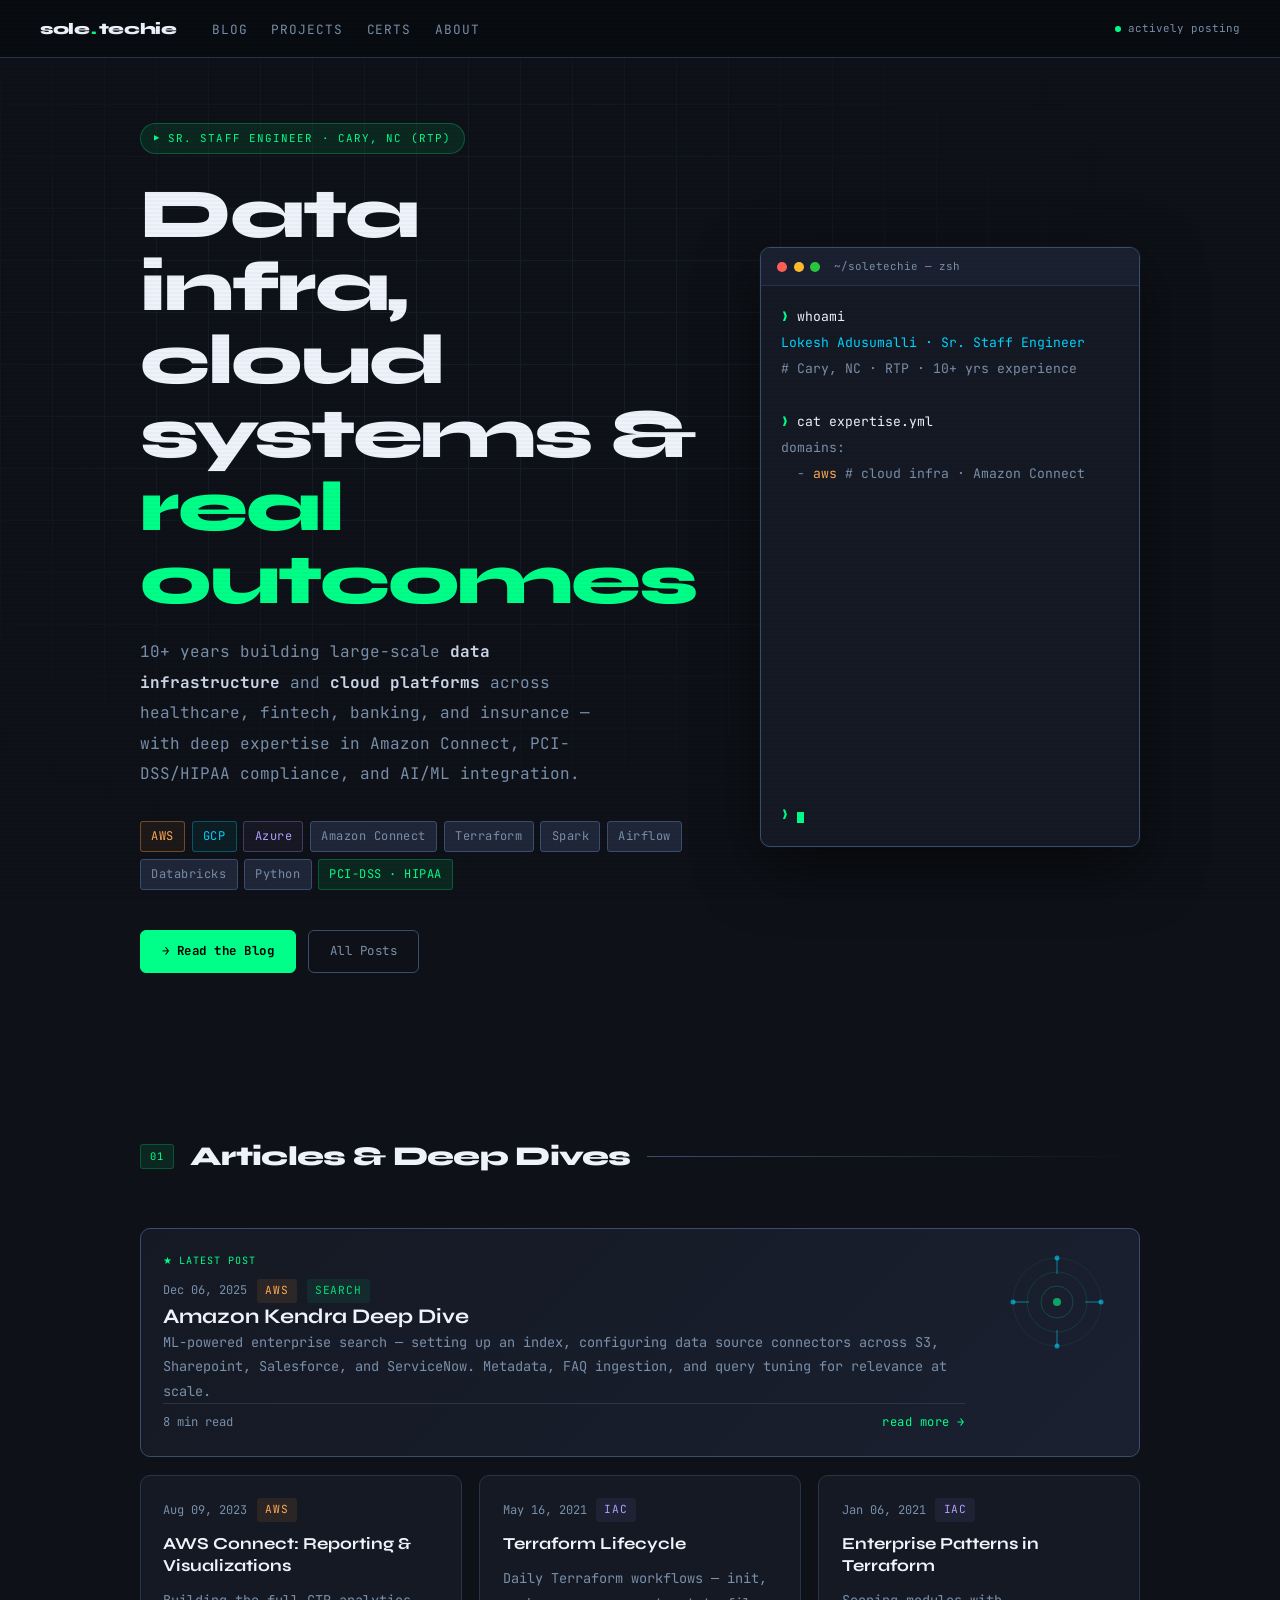
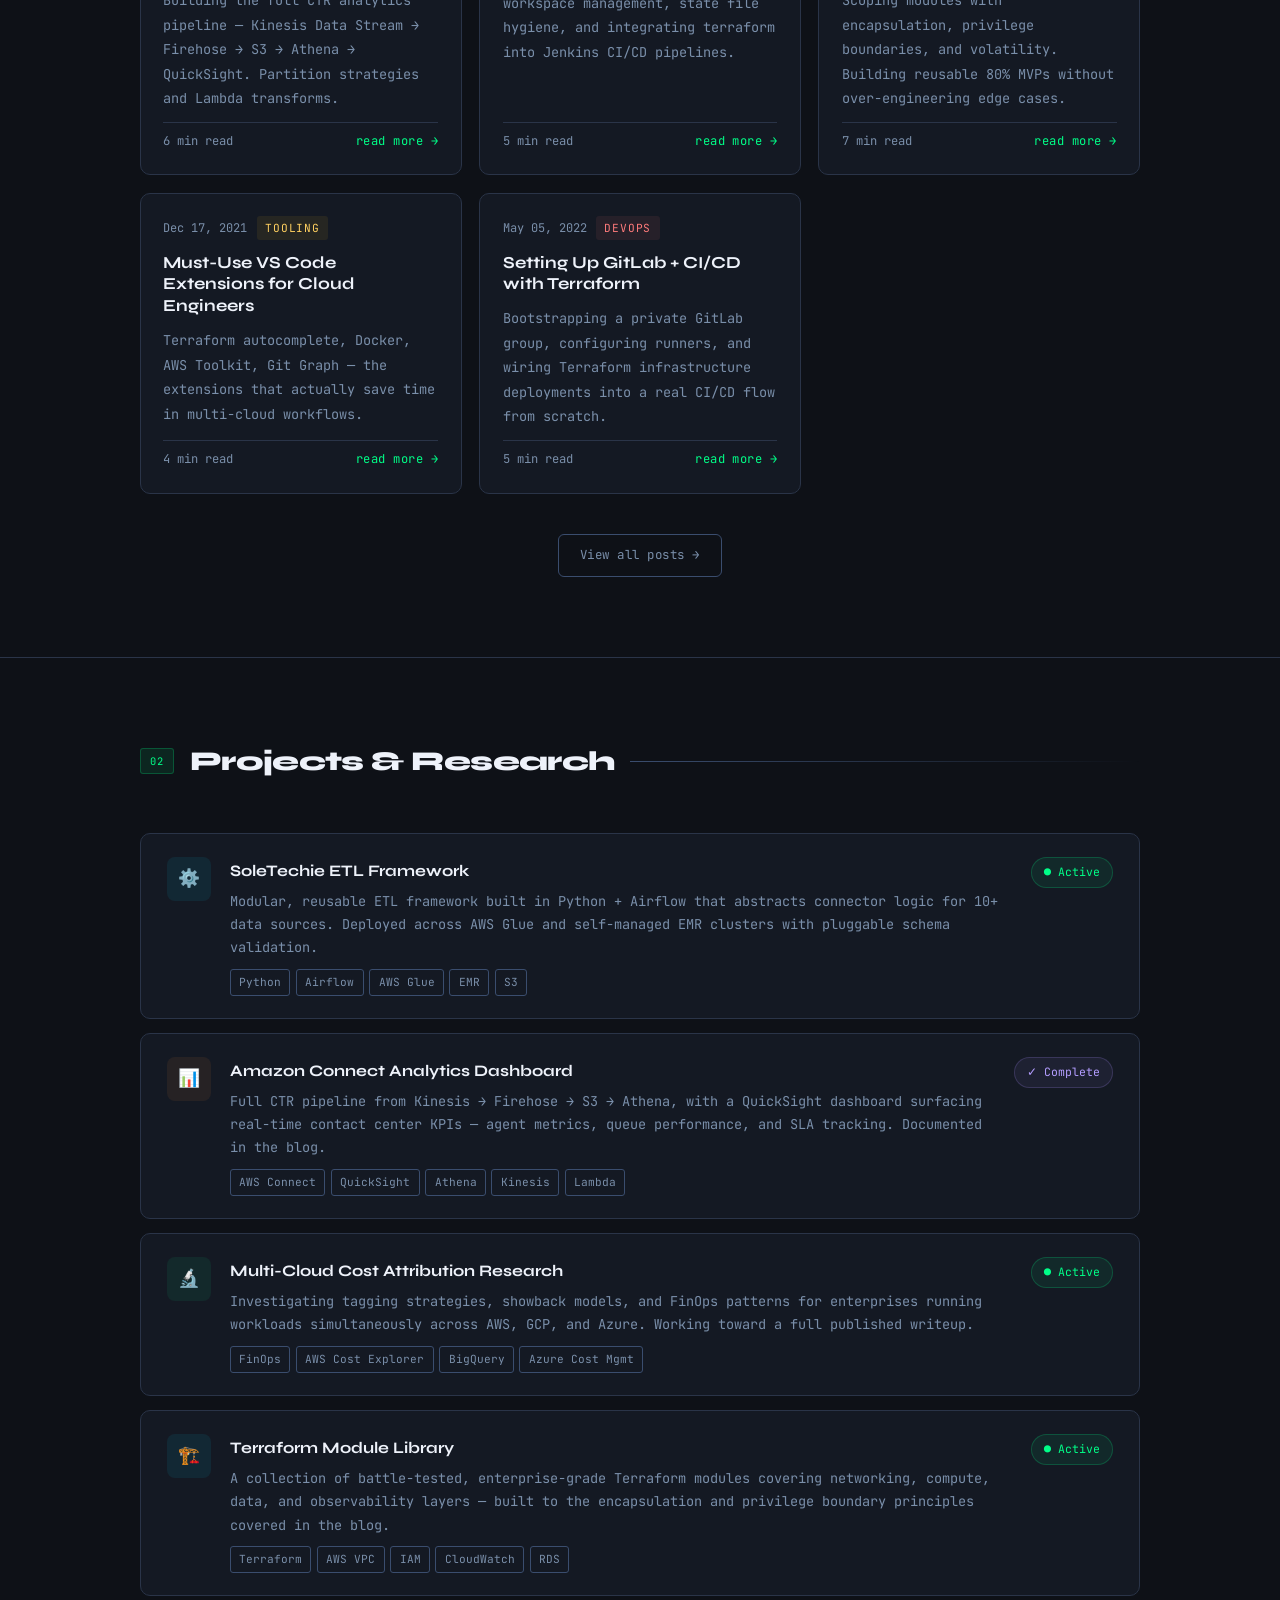
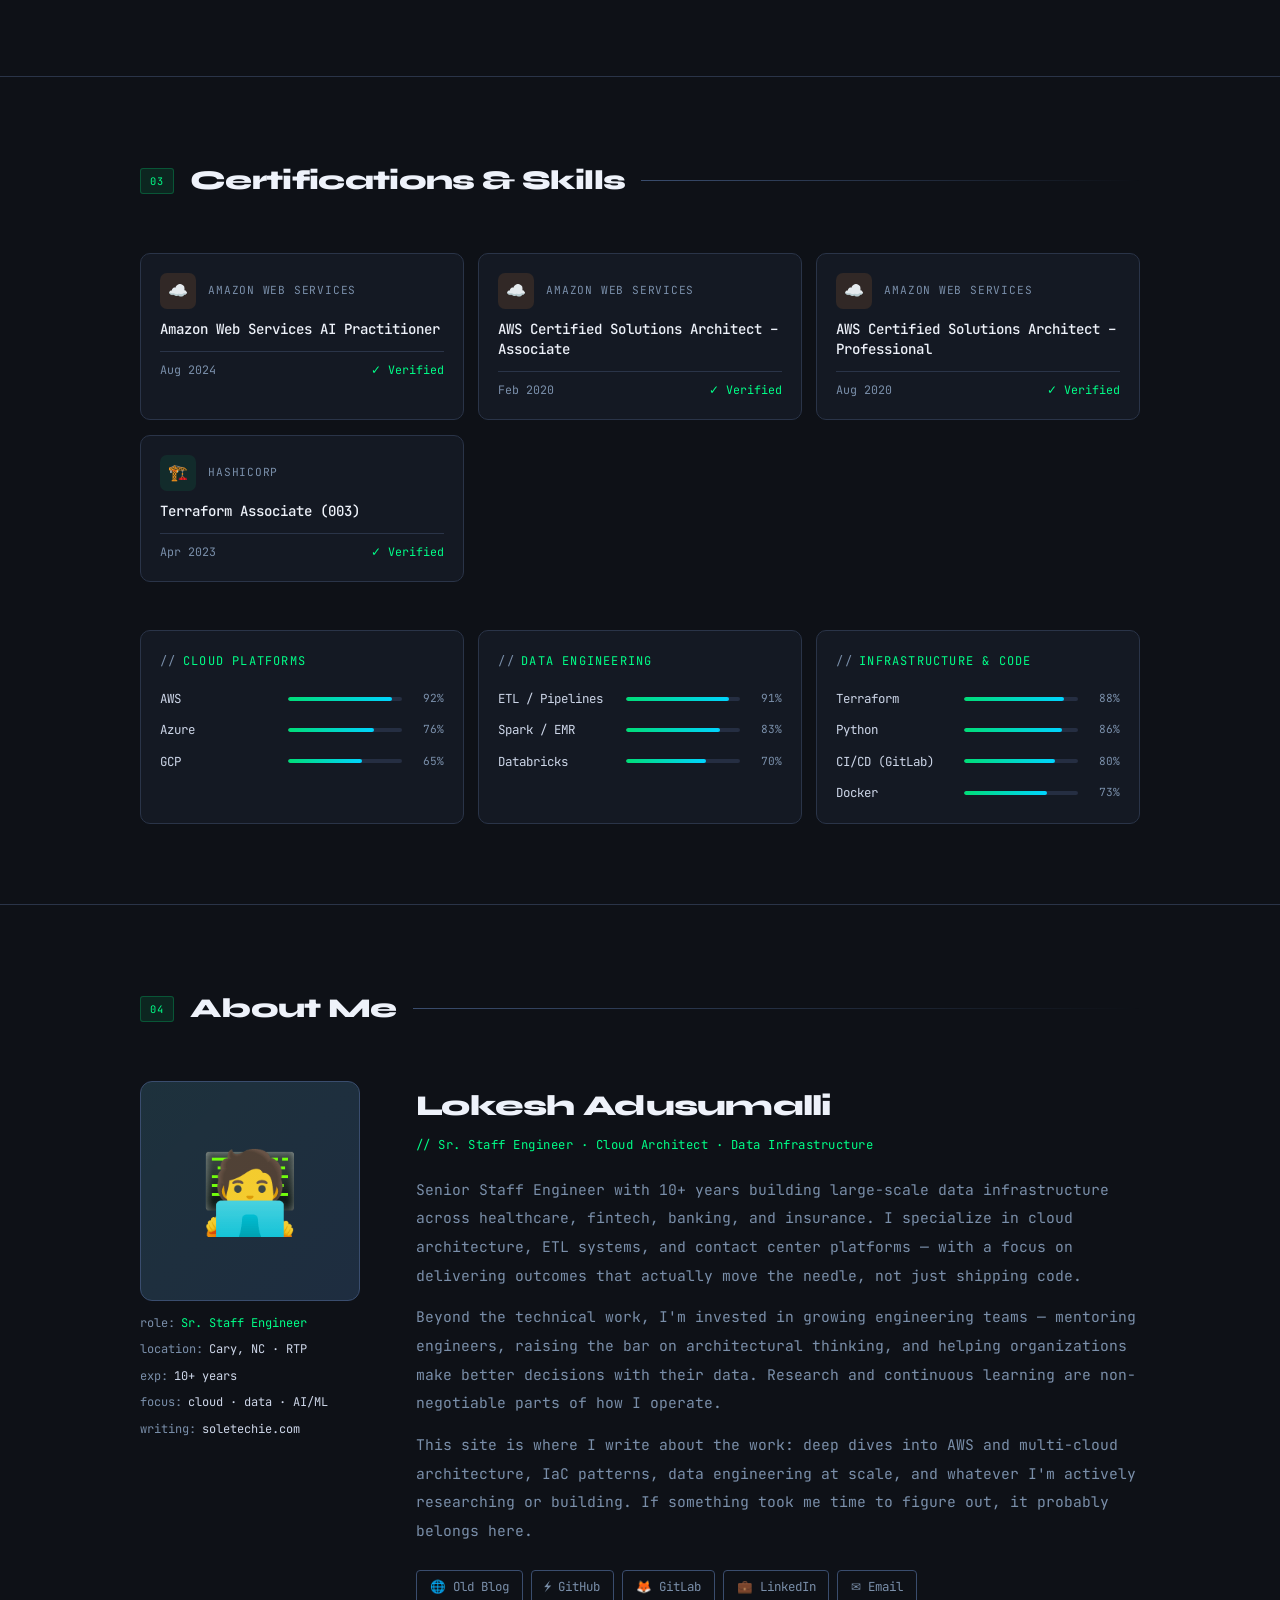
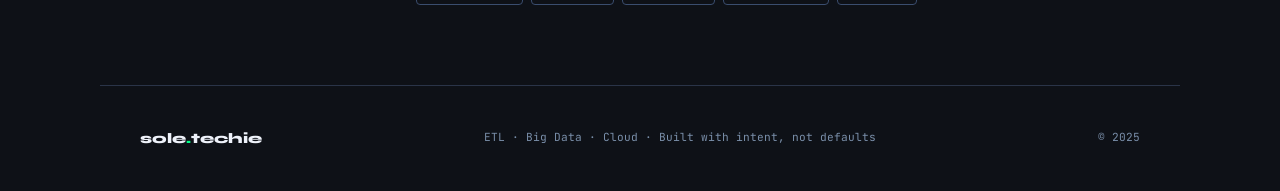
<file: index.html>
<!DOCTYPE html>
<html lang="en">
<head>
  <meta charset="UTF-8" />
  <meta name="viewport" content="width=device-width, initial-scale=1.0" />
  <meta name="description" content="SoleTechie — ETL, big data, and cloud architecture across AWS, GCP & Azure. Deep dives, projects, patents, and certifications." />
  <title>SoleTechie</title>
  <link rel="icon" type="image/svg+xml" href="data:image/svg+xml,<svg xmlns='http://www.w3.org/2000/svg' viewBox='0 0 32 32'><rect width='32' height='32' rx='6' fill='%23080b0f'/><text y='24' x='4' font-size='22' font-family='monospace' fill='%2300ff88'>S</text></svg>" />
  <link rel="stylesheet" href="css/main.css" />
</head>
<body>

<!-- NAV -->
<nav class="nav">
  <a href="index.html" class="nav-logo">sole<span class="accent">.</span>techie</a>
  <ul class="nav-links">
    <li><a href="#blog">Blog</a></li>
    <li><a href="#projects">Projects</a></li>
    <li><a href="#certs">Certs</a></li>
    <li><a href="#about">About</a></li>
  </ul>
  <div class="nav-badge">
    <span class="nav-badge-dot"></span>
    <span>actively posting</span>
  </div>
</nav>

<!-- HERO -->
<div class="hero-bg"></div>
<section id="home">
  <div class="hero">

    <!-- Left: copy -->
    <div class="hero-left">
      <div class="hero-eyebrow">Sr. Staff Engineer · Cary, NC (RTP)</div>

      <h1>Data infra,<br/>cloud systems &<br/><em>real outcomes</em></h1>

      <p class="hero-desc">
        10+ years building large-scale <strong>data infrastructure</strong> and <strong>cloud platforms</strong>
        across healthcare, fintech, banking, and insurance — with deep expertise in
        Amazon Connect, PCI-DSS/HIPAA compliance, and AI/ML integration.
      </p>

      <div class="hero-chips">
        <span class="chip chip-aws">AWS</span>
        <span class="chip chip-gcp">GCP</span>
        <span class="chip chip-azure">Azure</span>
        <span class="chip">Amazon Connect</span>
        <span class="chip">Terraform</span>
        <span class="chip">Spark</span>
        <span class="chip">Airflow</span>
        <span class="chip">Databricks</span>
        <span class="chip">Python</span>
        <span class="chip chip-green">PCI-DSS · HIPAA</span>
      </div>

      <div class="hero-actions">
        <a href="#blog" class="btn btn-primary">→ Read the Blog</a>
        <a href="blog/index.html" class="btn btn-outline">All Posts</a>
      </div>
    </div>

    <!-- Right: terminal -->
    <div class="hero-terminal">
      <div class="term-bar">
        <span class="tdot tdot-r"></span>
        <span class="tdot tdot-y"></span>
        <span class="tdot tdot-g"></span>
        <span class="term-title">~/soletechie — zsh</span>
      </div>
      <div class="term-body">
        <span class="tl tw-line"><span class="tp">❯ </span><span class="tc">whoami</span></span>
        <span class="tl tw-line"><span class="to">Lokesh Adusumalli · Sr. Staff Engineer</span></span>
        <span class="tl tw-line"><span class="td"># Cary, NC · RTP · 10+ yrs experience</span></span>
        <span class="tl">&nbsp;</span>
        <span class="tl tw-line"><span class="tp">❯ </span><span class="tc">cat expertise.yml</span></span>
        <span class="tl tw-line"><span class="td">domains:</span></span>
        <span class="tl tw-line"><span class="td">&nbsp;&nbsp;- </span><span class="tw">aws</span><span class="td"> # cloud infra · Amazon Connect</span></span>
        <span class="tl tw-line"><span class="td">&nbsp;&nbsp;- </span><span class="to">data-engineering</span><span class="td"> # ETL · big data</span></span>
        <span class="tl tw-line"><span class="td">&nbsp;&nbsp;- </span><span class="ts">compliance</span><span class="td"> # PCI-DSS · HIPAA</span></span>
        <span class="tl tw-line"><span class="td">&nbsp;&nbsp;- </span><span class="to">ai-ml</span><span class="td"> # Bedrock · integrations</span></span>
        <span class="tl tw-line"><span class="td">industries: healthcare · fintech · banking · insurance</span></span>
        <span class="tl tw-line"><span class="td">iac: terraform</span></span>
        <span class="tl">&nbsp;</span>
        <span class="tl tw-line"><span class="tp">❯ </span><span class="tc">git log --oneline -3</span></span>
        <span class="tl tw-line"><span class="tw">a3f2c1d</span><span class="td"> Amazon Kendra deep dive</span></span>
        <span class="tl tw-line"><span class="tw">8d91b2e</span><span class="td"> AWS Connect reporting pipeline</span></span>
        <span class="tl tw-line"><span class="tw">c42a0f8</span><span class="td"> Enterprise Terraform patterns</span></span>
        <span class="tl">&nbsp;</span>
        <span class="tl"><span class="tp">❯ </span><span class="tcursor"></span></span>
      </div>
    </div>

  </div>
</section>

<!-- BLOG -->
<section id="blog" class="section">
  <div class="container">
    <div class="sec-head reveal">
      <span class="sec-num">01</span>
      <h2 class="sec-title">Articles & Deep Dives</h2>
      <div class="sec-line"></div>
    </div>

    <div class="posts-grid">

      <a href="posts/amazon-kendra-deep-dive.html" class="post-card featured reveal">
        <div class="post-body">
          <div class="featured-label">Latest Post</div>
          <div class="post-meta">
            <span class="post-date">Dec 06, 2025</span>
            <span class="post-tag tag-aws">AWS</span>
            <span class="post-tag tag-data">Search</span>
          </div>
          <div class="post-title">Amazon Kendra Deep Dive</div>
          <p class="post-excerpt">ML-powered enterprise search — setting up an index, configuring data source connectors across S3, Sharepoint, Salesforce, and ServiceNow. Metadata, FAQ ingestion, and query tuning for relevance at scale.</p>
          <div class="post-footer">
            <span>8 min read</span>
            <span class="post-read">read more →</span>
          </div>
        </div>
        <div class="post-glyph">
          <svg width="100" height="100" viewBox="0 0 100 100" xmlns="http://www.w3.org/2000/svg" aria-hidden="true">
            <circle cx="50" cy="50" r="44" fill="none" stroke="rgba(0,255,136,.08)" stroke-width="1"/>
            <circle cx="50" cy="50" r="30" fill="none" stroke="rgba(0,255,136,.12)" stroke-width="1"/>
            <circle cx="50" cy="50" r="16" fill="none" stroke="rgba(0,255,136,.2)" stroke-width="1"/>
            <circle cx="50" cy="50" r="4"  fill="rgba(0,255,136,.6)"/>
            <line x1="50" y1="6"  x2="50" y2="22" stroke="rgba(0,212,255,.35)" stroke-width="1.5"/>
            <line x1="50" y1="78" x2="50" y2="94" stroke="rgba(0,212,255,.35)" stroke-width="1.5"/>
            <line x1="6"  y1="50" x2="22" y2="50" stroke="rgba(0,212,255,.35)" stroke-width="1.5"/>
            <line x1="78" y1="50" x2="94" y2="50" stroke="rgba(0,212,255,.35)" stroke-width="1.5"/>
            <circle cx="50" cy="6"  r="2.5" fill="rgba(0,212,255,.6)"/>
            <circle cx="50" cy="94" r="2.5" fill="rgba(0,212,255,.6)"/>
            <circle cx="6"  cy="50" r="2.5" fill="rgba(0,212,255,.6)"/>
            <circle cx="94" cy="50" r="2.5" fill="rgba(0,212,255,.6)"/>
          </svg>
        </div>
      </a>

      <a href="posts/aws-connect-reporting.html" class="post-card reveal">
        <div class="post-meta">
          <span class="post-date">Aug 09, 2023</span>
          <span class="post-tag tag-aws">AWS</span>
        </div>
        <div class="post-title">AWS Connect: Reporting & Visualizations</div>
        <p class="post-excerpt">Building the full CTR analytics pipeline — Kinesis Data Stream → Firehose → S3 → Athena → QuickSight. Partition strategies and Lambda transforms.</p>
        <div class="post-footer">
          <span>6 min read</span>
          <span class="post-read">read more →</span>
        </div>
      </a>

      <a href="posts/terraform-lifecycle.html" class="post-card reveal">
        <div class="post-meta">
          <span class="post-date">May 16, 2021</span>
          <span class="post-tag tag-iac">IaC</span>
        </div>
        <div class="post-title">Terraform Lifecycle</div>
        <p class="post-excerpt">Daily Terraform workflows — init, workspace management, state file hygiene, and integrating terraform into Jenkins CI/CD pipelines.</p>
        <div class="post-footer">
          <span>5 min read</span>
          <span class="post-read">read more →</span>
        </div>
      </a>

      <a href="posts/enterprise-patterns-terraform.html" class="post-card reveal">
        <div class="post-meta">
          <span class="post-date">Jan 06, 2021</span>
          <span class="post-tag tag-iac">IaC</span>
        </div>
        <div class="post-title">Enterprise Patterns in Terraform</div>
        <p class="post-excerpt">Scoping modules with encapsulation, privilege boundaries, and volatility. Building reusable 80% MVPs without over-engineering edge cases.</p>
        <div class="post-footer">
          <span>7 min read</span>
          <span class="post-read">read more →</span>
        </div>
      </a>

      <a href="posts/vscode-extensions-cloud.html" class="post-card reveal">
        <div class="post-meta">
          <span class="post-date">Dec 17, 2021</span>
          <span class="post-tag tag-tool">Tooling</span>
        </div>
        <div class="post-title">Must-Use VS Code Extensions for Cloud Engineers</div>
        <p class="post-excerpt">Terraform autocomplete, Docker, AWS Toolkit, Git Graph — the extensions that actually save time in multi-cloud workflows.</p>
        <div class="post-footer">
          <span>4 min read</span>
          <span class="post-read">read more →</span>
        </div>
      </a>

      <a href="posts/gitlab-cicd-setup.html" class="post-card reveal">
        <div class="post-meta">
          <span class="post-date">May 05, 2022</span>
          <span class="post-tag tag-devops">DevOps</span>
        </div>
        <div class="post-title">Setting Up GitLab + CI/CD with Terraform</div>
        <p class="post-excerpt">Bootstrapping a private GitLab group, configuring runners, and wiring Terraform infrastructure deployments into a real CI/CD flow from scratch.</p>
        <div class="post-footer">
          <span>5 min read</span>
          <span class="post-read">read more →</span>
        </div>
      </a>

    </div>

    <div style="text-align:center; margin-top:2.5rem;" class="reveal">
      <a href="blog/index.html" class="btn btn-outline">View all posts →</a>
    </div>
  </div>
</section>

<!-- PROJECTS -->
<section id="projects" class="section">
  <div class="container">
    <div class="sec-head reveal">
      <span class="sec-num">02</span>
      <h2 class="sec-title">Projects & Research</h2>
      <div class="sec-line"></div>
    </div>

    <div class="projects-list">

      <div class="proj-card reveal">
        <div class="proj-icon pi-build">⚙️</div>
        <div>
          <div class="proj-name">SoleTechie ETL Framework</div>
          <div class="proj-desc">Modular, reusable ETL framework built in Python + Airflow that abstracts connector logic for 10+ data sources. Deployed across AWS Glue and self-managed EMR clusters with pluggable schema validation.</div>
          <div class="proj-tags">
            <span class="proj-tag">Python</span>
            <span class="proj-tag">Airflow</span>
            <span class="proj-tag">AWS Glue</span>
            <span class="proj-tag">EMR</span>
            <span class="proj-tag">S3</span>
          </div>
        </div>
        <span class="proj-status s-active">● Active</span>
      </div>

      <div class="proj-card reveal">
        <div class="proj-icon pi-data">📊</div>
        <div>
          <div class="proj-name">Amazon Connect Analytics Dashboard</div>
          <div class="proj-desc">Full CTR pipeline from Kinesis → Firehose → S3 → Athena, with a QuickSight dashboard surfacing real-time contact center KPIs — agent metrics, queue performance, and SLA tracking. Documented in the blog.</div>
          <div class="proj-tags">
            <span class="proj-tag">AWS Connect</span>
            <span class="proj-tag">QuickSight</span>
            <span class="proj-tag">Athena</span>
            <span class="proj-tag">Kinesis</span>
            <span class="proj-tag">Lambda</span>
          </div>
        </div>
        <span class="proj-status s-done">✓ Complete</span>
      </div>

      <div class="proj-card reveal">
        <div class="proj-icon pi-research">🔬</div>
        <div>
          <div class="proj-name">Multi-Cloud Cost Attribution Research</div>
          <div class="proj-desc">Investigating tagging strategies, showback models, and FinOps patterns for enterprises running workloads simultaneously across AWS, GCP, and Azure. Working toward a full published writeup.</div>
          <div class="proj-tags">
            <span class="proj-tag">FinOps</span>
            <span class="proj-tag">AWS Cost Explorer</span>
            <span class="proj-tag">BigQuery</span>
            <span class="proj-tag">Azure Cost Mgmt</span>
          </div>
        </div>
        <span class="proj-status s-active">● Active</span>
      </div>

      <div class="proj-card reveal">
        <div class="proj-icon pi-build">🏗️</div>
        <div>
          <div class="proj-name">Terraform Module Library</div>
          <div class="proj-desc">A collection of battle-tested, enterprise-grade Terraform modules covering networking, compute, data, and observability layers — built to the encapsulation and privilege boundary principles covered in the blog.</div>
          <div class="proj-tags">
            <span class="proj-tag">Terraform</span>
            <span class="proj-tag">AWS VPC</span>
            <span class="proj-tag">IAM</span>
            <span class="proj-tag">CloudWatch</span>
            <span class="proj-tag">RDS</span>
          </div>
        </div>
        <span class="proj-status s-active">● Active</span>
      </div>

    </div>
  </div>
</section>

<!-- CERTIFICATIONS & SKILLS -->
<section id="certs" class="section">
  <div class="container">
    <div class="sec-head reveal">
      <span class="sec-num">03</span>
      <h2 class="sec-title">Certifications & Skills</h2>
      <div class="sec-line"></div>
    </div>

    <div class="certs-grid">
      <div class="cert-card reveal">
        <div class="cert-top"><div class="cert-icon ci-aws">☁️</div><span class="cert-provider">Amazon Web Services</span></div>
        <div class="cert-name">Amazon Web Services AI Practitioner</div>
        <div class="cert-foot"><span> Aug 2024</span><span class="cert-ok">Verified</span></div>
      </div>
      <div class="cert-card reveal">
        <div class="cert-top"><div class="cert-icon ci-aws">☁️</div><span class="cert-provider">Amazon Web Services</span></div>
        <div class="cert-name">AWS Certified Solutions Architect – Associate</div>
        <div class="cert-foot"><span> Feb 2020 </span><span class="cert-ok">Verified</span></div>
      </div>
      <div class="cert-card reveal">
        <div class="cert-top"><div class="cert-icon ci-aws">☁️</div><span class="cert-provider">Amazon Web Services</span></div>
        <div class="cert-name">AWS Certified Solutions Architect – Professional</div>
        <div class="cert-foot"><span> Aug 2020 </span><span class="cert-ok">Verified</span></div>
      </div>
      <div class="cert-card reveal">
        <div class="cert-top"><div class="cert-icon ci-hashi">🏗️</div><span class="cert-provider">HashiCorp</span></div>
        <div class="cert-name">Terraform Associate (003)</div>
        <div class="cert-foot"><span> Apr 2023 </span><span class="cert-ok">Verified</span></div>
      </div>
    </div>

    <div class="skills-wrapper">
      <div class="skill-group reveal">
        <div class="skill-group-label">Cloud Platforms</div>
        <div class="skill-bars">
          <div class="skill-row"><span class="skill-label">AWS</span><div class="bar-track"><div class="bar-fill" style="width:92%"></div></div><span class="skill-pct">92%</span></div>
          <div class="skill-row"><span class="skill-label">Azure</span><div class="bar-track"><div class="bar-fill" style="width:76%"></div></div><span class="skill-pct">76%</span></div>
          <div class="skill-row"><span class="skill-label">GCP</span><div class="bar-track"><div class="bar-fill" style="width:65%"></div></div><span class="skill-pct">65%</span></div>
        </div>
      </div>
      <div class="skill-group reveal">
        <div class="skill-group-label">Data Engineering</div>
        <div class="skill-bars">
          <div class="skill-row"><span class="skill-label">ETL / Pipelines</span><div class="bar-track"><div class="bar-fill" style="width:91%"></div></div><span class="skill-pct">91%</span></div>
          <div class="skill-row"><span class="skill-label">Spark / EMR</span><div class="bar-track"><div class="bar-fill" style="width:83%"></div></div><span class="skill-pct">83%</span></div>
          <div class="skill-row"><span class="skill-label">Databricks</span><div class="bar-track"><div class="bar-fill" style="width:70%"></div></div><span class="skill-pct">70%</span></div>
        </div>
      </div>
      <div class="skill-group reveal">
        <div class="skill-group-label">Infrastructure & Code</div>
        <div class="skill-bars">
          <div class="skill-row"><span class="skill-label">Terraform</span><div class="bar-track"><div class="bar-fill" style="width:88%"></div></div><span class="skill-pct">88%</span></div>
          <div class="skill-row"><span class="skill-label">Python</span><div class="bar-track"><div class="bar-fill" style="width:86%"></div></div><span class="skill-pct">86%</span></div>
          <div class="skill-row"><span class="skill-label">CI/CD (GitLab)</span><div class="bar-track"><div class="bar-fill" style="width:80%"></div></div><span class="skill-pct">80%</span></div>
          <div class="skill-row"><span class="skill-label">Docker</span><div class="bar-track"><div class="bar-fill" style="width:73%"></div></div><span class="skill-pct">73%</span></div>
        </div>
      </div>
    </div>
  </div>
</section>

<!-- ABOUT -->
<section id="about" class="section">
  <div class="container">
    <div class="sec-head reveal">
      <span class="sec-num">04</span>
      <h2 class="sec-title">About Me</h2>
      <div class="sec-line"></div>
    </div>

    <div class="about-grid">

      <div class="about-avatar-wrap reveal">
        <div class="about-avatar">🧑‍💻</div>
        <div class="about-status">
          <div class="about-status-row">
            <span class="about-status-key">role:</span>
            <span class="about-status-val green">Sr. Staff Engineer</span>
          </div>
          <div class="about-status-row">
            <span class="about-status-key">location:</span>
            <span class="about-status-val">Cary, NC · RTP</span>
          </div>
          <div class="about-status-row">
            <span class="about-status-key">exp:</span>
            <span class="about-status-val">10+ years</span>
          </div>
          <div class="about-status-row">
            <span class="about-status-key">focus:</span>
            <span class="about-status-val">cloud · data · AI/ML</span>
          </div>
          <div class="about-status-row">
            <span class="about-status-key">writing:</span>
            <span class="about-status-val">soletechie.com</span>
          </div>
        </div>
      </div>

      <div class="reveal">
        <div class="about-name">Lokesh Adusumalli</div>
        <div class="about-role">// Sr. Staff Engineer · Cloud Architect · Data Infrastructure</div>
        <div class="about-bio">
          <p>Senior Staff Engineer with 10+ years building large-scale data infrastructure across healthcare, fintech, banking, and insurance. I specialize in cloud architecture, ETL systems, and contact center platforms — with a focus on delivering outcomes that actually move the needle, not just shipping code.</p>
          <p>Beyond the technical work, I'm invested in growing engineering teams — mentoring engineers, raising the bar on architectural thinking, and helping organizations make better decisions with their data. Research and continuous learning are non-negotiable parts of how I operate.</p>
          <p>This site is where I write about the work: deep dives into AWS and multi-cloud architecture, IaC patterns, data engineering at scale, and whatever I'm actively researching or building. If something took me time to figure out, it probably belongs here.</p>
        </div>
        <div class="about-links">
          <a href="https://www.soletechie.com" class="about-link">🌐 Old Blog</a>
          <a href="https://github.com/soletechie1" class="about-link">⚡ GitHub</a>
          <a href="https://gitlab.com/soletechie" class="about-link">🦊 GitLab</a>
          <a href="#" class="about-link">💼 LinkedIn</a>
          <a href="mailto:hello@soletechie.com" class="about-link">✉ Email</a>
        </div>
      </div>

    </div>
  </div>
</section>

<!-- FOOTER -->
<footer>
  <div class="footer">
    <span class="footer-logo">sole<span class="accent">.</span>techie</span>
    <span class="footer-copy">ETL · Big Data · Cloud · Built with intent, not defaults</span>
    <span>© 2025</span>
  </div>
</footer>

<script src="js/main.js"></script>
</body>
</html>
</file>
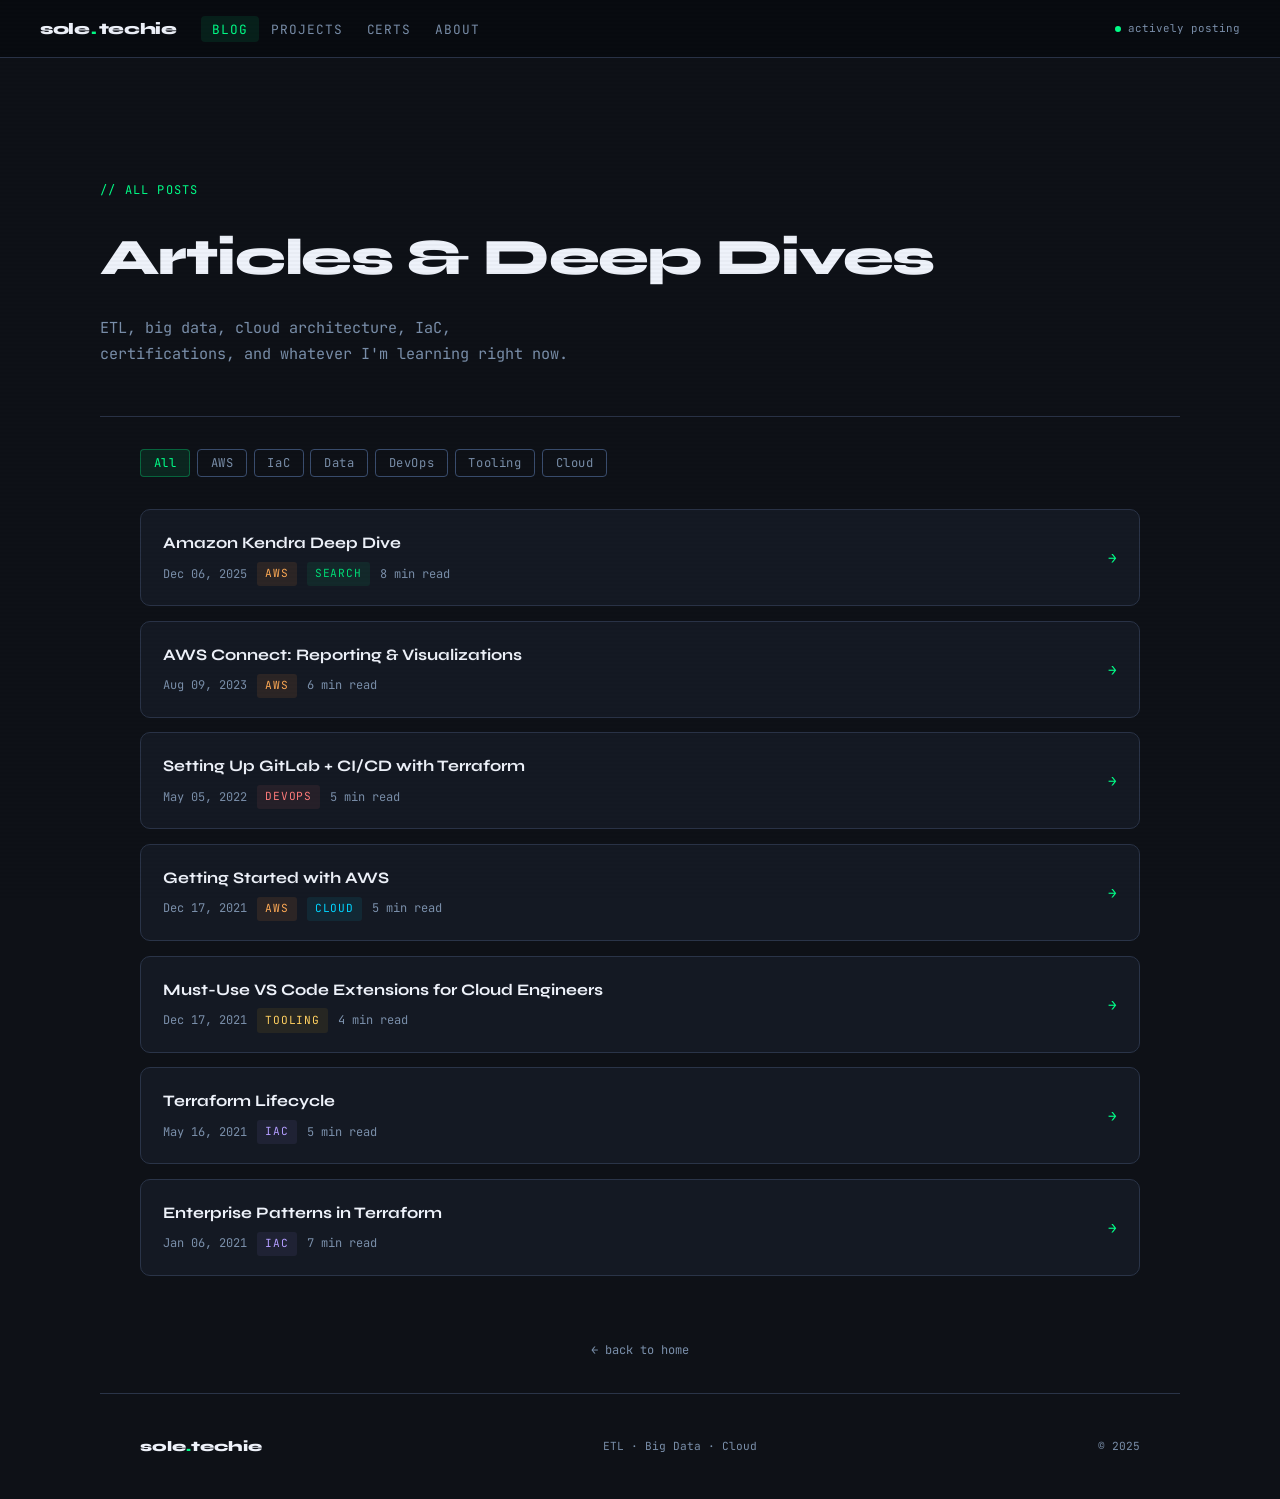
<file: blog/index.html>
<!DOCTYPE html>
<html lang="en">
<head>
  <meta charset="UTF-8" />
  <meta name="viewport" content="width=device-width, initial-scale=1.0" />
  <meta name="description" content="All articles — ETL, cloud, Terraform, AWS, data engineering and more." />
  <title>Blog — SoleTechie</title>
  <link rel="icon" type="image/svg+xml" href="data:image/svg+xml,<svg xmlns='http://www.w3.org/2000/svg' viewBox='0 0 32 32'><rect width='32' height='32' rx='6' fill='%23080b0f'/><text y='24' x='4' font-size='22' font-family='monospace' fill='%2300ff88'>S</text></svg>" />
  <link rel="stylesheet" href="../css/main.css" />
</head>
<body>

<nav class="nav">
  <a href="../index.html" class="nav-logo">sole<span class="accent">.</span>techie</a>
  <ul class="nav-links">
    <li><a href="index.html" class="active">Blog</a></li>
    <li><a href="../index.html#projects">Projects</a></li>
    <li><a href="../index.html#certs">Certs</a></li>
    <li><a href="../index.html#about">About</a></li>
  </ul>
  <div class="nav-badge">
    <span class="nav-badge-dot"></span>
    <span>actively posting</span>
  </div>
</nav>

<div class="page-body">
  <div class="blog-hero container">
    <div class="blog-hero-tag">// All Posts</div>
    <h1>Articles & Deep Dives</h1>
    <p>ETL, big data, cloud architecture, IaC, certifications, and whatever I'm learning right now.</p>
  </div>

  <div class="container">
    <!-- Filter buttons -->
    <div class="blog-filters">
      <button class="filter-btn active" data-tag="all">All</button>
      <button class="filter-btn" data-tag="aws">AWS</button>
      <button class="filter-btn" data-tag="iac">IaC</button>
      <button class="filter-btn" data-tag="data">Data</button>
      <button class="filter-btn" data-tag="devops">DevOps</button>
      <button class="filter-btn" data-tag="tool">Tooling</button>
      <button class="filter-btn" data-tag="cloud">Cloud</button>
    </div>

    <div class="all-posts">

      <a href="../posts/amazon-kendra-deep-dive.html" class="list-card" data-tags="aws data">
        <div>
          <div class="list-card-title">Amazon Kendra Deep Dive</div>
          <div class="list-card-meta">
            <span>Dec 06, 2025</span>
            <span class="post-tag tag-aws">AWS</span>
            <span class="post-tag tag-data">Search</span>
            <span>8 min read</span>
          </div>
        </div>
        <span class="list-card-arrow">→</span>
      </a>

      <a href="../posts/aws-connect-reporting.html" class="list-card" data-tags="aws data">
        <div>
          <div class="list-card-title">AWS Connect: Reporting & Visualizations</div>
          <div class="list-card-meta">
            <span>Aug 09, 2023</span>
            <span class="post-tag tag-aws">AWS</span>
            <span>6 min read</span>
          </div>
        </div>
        <span class="list-card-arrow">→</span>
      </a>

      <a href="../posts/gitlab-cicd-setup.html" class="list-card" data-tags="devops">
        <div>
          <div class="list-card-title">Setting Up GitLab + CI/CD with Terraform</div>
          <div class="list-card-meta">
            <span>May 05, 2022</span>
            <span class="post-tag tag-devops">DevOps</span>
            <span>5 min read</span>
          </div>
        </div>
        <span class="list-card-arrow">→</span>
      </a>

      <a href="../posts/getting-started-aws.html" class="list-card" data-tags="aws cloud">
        <div>
          <div class="list-card-title">Getting Started with AWS</div>
          <div class="list-card-meta">
            <span>Dec 17, 2021</span>
            <span class="post-tag tag-aws">AWS</span>
            <span class="post-tag tag-cloud">Cloud</span>
            <span>5 min read</span>
          </div>
        </div>
        <span class="list-card-arrow">→</span>
      </a>

      <a href="../posts/vscode-extensions-cloud.html" class="list-card" data-tags="tool">
        <div>
          <div class="list-card-title">Must-Use VS Code Extensions for Cloud Engineers</div>
          <div class="list-card-meta">
            <span>Dec 17, 2021</span>
            <span class="post-tag tag-tool">Tooling</span>
            <span>4 min read</span>
          </div>
        </div>
        <span class="list-card-arrow">→</span>
      </a>

      <a href="../posts/terraform-lifecycle.html" class="list-card" data-tags="iac">
        <div>
          <div class="list-card-title">Terraform Lifecycle</div>
          <div class="list-card-meta">
            <span>May 16, 2021</span>
            <span class="post-tag tag-iac">IaC</span>
            <span>5 min read</span>
          </div>
        </div>
        <span class="list-card-arrow">→</span>
      </a>

      <a href="../posts/enterprise-patterns-terraform.html" class="list-card" data-tags="iac">
        <div>
          <div class="list-card-title">Enterprise Patterns in Terraform</div>
          <div class="list-card-meta">
            <span>Jan 06, 2021</span>
            <span class="post-tag tag-iac">IaC</span>
            <span>7 min read</span>
          </div>
        </div>
        <span class="list-card-arrow">→</span>
      </a>

    </div>

    <div style="padding: 4rem 0 2rem; text-align:center; font-size:0.75rem; color:var(--text-dim);">
      <a href="../index.html" style="color:var(--text-dim);">← back to home</a>
    </div>
  </div>
</div>

<footer>
  <div class="footer">
    <span class="footer-logo">sole<span class="accent">.</span>techie</span>
    <span class="footer-copy">ETL · Big Data · Cloud</span>
    <span>© 2025</span>
  </div>
</footer>

<script src="../js/main.js"></script>
</body>
</html>
</file>
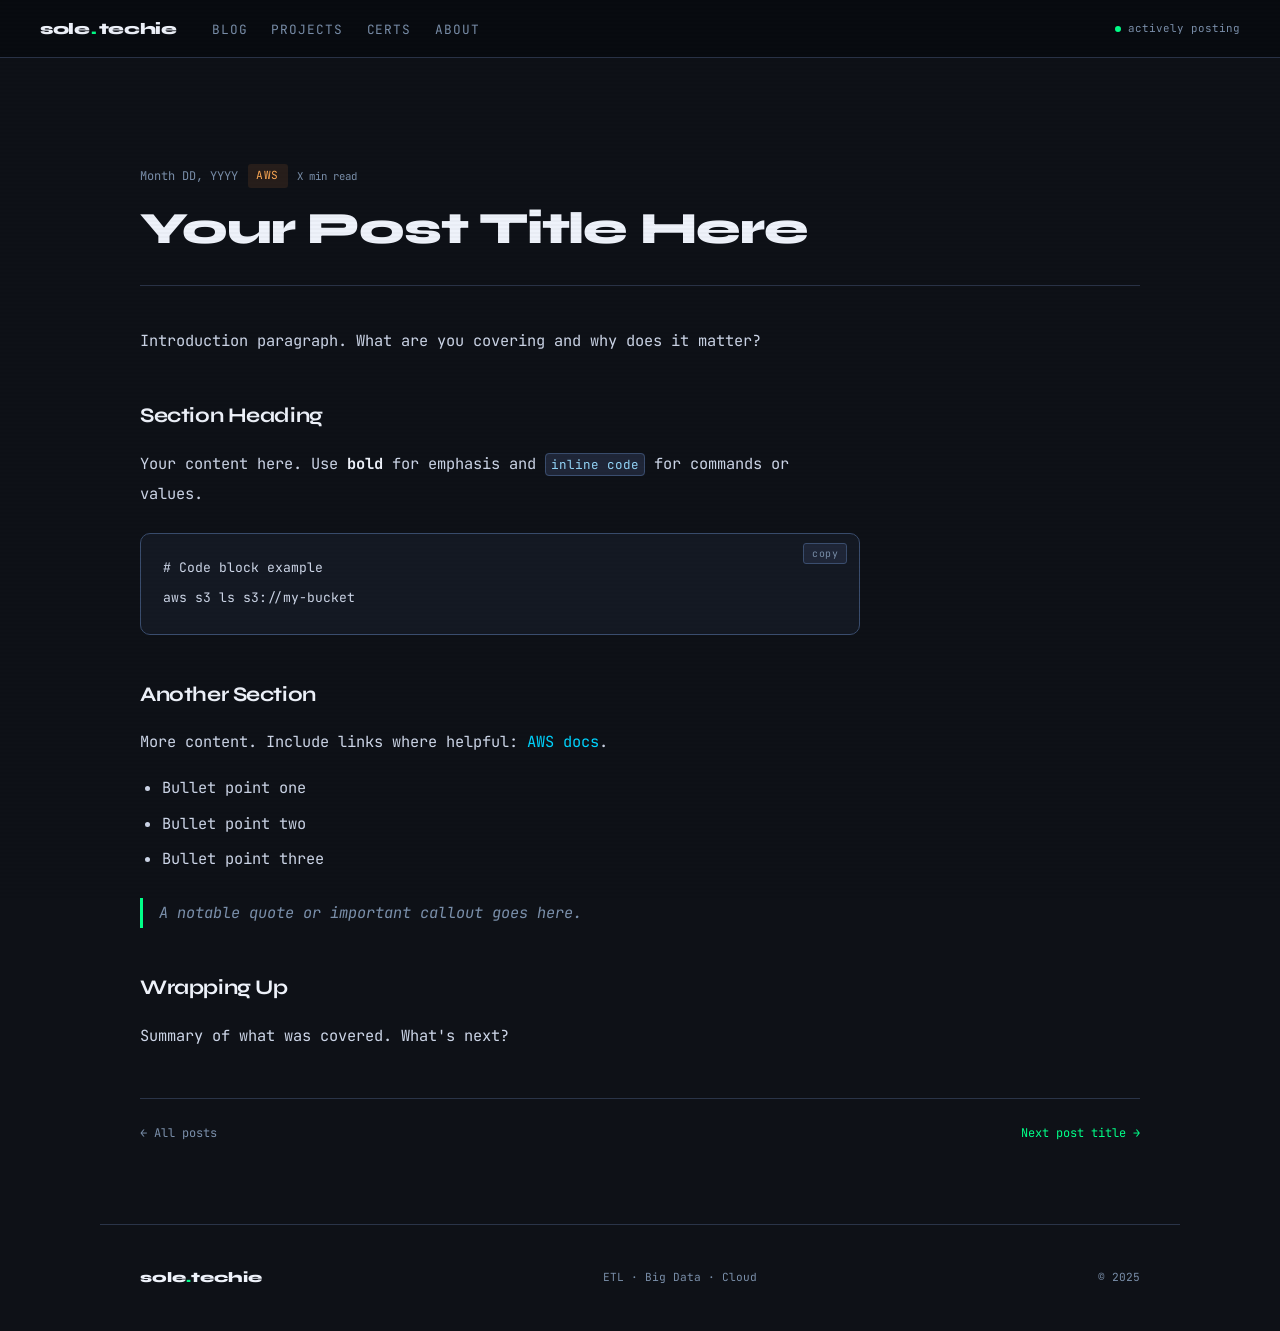
<file: posts/_template.html>
<!DOCTYPE html>
<html lang="en">
<head>
  <meta charset="UTF-8" />
  <meta name="viewport" content="width=device-width, initial-scale=1.0" />
  <meta name="description" content="POST DESCRIPTION HERE" />
  <title>POST TITLE — SoleTechie</title>
  <link rel="icon" type="image/svg+xml" href="data:image/svg+xml,<svg xmlns='http://www.w3.org/2000/svg' viewBox='0 0 32 32'><rect width='32' height='32' rx='6' fill='%23080b0f'/><text y='24' x='4' font-size='22' font-family='monospace' fill='%2300ff88'>S</text></svg>" />
  <link rel="stylesheet" href="../css/main.css" />
</head>
<body>

<nav class="nav">
  <a href="../index.html" class="nav-logo">sole<span class="accent">.</span>techie</a>
  <ul class="nav-links">
    <li><a href="../blog/index.html">Blog</a></li>
    <li><a href="../index.html#projects">Projects</a></li>
    <li><a href="../index.html#certs">Certs</a></li>
    <li><a href="../index.html#about">About</a></li>
  </ul>
  <div class="nav-badge">
    <span class="nav-badge-dot"></span>
    <span>actively posting</span>
  </div>
</nav>

<div class="page-body">
  <div class="container">
    <article class="post-layout">

      <header class="post-header">
        <div class="post-meta">
          <!--
            Available tag classes:
            tag-aws | tag-cloud | tag-iac | tag-data | tag-devops | tag-tool
          -->
          <span class="post-date">Month DD, YYYY</span>
          <span class="post-tag tag-aws">AWS</span>
          <span style="font-size:.67rem; color:var(--text-dim);">X min read</span>
        </div>
        <h1>Your Post Title Here</h1>
      </header>

      <div class="post-content">

        <p>Introduction paragraph. What are you covering and why does it matter?</p>

        <h2>Section Heading</h2>

        <p>Your content here. Use <strong>bold</strong> for emphasis and <code>inline code</code> for commands or values.</p>

        <pre><code># Code block example
aws s3 ls s3://my-bucket</code></pre>

        <h2>Another Section</h2>

        <p>More content. Include links where helpful: <a href="https://docs.aws.amazon.com">AWS docs</a>.</p>

        <ul>
          <li>Bullet point one</li>
          <li>Bullet point two</li>
          <li>Bullet point three</li>
        </ul>

        <blockquote>A notable quote or important callout goes here.</blockquote>

        <h2>Wrapping Up</h2>

        <p>Summary of what was covered. What's next?</p>

      </div>

      <!-- Post footer nav — update hrefs -->
      <div style="margin-top:3rem; padding-top:1.5rem; border-top:1px solid var(--border); display:flex; justify-content:space-between; font-size:0.75rem;">
        <a href="../blog/index.html" style="color:var(--text-dim);">← All posts</a>
        <a href="NEXT-POST.html" style="color:var(--green);">Next post title →</a>
      </div>

    </article>
  </div>
</div>

<footer>
  <div class="footer">
    <span class="footer-logo">sole<span class="accent">.</span>techie</span>
    <span class="footer-copy">ETL · Big Data · Cloud</span>
    <span>© 2025</span>
  </div>
</footer>

<script src="../js/main.js"></script>
</body>
</html>
</file>
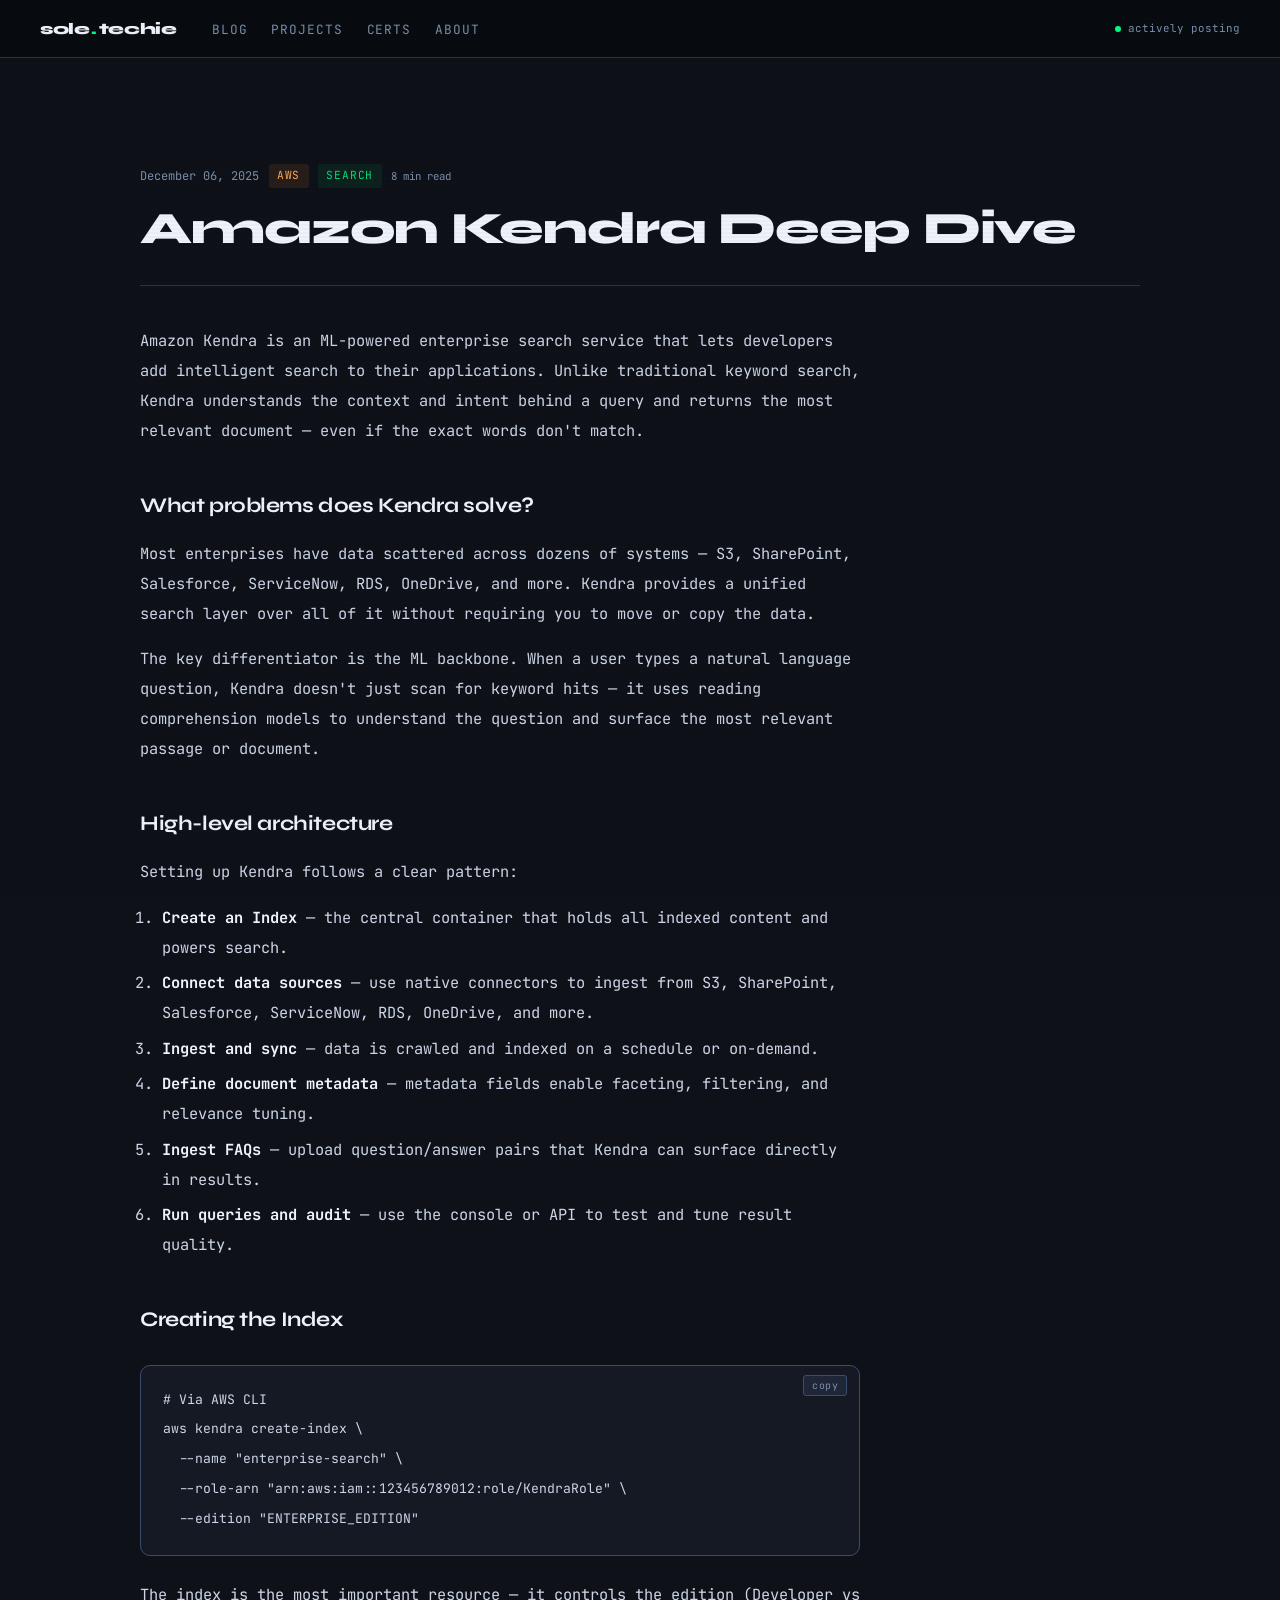
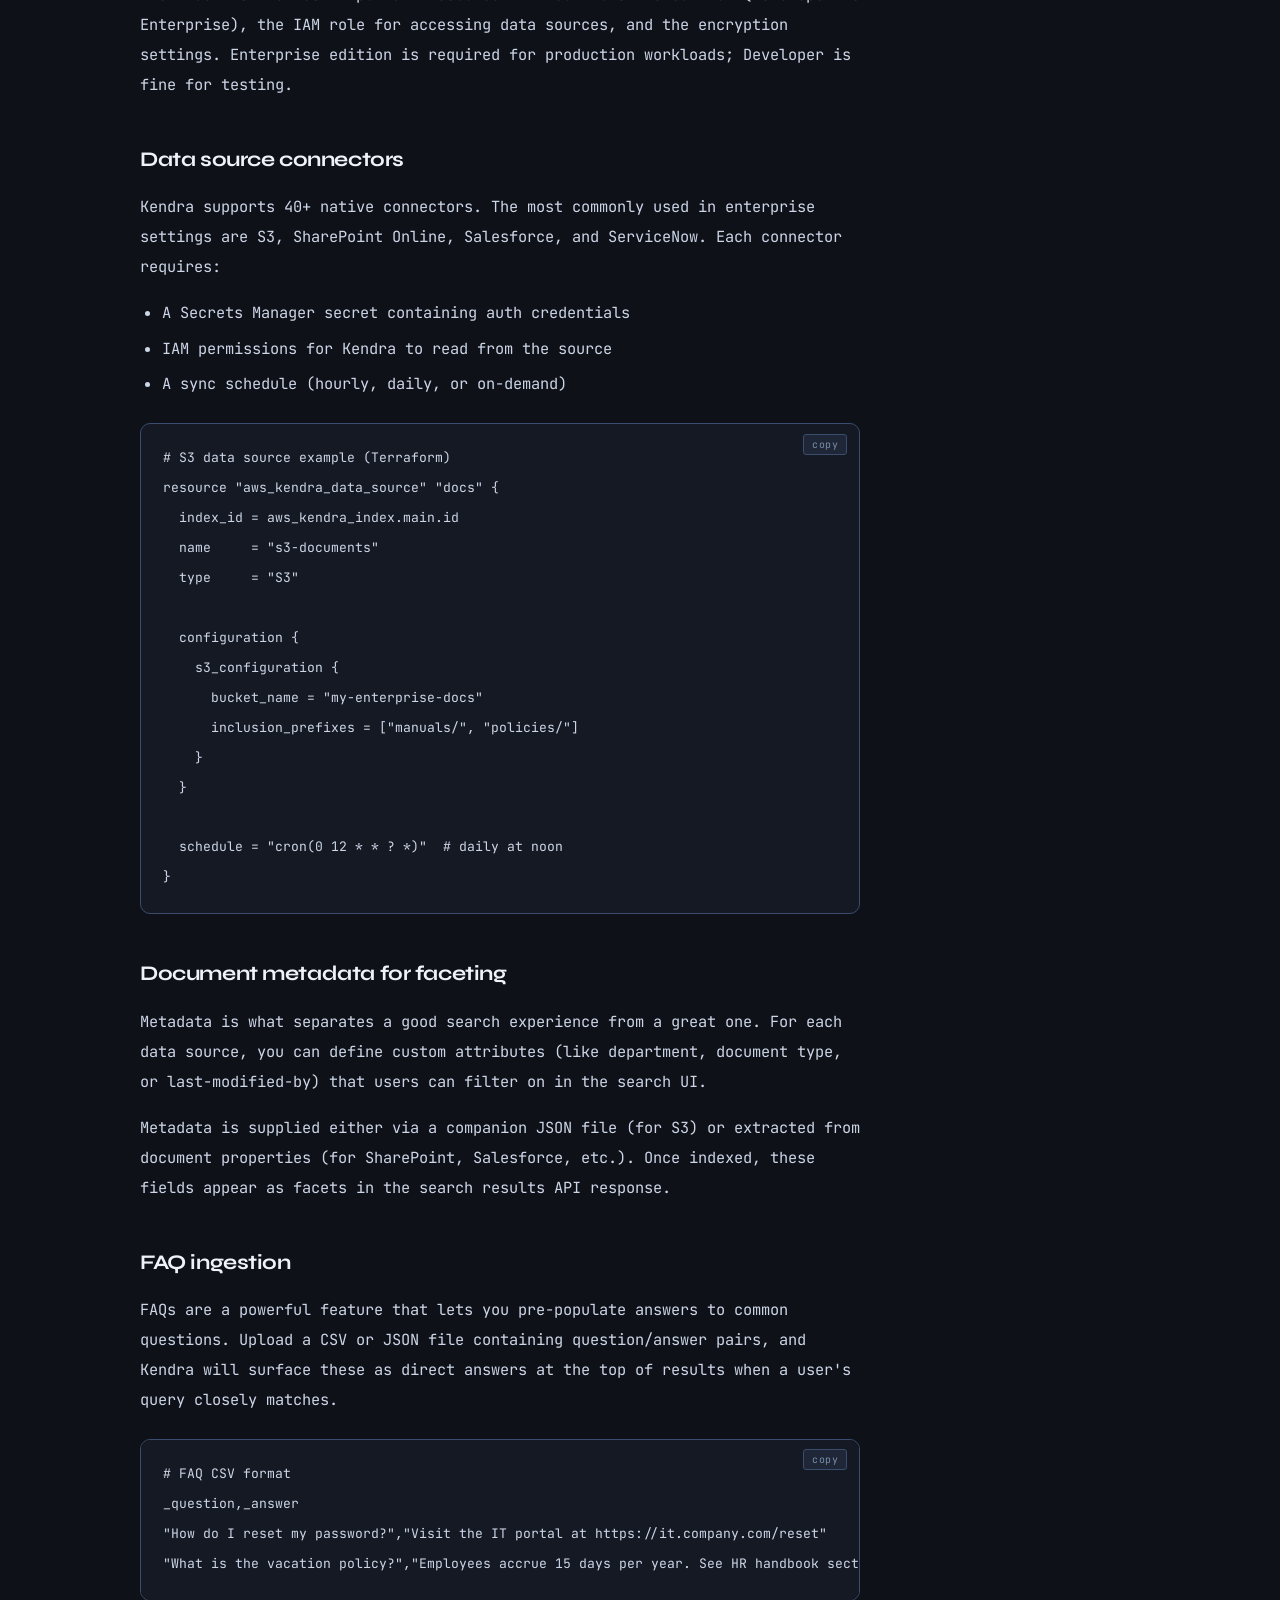
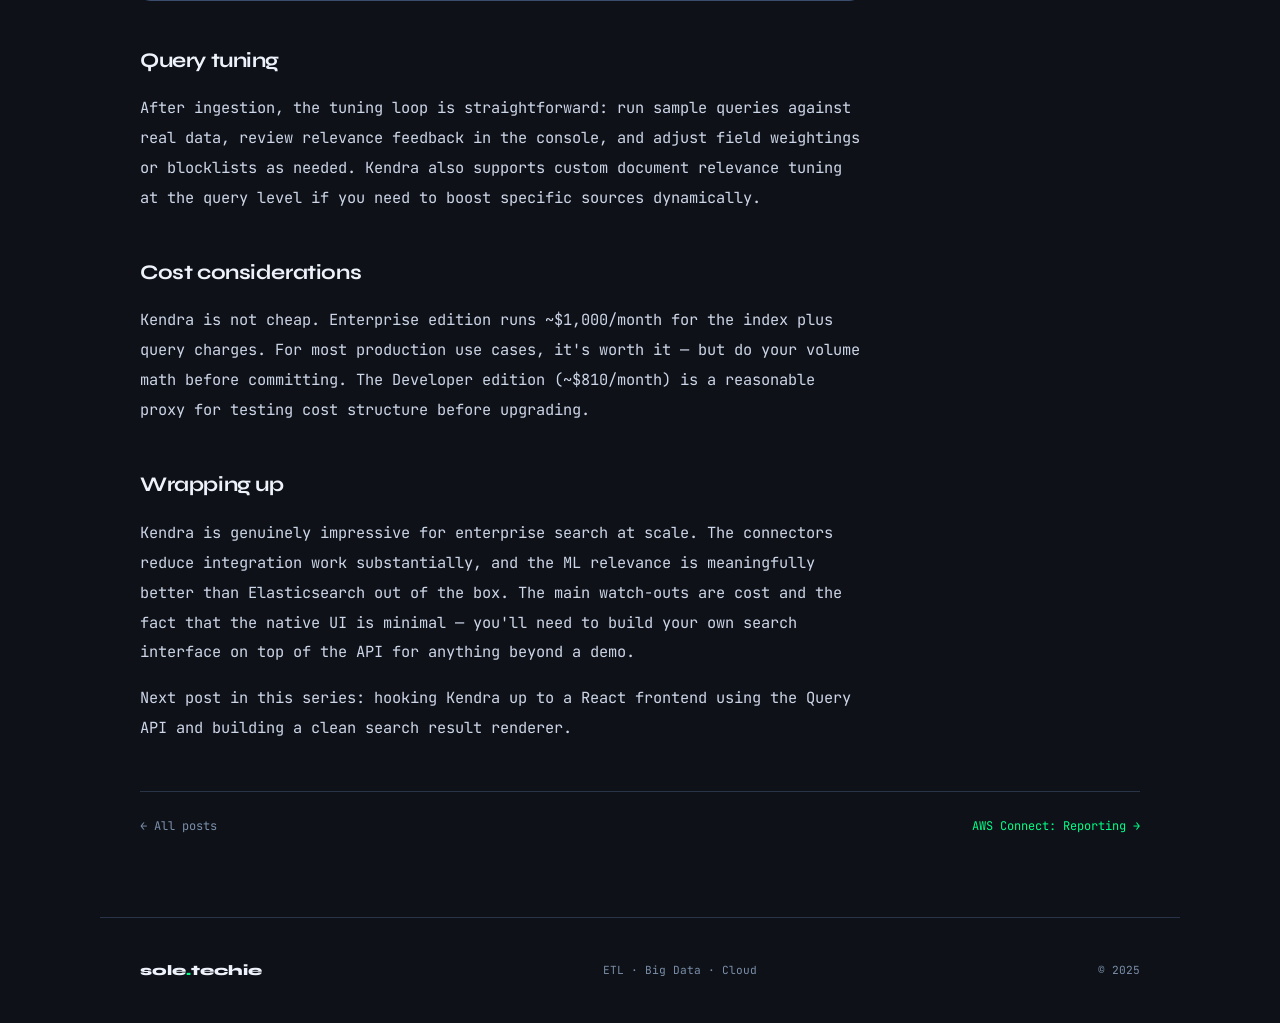
<file: posts/amazon-kendra-deep-dive.html>
<!DOCTYPE html>
<html lang="en">
<head>
  <meta charset="UTF-8" />
  <meta name="viewport" content="width=device-width, initial-scale=1.0" />
  <meta name="description" content="Deep dive into Amazon Kendra — ML-powered enterprise search. Index setup, connectors, FAQ ingestion, and query tuning." />
  <title>Amazon Kendra Deep Dive — SoleTechie</title>
  <link rel="icon" type="image/svg+xml" href="data:image/svg+xml,<svg xmlns='http://www.w3.org/2000/svg' viewBox='0 0 32 32'><rect width='32' height='32' rx='6' fill='%23080b0f'/><text y='24' x='4' font-size='22' font-family='monospace' fill='%2300ff88'>S</text></svg>" />
  <link rel="stylesheet" href="../css/main.css" />
</head>
<body>

<nav class="nav">
  <a href="../index.html" class="nav-logo">sole<span class="accent">.</span>techie</a>
  <ul class="nav-links">
    <li><a href="../blog/index.html">Blog</a></li>
    <li><a href="../index.html#projects">Projects</a></li>
    <li><a href="../index.html#certs">Certs</a></li>
    <li><a href="../index.html#about">About</a></li>
  </ul>
  <div class="nav-badge">
    <span class="nav-badge-dot"></span>
    <span>actively posting</span>
  </div>
</nav>

<div class="page-body">
  <div class="container">
    <article class="post-layout">

      <header class="post-header">
        <div class="post-meta">
          <span class="post-date">December 06, 2025</span>
          <span class="post-tag tag-aws">AWS</span>
          <span class="post-tag tag-data">Search</span>
          <span style="font-size:.67rem; color:var(--text-dim);">8 min read</span>
        </div>
        <h1>Amazon Kendra Deep Dive</h1>
      </header>

      <div class="post-content">

        <p>Amazon Kendra is an ML-powered enterprise search service that lets developers add intelligent search to their applications. Unlike traditional keyword search, Kendra understands the context and intent behind a query and returns the most relevant document — even if the exact words don't match.</p>

        <h2>What problems does Kendra solve?</h2>

        <p>Most enterprises have data scattered across dozens of systems — S3, SharePoint, Salesforce, ServiceNow, RDS, OneDrive, and more. Kendra provides a unified search layer over all of it without requiring you to move or copy the data.</p>

        <p>The key differentiator is the ML backbone. When a user types a natural language question, Kendra doesn't just scan for keyword hits — it uses reading comprehension models to understand the question and surface the most relevant passage or document.</p>

        <h2>High-level architecture</h2>

        <p>Setting up Kendra follows a clear pattern:</p>

        <ol>
          <li><strong>Create an Index</strong> — the central container that holds all indexed content and powers search.</li>
          <li><strong>Connect data sources</strong> — use native connectors to ingest from S3, SharePoint, Salesforce, ServiceNow, RDS, OneDrive, and more.</li>
          <li><strong>Ingest and sync</strong> — data is crawled and indexed on a schedule or on-demand.</li>
          <li><strong>Define document metadata</strong> — metadata fields enable faceting, filtering, and relevance tuning.</li>
          <li><strong>Ingest FAQs</strong> — upload question/answer pairs that Kendra can surface directly in results.</li>
          <li><strong>Run queries and audit</strong> — use the console or API to test and tune result quality.</li>
        </ol>

        <h2>Creating the Index</h2>

        <pre><code># Via AWS CLI
aws kendra create-index \
  --name "enterprise-search" \
  --role-arn "arn:aws:iam::123456789012:role/KendraRole" \
  --edition "ENTERPRISE_EDITION"</code></pre>

        <p>The index is the most important resource — it controls the edition (Developer vs Enterprise), the IAM role for accessing data sources, and the encryption settings. Enterprise edition is required for production workloads; Developer is fine for testing.</p>

        <h2>Data source connectors</h2>

        <p>Kendra supports 40+ native connectors. The most commonly used in enterprise settings are S3, SharePoint Online, Salesforce, and ServiceNow. Each connector requires:</p>

        <ul>
          <li>A Secrets Manager secret containing auth credentials</li>
          <li>IAM permissions for Kendra to read from the source</li>
          <li>A sync schedule (hourly, daily, or on-demand)</li>
        </ul>

        <pre><code># S3 data source example (Terraform)
resource "aws_kendra_data_source" "docs" {
  index_id = aws_kendra_index.main.id
  name     = "s3-documents"
  type     = "S3"

  configuration {
    s3_configuration {
      bucket_name = "my-enterprise-docs"
      inclusion_prefixes = ["manuals/", "policies/"]
    }
  }

  schedule = "cron(0 12 * * ? *)"  # daily at noon
}</code></pre>

        <h2>Document metadata for faceting</h2>

        <p>Metadata is what separates a good search experience from a great one. For each data source, you can define custom attributes (like department, document type, or last-modified-by) that users can filter on in the search UI.</p>

        <p>Metadata is supplied either via a companion JSON file (for S3) or extracted from document properties (for SharePoint, Salesforce, etc.). Once indexed, these fields appear as facets in the search results API response.</p>

        <h2>FAQ ingestion</h2>

        <p>FAQs are a powerful feature that lets you pre-populate answers to common questions. Upload a CSV or JSON file containing question/answer pairs, and Kendra will surface these as direct answers at the top of results when a user's query closely matches.</p>

        <pre><code># FAQ CSV format
_question,_answer
"How do I reset my password?","Visit the IT portal at https://it.company.com/reset"
"What is the vacation policy?","Employees accrue 15 days per year. See HR handbook section 4.2."</code></pre>

        <h2>Query tuning</h2>

        <p>After ingestion, the tuning loop is straightforward: run sample queries against real data, review relevance feedback in the console, and adjust field weightings or blocklists as needed. Kendra also supports custom document relevance tuning at the query level if you need to boost specific sources dynamically.</p>

        <h2>Cost considerations</h2>

        <p>Kendra is not cheap. Enterprise edition runs ~$1,000/month for the index plus query charges. For most production use cases, it's worth it — but do your volume math before committing. The Developer edition (~$810/month) is a reasonable proxy for testing cost structure before upgrading.</p>

        <h2>Wrapping up</h2>

        <p>Kendra is genuinely impressive for enterprise search at scale. The connectors reduce integration work substantially, and the ML relevance is meaningfully better than Elasticsearch out of the box. The main watch-outs are cost and the fact that the native UI is minimal — you'll need to build your own search interface on top of the API for anything beyond a demo.</p>

        <p>Next post in this series: hooking Kendra up to a React frontend using the Query API and building a clean search result renderer.</p>

      </div>

      <!-- Post footer nav -->
      <div style="margin-top:3rem; padding-top:1.5rem; border-top:1px solid var(--border); display:flex; justify-content:space-between; font-size:0.75rem;">
        <a href="../blog/index.html" style="color:var(--text-dim);">← All posts</a>
        <a href="aws-connect-reporting.html" style="color:var(--green);">AWS Connect: Reporting →</a>
      </div>

    </article>
  </div>
</div>

<footer>
  <div class="footer">
    <span class="footer-logo">sole<span class="accent">.</span>techie</span>
    <span class="footer-copy">ETL · Big Data · Cloud</span>
    <span>© 2025</span>
  </div>
</footer>

<script src="../js/main.js"></script>
</body>
</html>
</file>
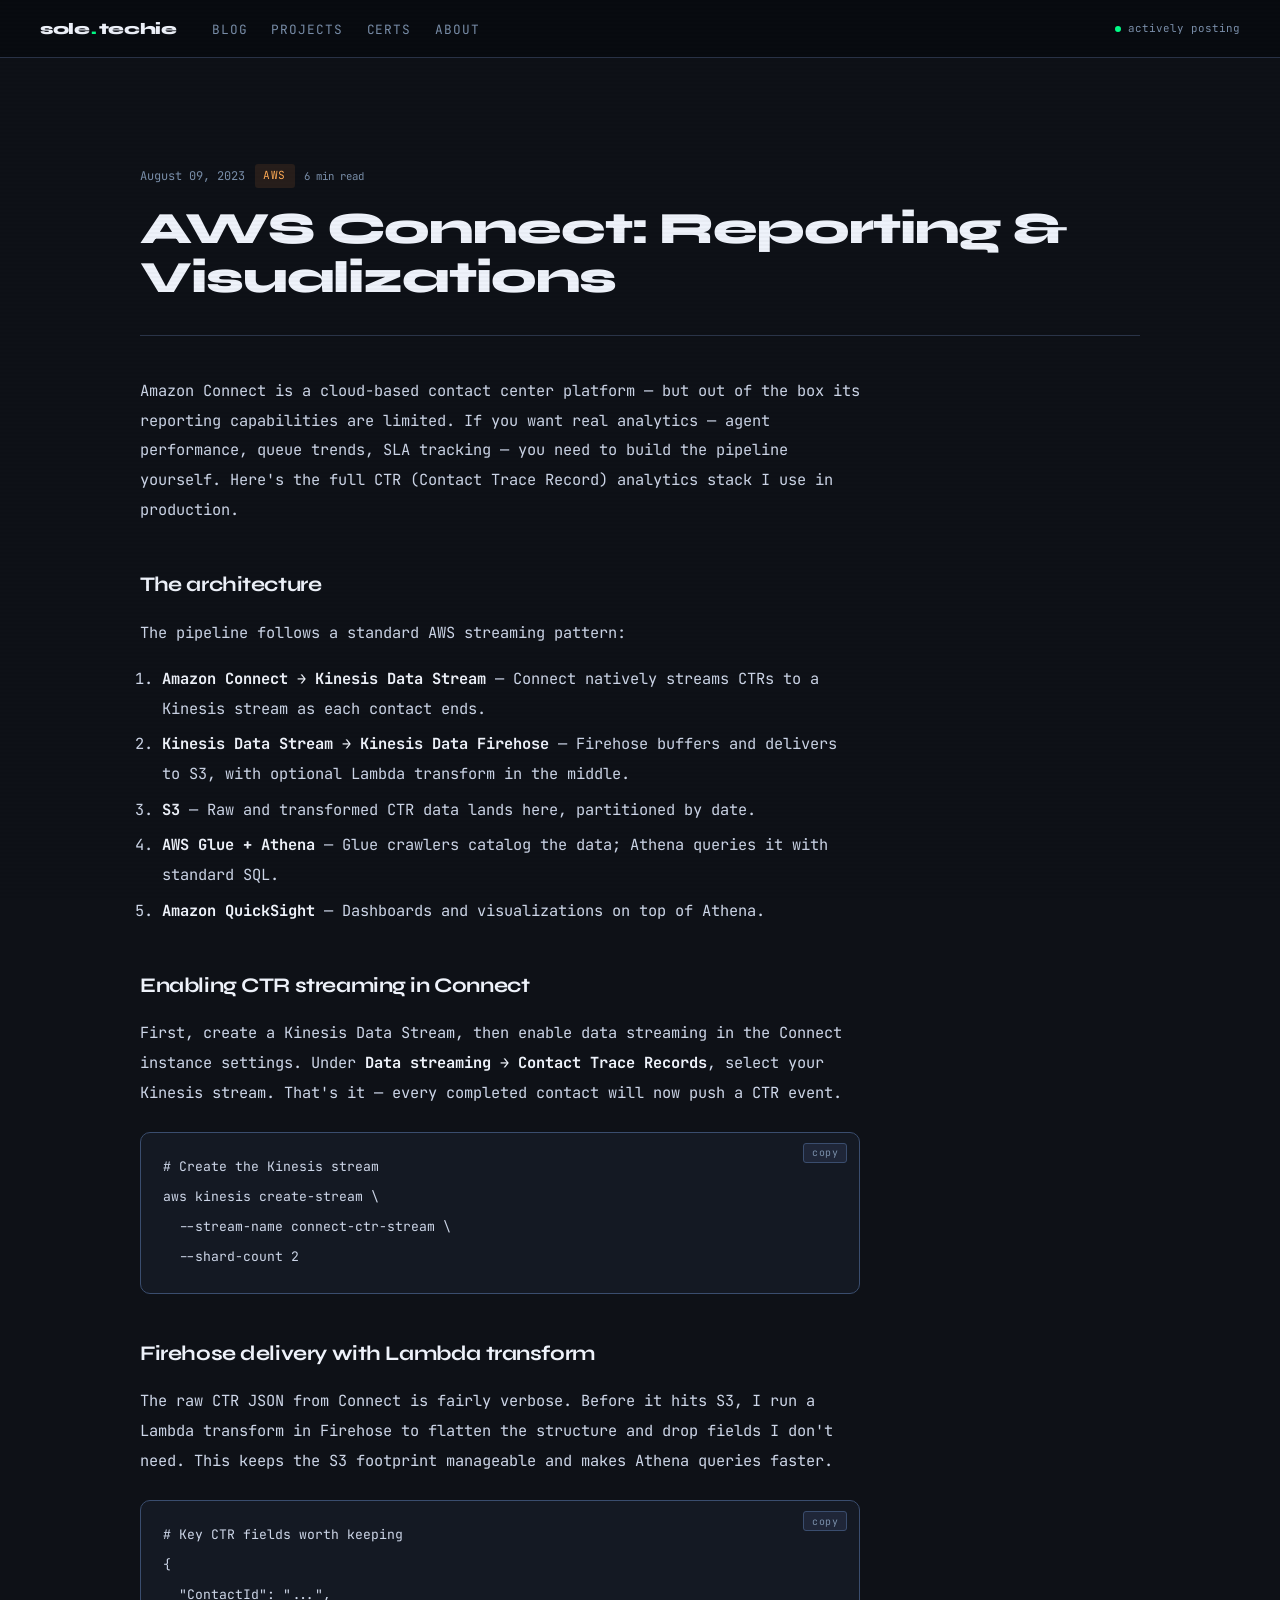
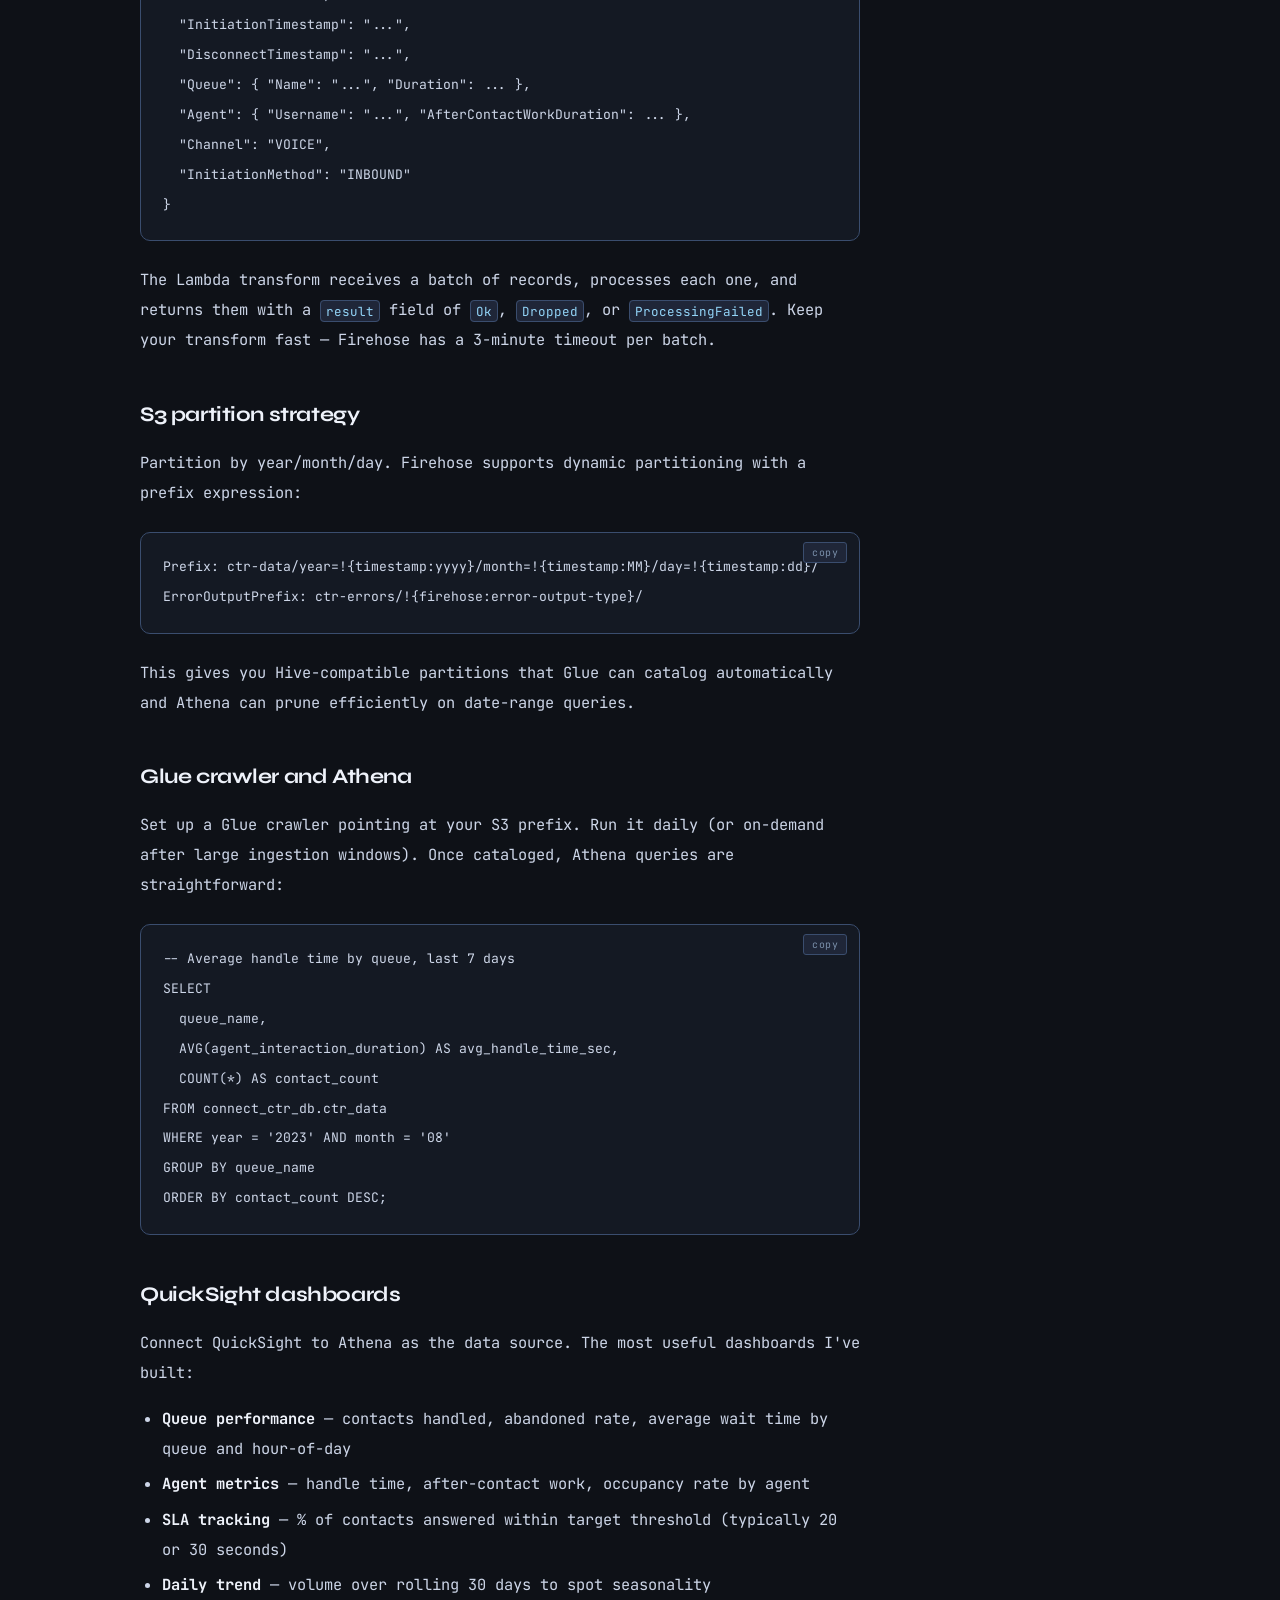
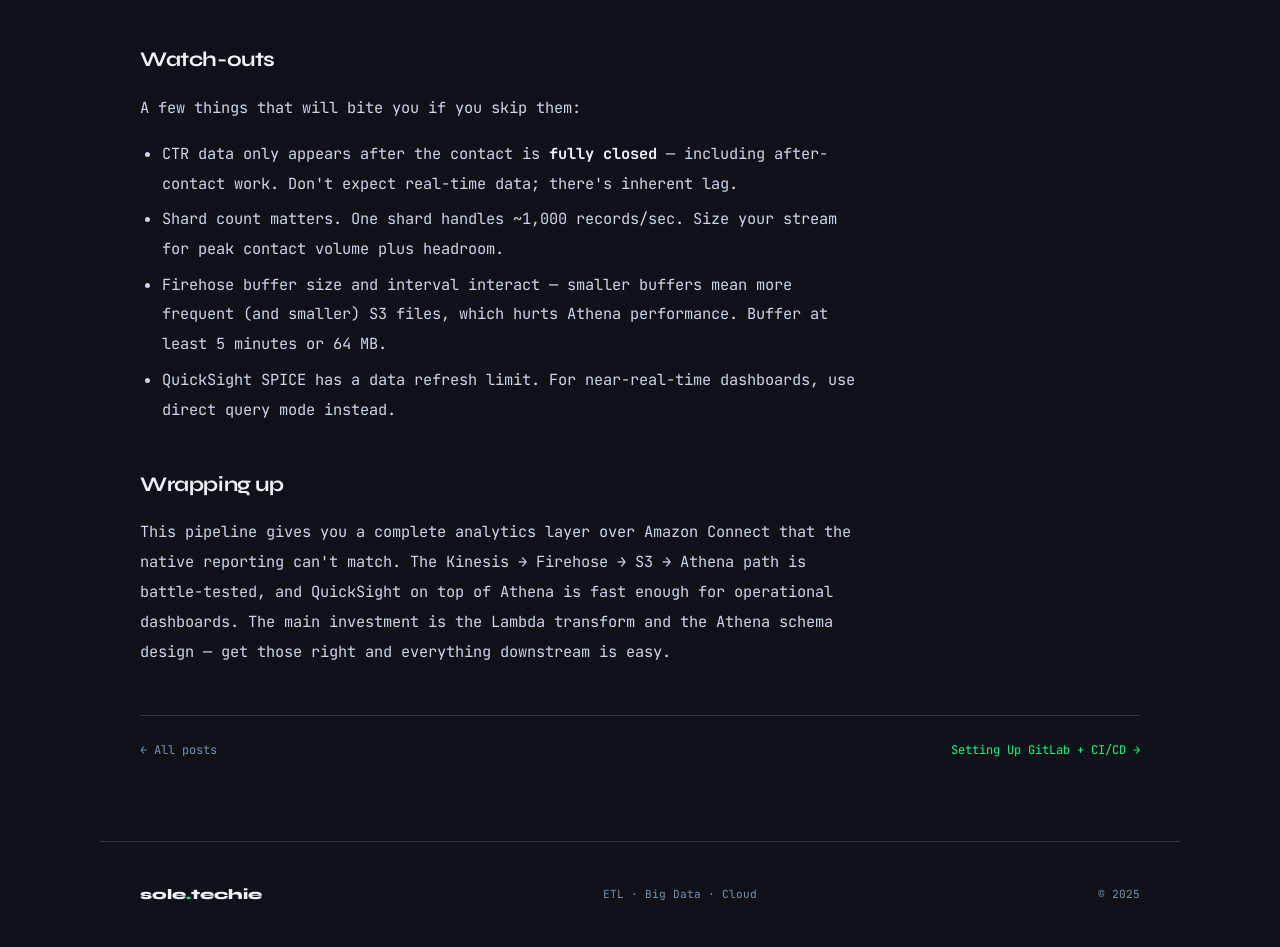
<file: posts/aws-connect-reporting.html>
<!DOCTYPE html>
<html lang="en">
<head>
  <meta charset="UTF-8" />
  <meta name="viewport" content="width=device-width, initial-scale=1.0" />
  <meta name="description" content="Building the full CTR analytics pipeline — Kinesis Data Stream → Firehose → S3 → Athena → QuickSight. Partition strategies and Lambda transforms." />
  <title>AWS Connect: Reporting & Visualizations — SoleTechie</title>
  <link rel="icon" type="image/svg+xml" href="data:image/svg+xml,<svg xmlns='http://www.w3.org/2000/svg' viewBox='0 0 32 32'><rect width='32' height='32' rx='6' fill='%23080b0f'/><text y='24' x='4' font-size='22' font-family='monospace' fill='%2300ff88'>S</text></svg>" />
  <link rel="stylesheet" href="../css/main.css" />
</head>
<body>

<nav class="nav">
  <a href="../index.html" class="nav-logo">sole<span class="accent">.</span>techie</a>
  <ul class="nav-links">
    <li><a href="../blog/index.html">Blog</a></li>
    <li><a href="../index.html#projects">Projects</a></li>
    <li><a href="../index.html#certs">Certs</a></li>
    <li><a href="../index.html#about">About</a></li>
  </ul>
  <div class="nav-badge">
    <span class="nav-badge-dot"></span>
    <span>actively posting</span>
  </div>
</nav>

<div class="page-body">
  <div class="container">
    <article class="post-layout">

      <header class="post-header">
        <div class="post-meta">
          <span class="post-date">August 09, 2023</span>
          <span class="post-tag tag-aws">AWS</span>
          <span style="font-size:.67rem; color:var(--text-dim);">6 min read</span>
        </div>
        <h1>AWS Connect: Reporting & Visualizations</h1>
      </header>

      <div class="post-content">

        <p>Amazon Connect is a cloud-based contact center platform — but out of the box its reporting capabilities are limited. If you want real analytics — agent performance, queue trends, SLA tracking — you need to build the pipeline yourself. Here's the full CTR (Contact Trace Record) analytics stack I use in production.</p>

        <h2>The architecture</h2>

        <p>The pipeline follows a standard AWS streaming pattern:</p>

        <ol>
          <li><strong>Amazon Connect → Kinesis Data Stream</strong> — Connect natively streams CTRs to a Kinesis stream as each contact ends.</li>
          <li><strong>Kinesis Data Stream → Kinesis Data Firehose</strong> — Firehose buffers and delivers to S3, with optional Lambda transform in the middle.</li>
          <li><strong>S3</strong> — Raw and transformed CTR data lands here, partitioned by date.</li>
          <li><strong>AWS Glue + Athena</strong> — Glue crawlers catalog the data; Athena queries it with standard SQL.</li>
          <li><strong>Amazon QuickSight</strong> — Dashboards and visualizations on top of Athena.</li>
        </ol>

        <h2>Enabling CTR streaming in Connect</h2>

        <p>First, create a Kinesis Data Stream, then enable data streaming in the Connect instance settings. Under <strong>Data streaming → Contact Trace Records</strong>, select your Kinesis stream. That's it — every completed contact will now push a CTR event.</p>

        <pre><code># Create the Kinesis stream
aws kinesis create-stream \
  --stream-name connect-ctr-stream \
  --shard-count 2</code></pre>

        <h2>Firehose delivery with Lambda transform</h2>

        <p>The raw CTR JSON from Connect is fairly verbose. Before it hits S3, I run a Lambda transform in Firehose to flatten the structure and drop fields I don't need. This keeps the S3 footprint manageable and makes Athena queries faster.</p>

        <pre><code># Key CTR fields worth keeping
{
  "ContactId": "...",
  "InitiationTimestamp": "...",
  "DisconnectTimestamp": "...",
  "Queue": { "Name": "...", "Duration": ... },
  "Agent": { "Username": "...", "AfterContactWorkDuration": ... },
  "Channel": "VOICE",
  "InitiationMethod": "INBOUND"
}</code></pre>

        <p>The Lambda transform receives a batch of records, processes each one, and returns them with a <code>result</code> field of <code>Ok</code>, <code>Dropped</code>, or <code>ProcessingFailed</code>. Keep your transform fast — Firehose has a 3-minute timeout per batch.</p>

        <h2>S3 partition strategy</h2>

        <p>Partition by year/month/day. Firehose supports dynamic partitioning with a prefix expression:</p>

        <pre><code>Prefix: ctr-data/year=!{timestamp:yyyy}/month=!{timestamp:MM}/day=!{timestamp:dd}/
ErrorOutputPrefix: ctr-errors/!{firehose:error-output-type}/</code></pre>

        <p>This gives you Hive-compatible partitions that Glue can catalog automatically and Athena can prune efficiently on date-range queries.</p>

        <h2>Glue crawler and Athena</h2>

        <p>Set up a Glue crawler pointing at your S3 prefix. Run it daily (or on-demand after large ingestion windows). Once cataloged, Athena queries are straightforward:</p>

        <pre><code>-- Average handle time by queue, last 7 days
SELECT
  queue_name,
  AVG(agent_interaction_duration) AS avg_handle_time_sec,
  COUNT(*) AS contact_count
FROM connect_ctr_db.ctr_data
WHERE year = '2023' AND month = '08'
GROUP BY queue_name
ORDER BY contact_count DESC;</code></pre>

        <h2>QuickSight dashboards</h2>

        <p>Connect QuickSight to Athena as the data source. The most useful dashboards I've built:</p>

        <ul>
          <li><strong>Queue performance</strong> — contacts handled, abandoned rate, average wait time by queue and hour-of-day</li>
          <li><strong>Agent metrics</strong> — handle time, after-contact work, occupancy rate by agent</li>
          <li><strong>SLA tracking</strong> — % of contacts answered within target threshold (typically 20 or 30 seconds)</li>
          <li><strong>Daily trend</strong> — volume over rolling 30 days to spot seasonality</li>
        </ul>

        <h2>Watch-outs</h2>

        <p>A few things that will bite you if you skip them:</p>

        <ul>
          <li>CTR data only appears after the contact is <strong>fully closed</strong> — including after-contact work. Don't expect real-time data; there's inherent lag.</li>
          <li>Shard count matters. One shard handles ~1,000 records/sec. Size your stream for peak contact volume plus headroom.</li>
          <li>Firehose buffer size and interval interact — smaller buffers mean more frequent (and smaller) S3 files, which hurts Athena performance. Buffer at least 5 minutes or 64 MB.</li>
          <li>QuickSight SPICE has a data refresh limit. For near-real-time dashboards, use direct query mode instead.</li>
        </ul>

        <h2>Wrapping up</h2>

        <p>This pipeline gives you a complete analytics layer over Amazon Connect that the native reporting can't match. The Kinesis → Firehose → S3 → Athena path is battle-tested, and QuickSight on top of Athena is fast enough for operational dashboards. The main investment is the Lambda transform and the Athena schema design — get those right and everything downstream is easy.</p>

      </div>

      <div style="margin-top:3rem; padding-top:1.5rem; border-top:1px solid var(--border); display:flex; justify-content:space-between; font-size:0.75rem;">
        <a href="../blog/index.html" style="color:var(--text-dim);">← All posts</a>
        <a href="gitlab-cicd-setup.html" style="color:var(--green);">Setting Up GitLab + CI/CD →</a>
      </div>

    </article>
  </div>
</div>

<footer>
  <div class="footer">
    <span class="footer-logo">sole<span class="accent">.</span>techie</span>
    <span class="footer-copy">ETL · Big Data · Cloud</span>
    <span>© 2025</span>
  </div>
</footer>

<script src="../js/main.js"></script>
</body>
</html>
</file>
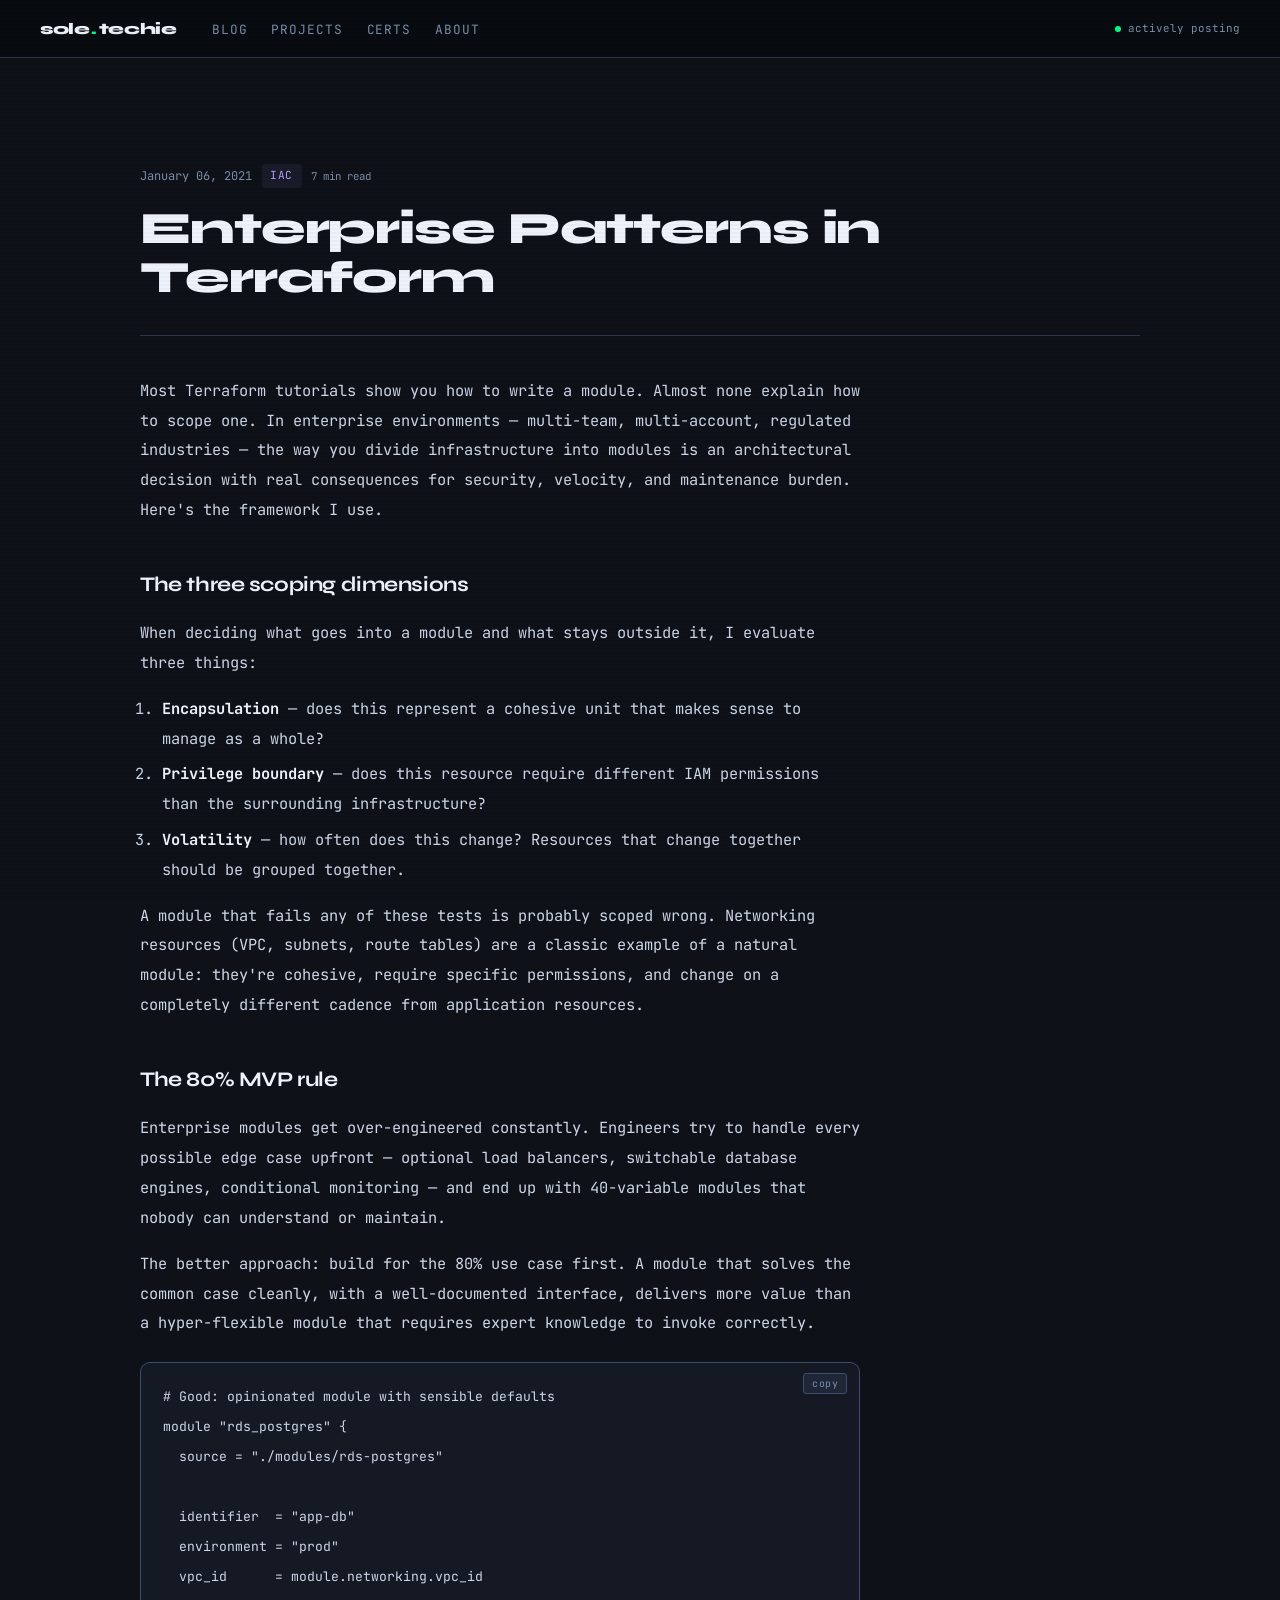
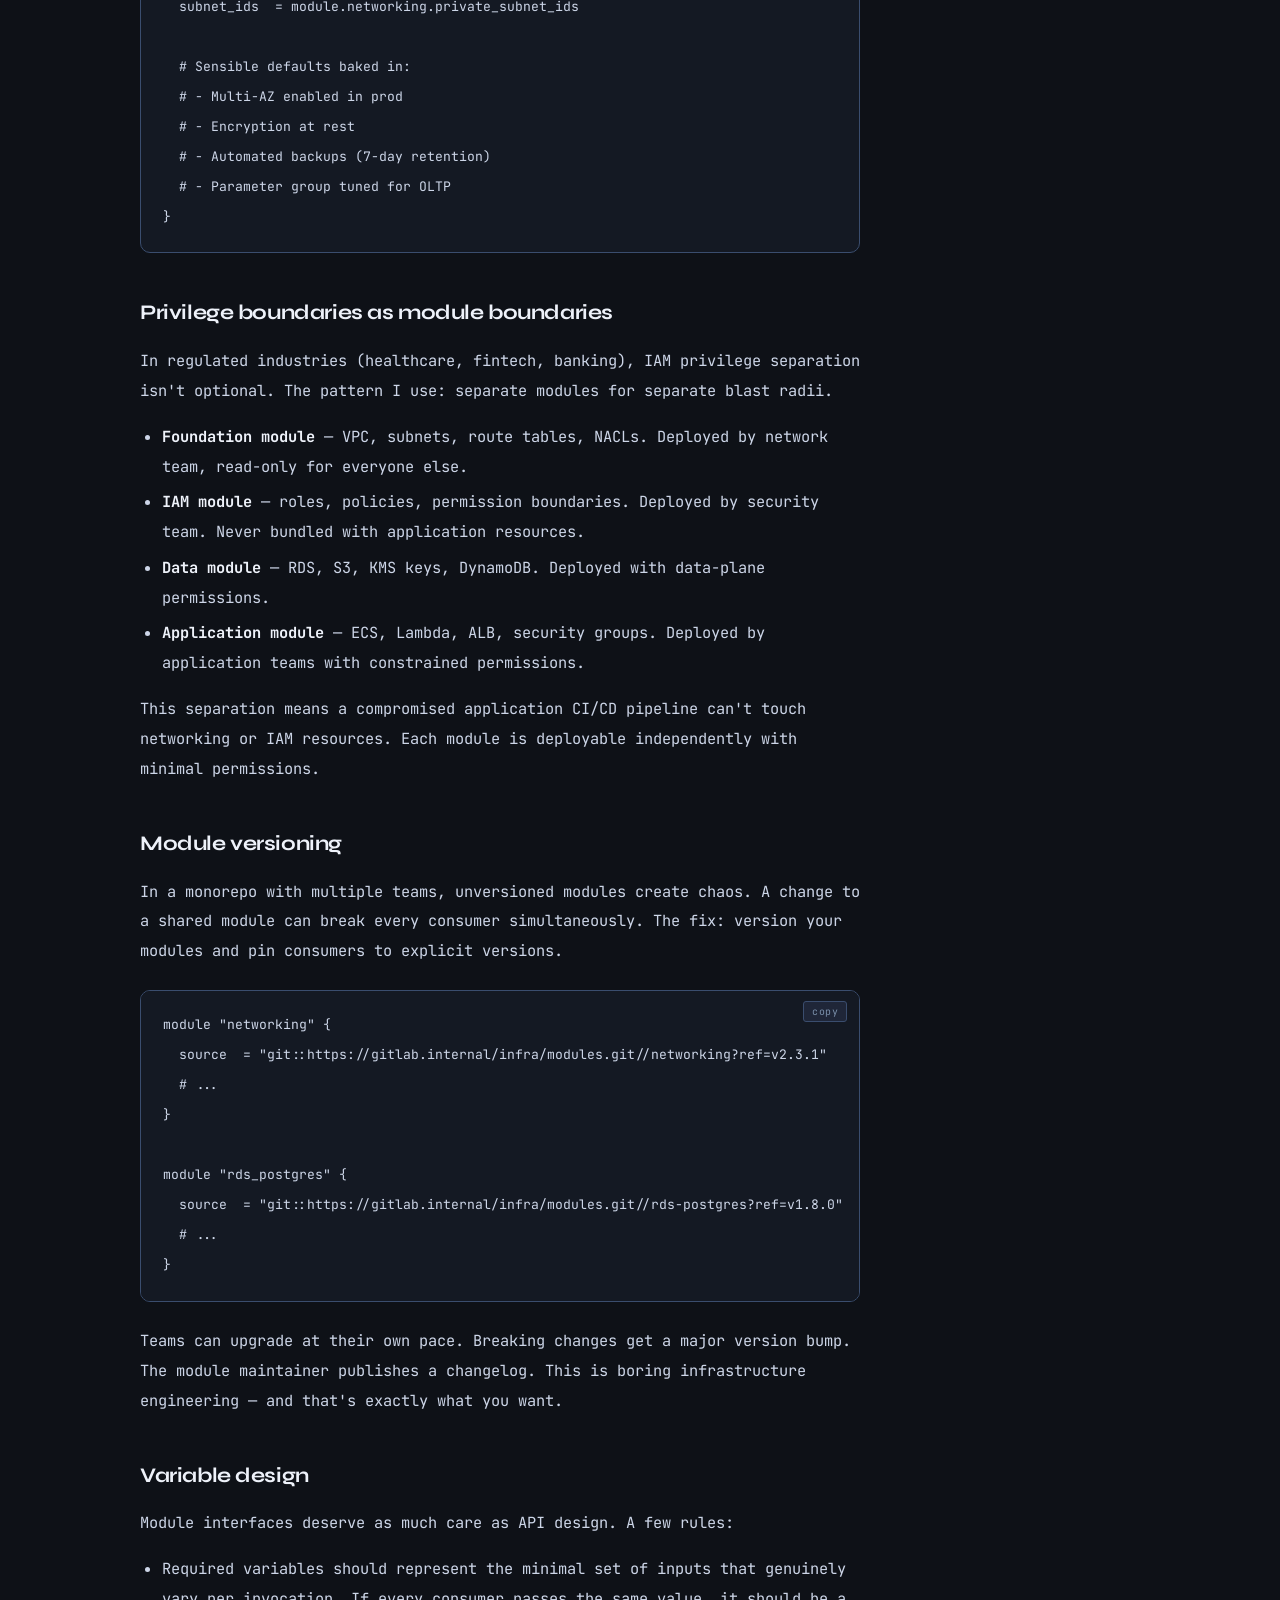
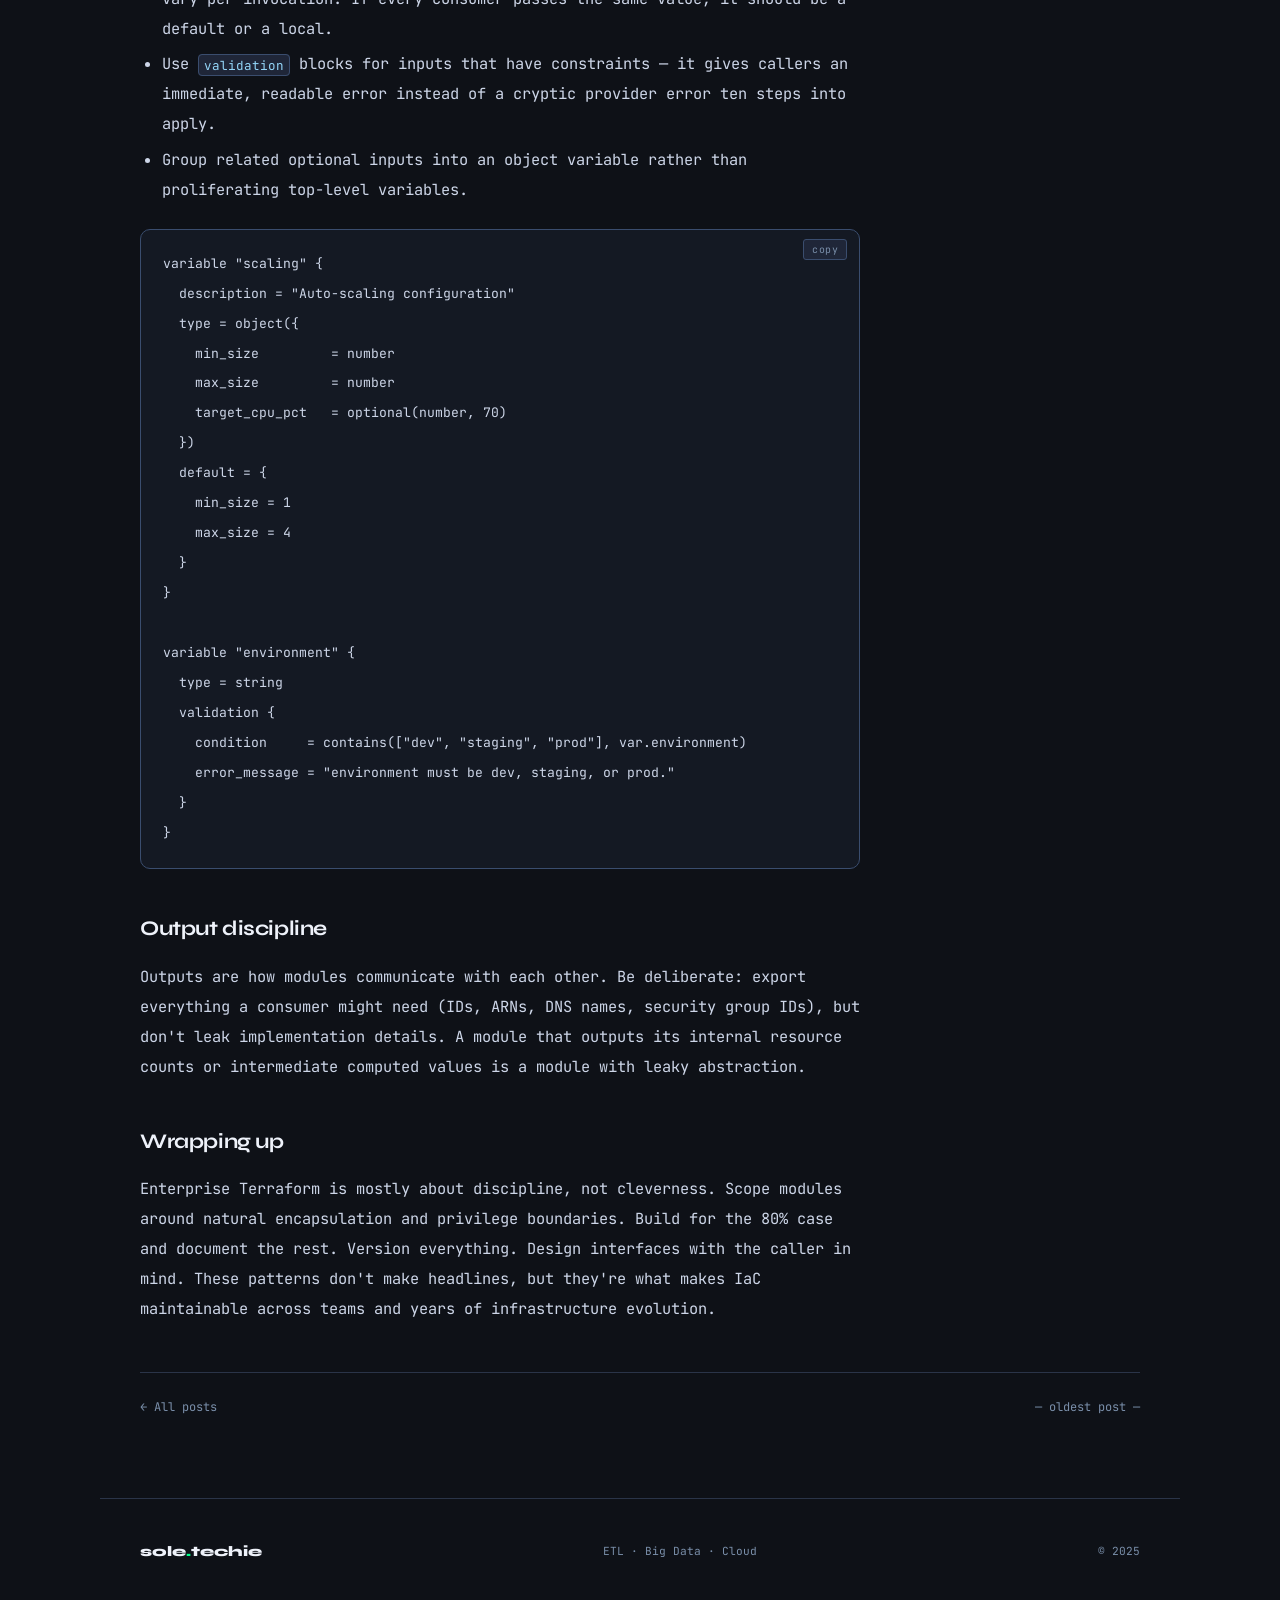
<file: posts/enterprise-patterns-terraform.html>
<!DOCTYPE html>
<html lang="en">
<head>
  <meta charset="UTF-8" />
  <meta name="viewport" content="width=device-width, initial-scale=1.0" />
  <meta name="description" content="Scoping modules with encapsulation, privilege boundaries, and volatility. Building reusable 80% MVPs without over-engineering edge cases." />
  <title>Enterprise Patterns in Terraform — SoleTechie</title>
  <link rel="icon" type="image/svg+xml" href="data:image/svg+xml,<svg xmlns='http://www.w3.org/2000/svg' viewBox='0 0 32 32'><rect width='32' height='32' rx='6' fill='%23080b0f'/><text y='24' x='4' font-size='22' font-family='monospace' fill='%2300ff88'>S</text></svg>" />
  <link rel="stylesheet" href="../css/main.css" />
</head>
<body>

<nav class="nav">
  <a href="../index.html" class="nav-logo">sole<span class="accent">.</span>techie</a>
  <ul class="nav-links">
    <li><a href="../blog/index.html">Blog</a></li>
    <li><a href="../index.html#projects">Projects</a></li>
    <li><a href="../index.html#certs">Certs</a></li>
    <li><a href="../index.html#about">About</a></li>
  </ul>
  <div class="nav-badge">
    <span class="nav-badge-dot"></span>
    <span>actively posting</span>
  </div>
</nav>

<div class="page-body">
  <div class="container">
    <article class="post-layout">

      <header class="post-header">
        <div class="post-meta">
          <span class="post-date">January 06, 2021</span>
          <span class="post-tag tag-iac">IaC</span>
          <span style="font-size:.67rem; color:var(--text-dim);">7 min read</span>
        </div>
        <h1>Enterprise Patterns in Terraform</h1>
      </header>

      <div class="post-content">

        <p>Most Terraform tutorials show you how to write a module. Almost none explain how to scope one. In enterprise environments — multi-team, multi-account, regulated industries — the way you divide infrastructure into modules is an architectural decision with real consequences for security, velocity, and maintenance burden. Here's the framework I use.</p>

        <h2>The three scoping dimensions</h2>

        <p>When deciding what goes into a module and what stays outside it, I evaluate three things:</p>

        <ol>
          <li><strong>Encapsulation</strong> — does this represent a cohesive unit that makes sense to manage as a whole?</li>
          <li><strong>Privilege boundary</strong> — does this resource require different IAM permissions than the surrounding infrastructure?</li>
          <li><strong>Volatility</strong> — how often does this change? Resources that change together should be grouped together.</li>
        </ol>

        <p>A module that fails any of these tests is probably scoped wrong. Networking resources (VPC, subnets, route tables) are a classic example of a natural module: they're cohesive, require specific permissions, and change on a completely different cadence from application resources.</p>

        <h2>The 80% MVP rule</h2>

        <p>Enterprise modules get over-engineered constantly. Engineers try to handle every possible edge case upfront — optional load balancers, switchable database engines, conditional monitoring — and end up with 40-variable modules that nobody can understand or maintain.</p>

        <p>The better approach: build for the 80% use case first. A module that solves the common case cleanly, with a well-documented interface, delivers more value than a hyper-flexible module that requires expert knowledge to invoke correctly.</p>

        <pre><code># Good: opinionated module with sensible defaults
module "rds_postgres" {
  source = "./modules/rds-postgres"

  identifier  = "app-db"
  environment = "prod"
  vpc_id      = module.networking.vpc_id
  subnet_ids  = module.networking.private_subnet_ids

  # Sensible defaults baked in:
  # - Multi-AZ enabled in prod
  # - Encryption at rest
  # - Automated backups (7-day retention)
  # - Parameter group tuned for OLTP
}</code></pre>

        <h2>Privilege boundaries as module boundaries</h2>

        <p>In regulated industries (healthcare, fintech, banking), IAM privilege separation isn't optional. The pattern I use: separate modules for separate blast radii.</p>

        <ul>
          <li><strong>Foundation module</strong> — VPC, subnets, route tables, NACLs. Deployed by network team, read-only for everyone else.</li>
          <li><strong>IAM module</strong> — roles, policies, permission boundaries. Deployed by security team. Never bundled with application resources.</li>
          <li><strong>Data module</strong> — RDS, S3, KMS keys, DynamoDB. Deployed with data-plane permissions.</li>
          <li><strong>Application module</strong> — ECS, Lambda, ALB, security groups. Deployed by application teams with constrained permissions.</li>
        </ul>

        <p>This separation means a compromised application CI/CD pipeline can't touch networking or IAM resources. Each module is deployable independently with minimal permissions.</p>

        <h2>Module versioning</h2>

        <p>In a monorepo with multiple teams, unversioned modules create chaos. A change to a shared module can break every consumer simultaneously. The fix: version your modules and pin consumers to explicit versions.</p>

        <pre><code>module "networking" {
  source  = "git::https://gitlab.internal/infra/modules.git//networking?ref=v2.3.1"
  # ...
}

module "rds_postgres" {
  source  = "git::https://gitlab.internal/infra/modules.git//rds-postgres?ref=v1.8.0"
  # ...
}</code></pre>

        <p>Teams can upgrade at their own pace. Breaking changes get a major version bump. The module maintainer publishes a changelog. This is boring infrastructure engineering — and that's exactly what you want.</p>

        <h2>Variable design</h2>

        <p>Module interfaces deserve as much care as API design. A few rules:</p>

        <ul>
          <li>Required variables should represent the minimal set of inputs that genuinely vary per invocation. If every consumer passes the same value, it should be a default or a local.</li>
          <li>Use <code>validation</code> blocks for inputs that have constraints — it gives callers an immediate, readable error instead of a cryptic provider error ten steps into apply.</li>
          <li>Group related optional inputs into an object variable rather than proliferating top-level variables.</li>
        </ul>

        <pre><code>variable "scaling" {
  description = "Auto-scaling configuration"
  type = object({
    min_size         = number
    max_size         = number
    target_cpu_pct   = optional(number, 70)
  })
  default = {
    min_size = 1
    max_size = 4
  }
}

variable "environment" {
  type = string
  validation {
    condition     = contains(["dev", "staging", "prod"], var.environment)
    error_message = "environment must be dev, staging, or prod."
  }
}</code></pre>

        <h2>Output discipline</h2>

        <p>Outputs are how modules communicate with each other. Be deliberate: export everything a consumer might need (IDs, ARNs, DNS names, security group IDs), but don't leak implementation details. A module that outputs its internal resource counts or intermediate computed values is a module with leaky abstraction.</p>

        <h2>Wrapping up</h2>

        <p>Enterprise Terraform is mostly about discipline, not cleverness. Scope modules around natural encapsulation and privilege boundaries. Build for the 80% case and document the rest. Version everything. Design interfaces with the caller in mind. These patterns don't make headlines, but they're what makes IaC maintainable across teams and years of infrastructure evolution.</p>

      </div>

      <div style="margin-top:3rem; padding-top:1.5rem; border-top:1px solid var(--border); display:flex; justify-content:space-between; font-size:0.75rem;">
        <a href="../blog/index.html" style="color:var(--text-dim);">← All posts</a>
        <span style="color:var(--text-dim);">— oldest post —</span>
      </div>

    </article>
  </div>
</div>

<footer>
  <div class="footer">
    <span class="footer-logo">sole<span class="accent">.</span>techie</span>
    <span class="footer-copy">ETL · Big Data · Cloud</span>
    <span>© 2025</span>
  </div>
</footer>

<script src="../js/main.js"></script>
</body>
</html>
</file>
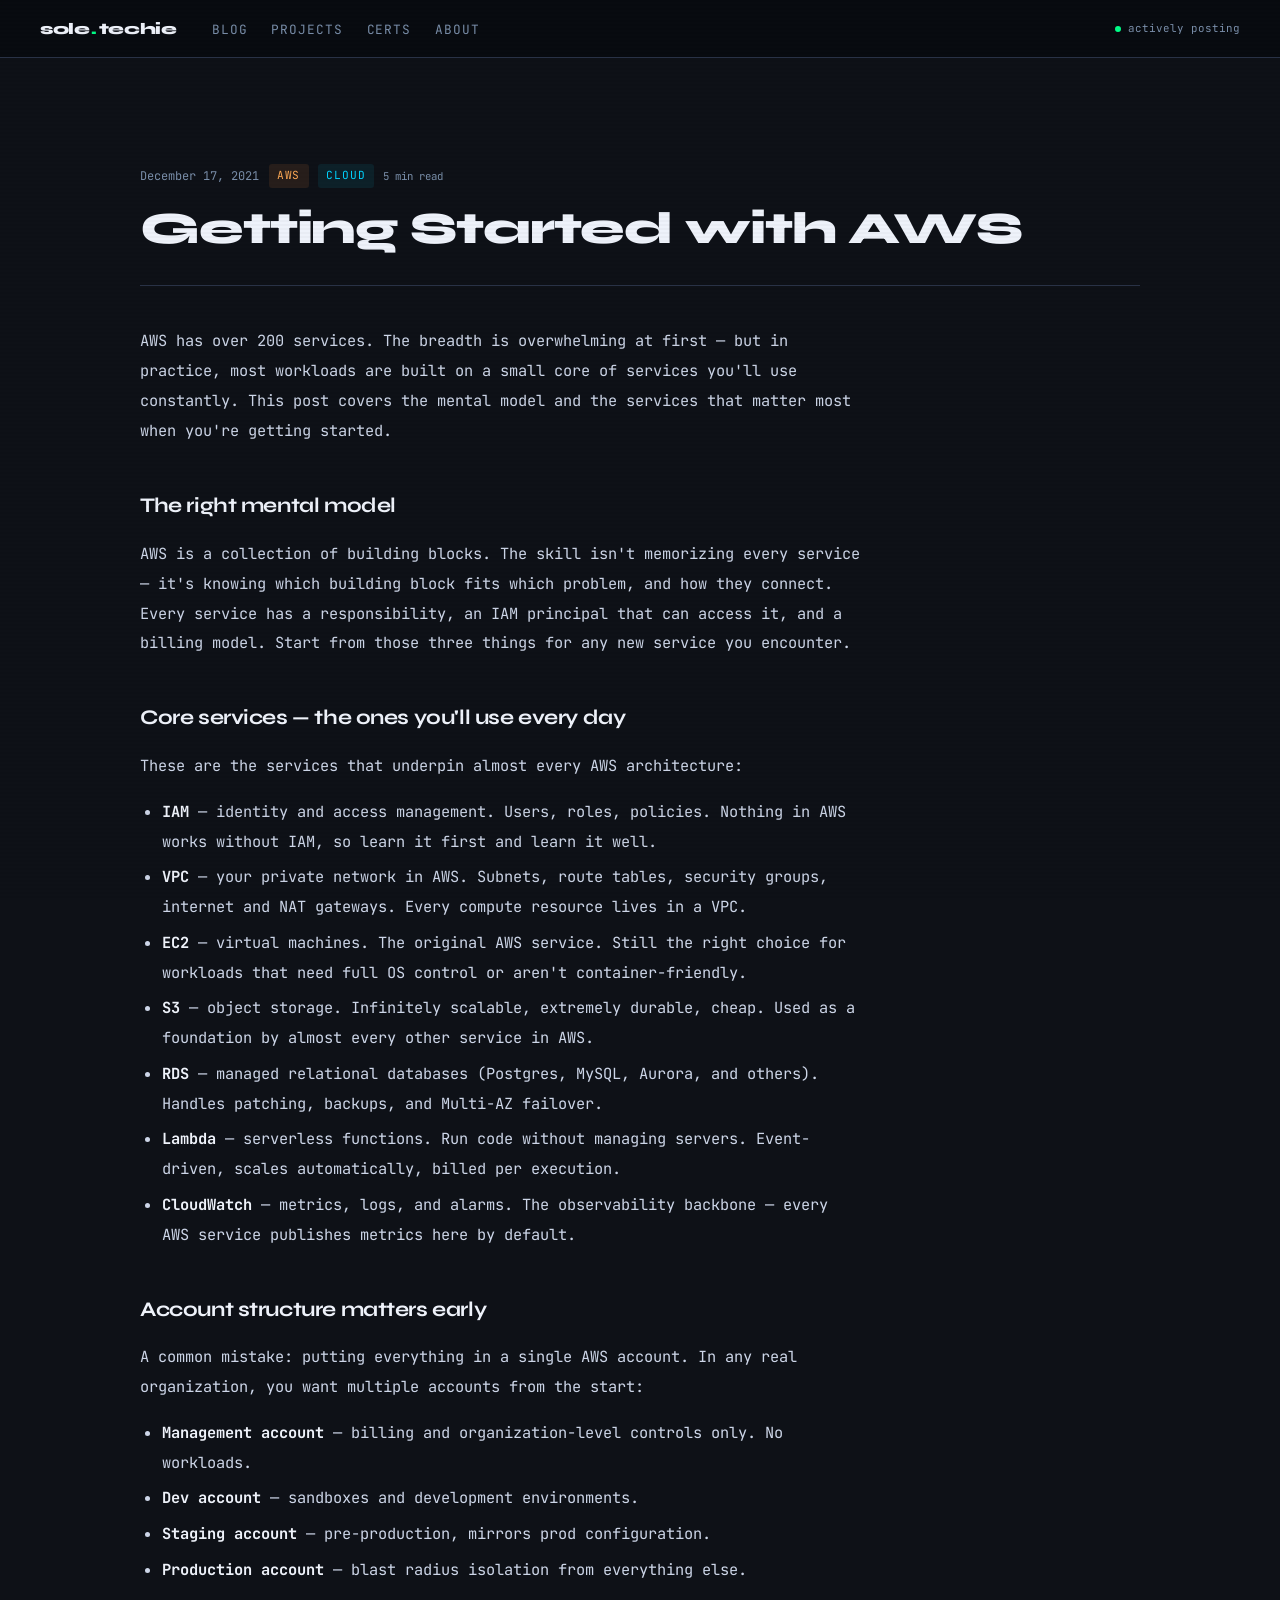
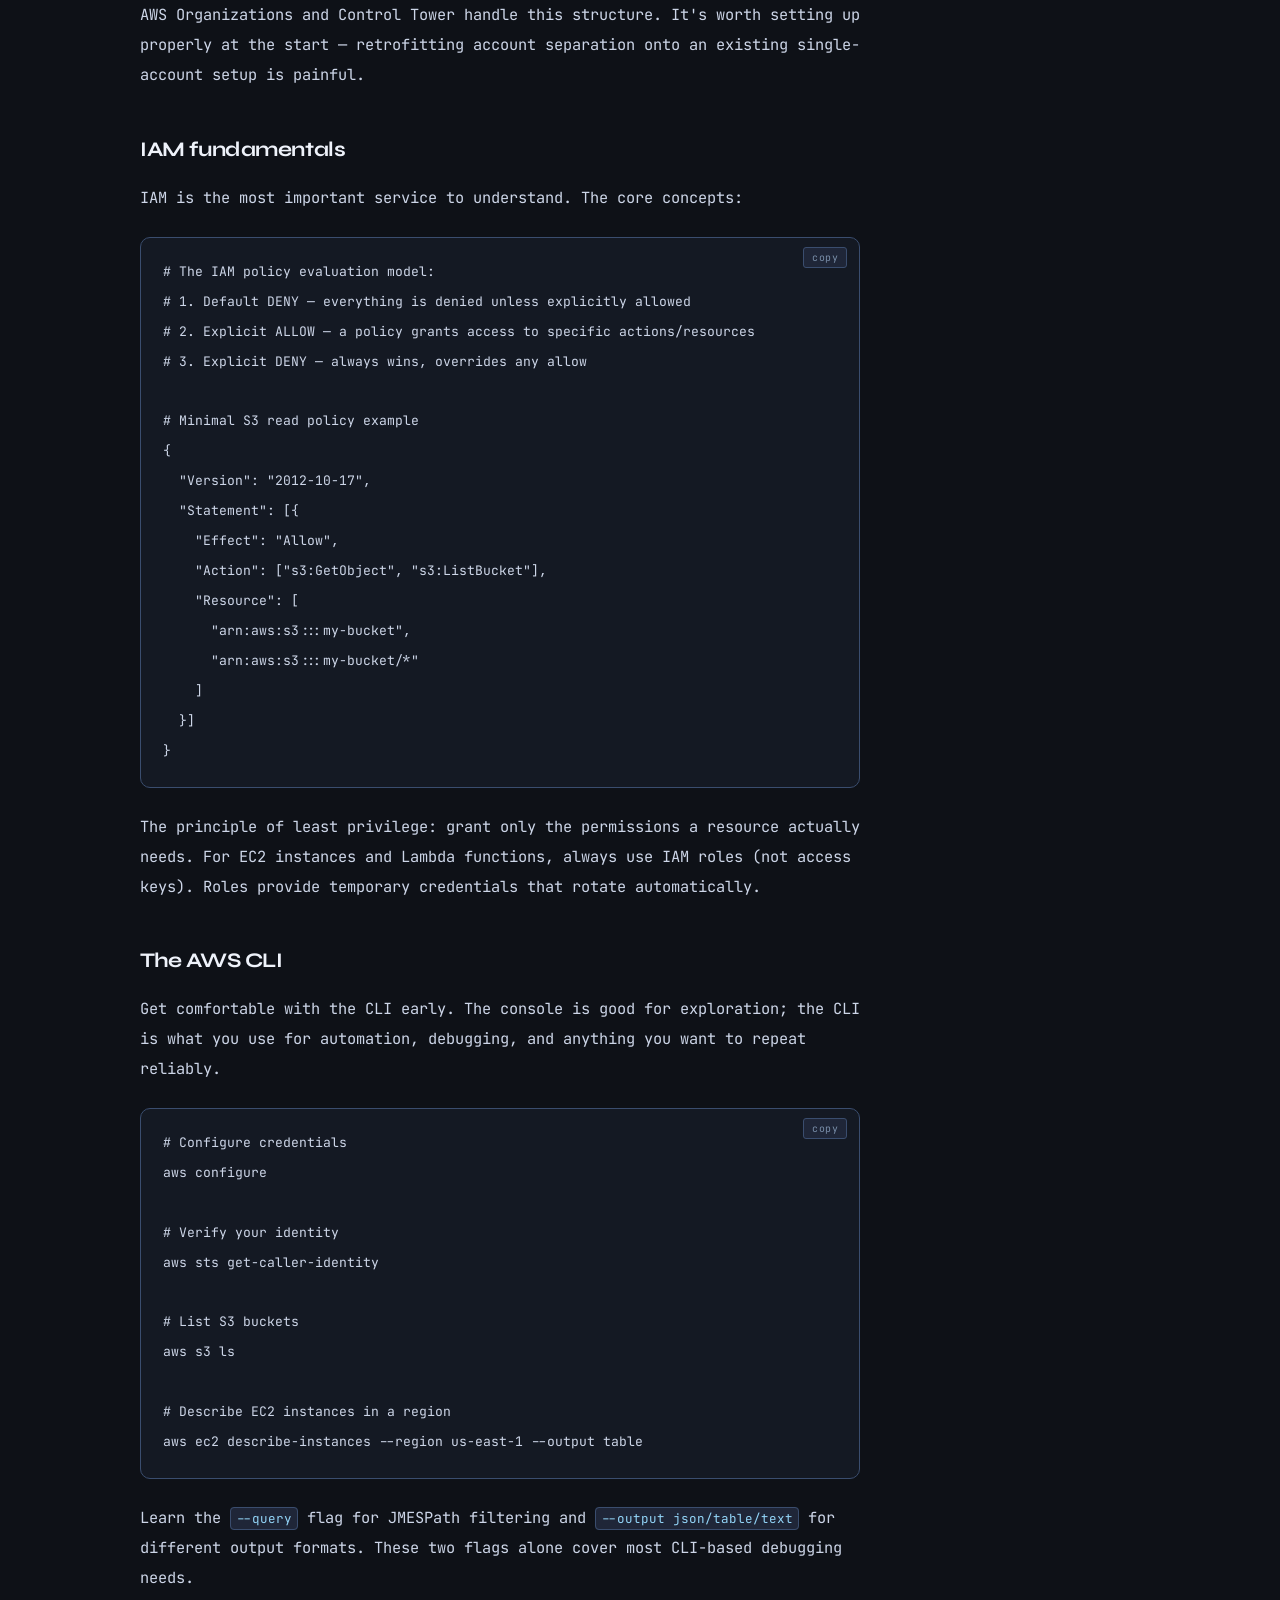
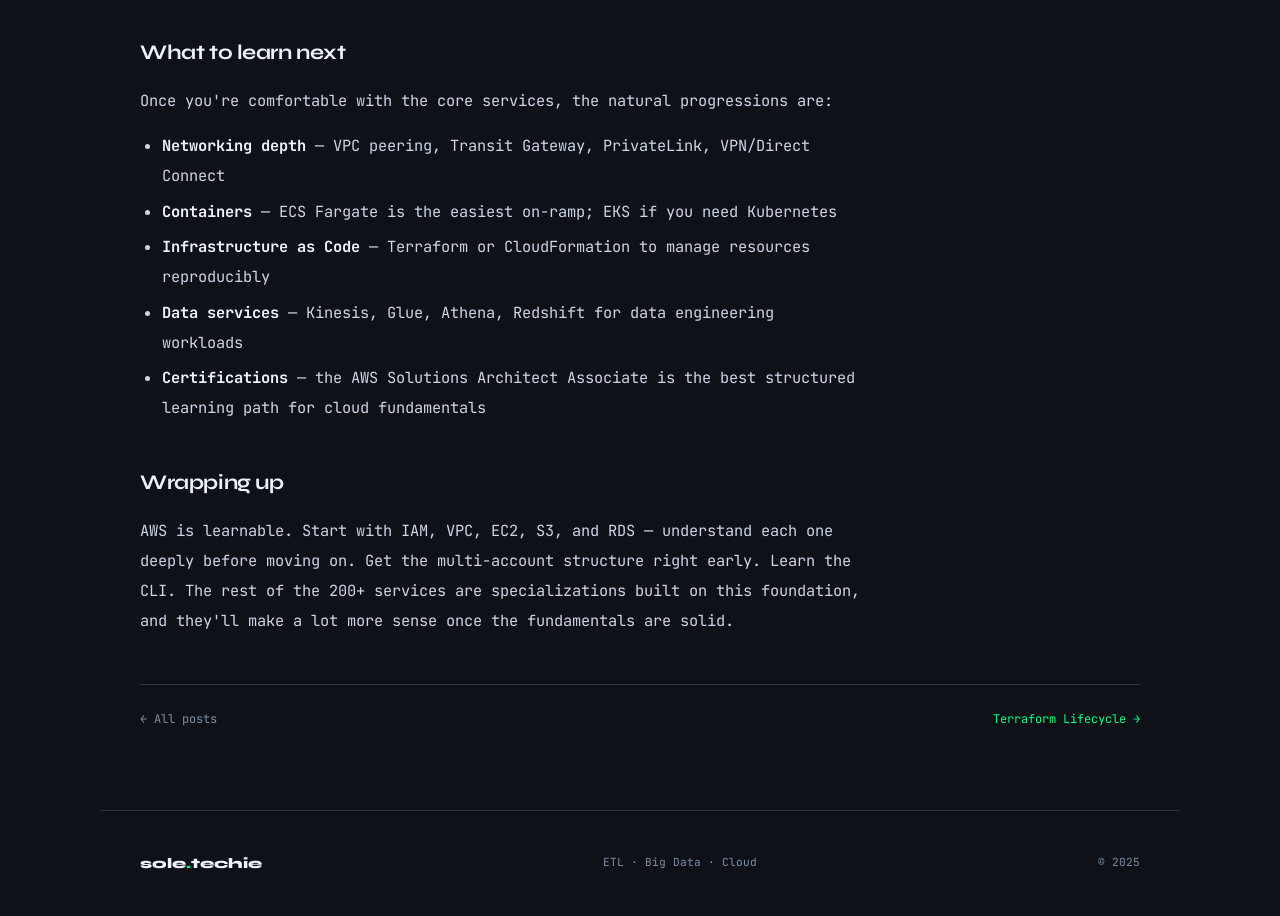
<file: posts/getting-started-aws.html>
<!DOCTYPE html>
<html lang="en">
<head>
  <meta charset="UTF-8" />
  <meta name="viewport" content="width=device-width, initial-scale=1.0" />
  <meta name="description" content="A practical introduction to AWS — core services, account structure, IAM fundamentals, and the mental model you need to ramp up fast." />
  <title>Getting Started with AWS — SoleTechie</title>
  <link rel="icon" type="image/svg+xml" href="data:image/svg+xml,<svg xmlns='http://www.w3.org/2000/svg' viewBox='0 0 32 32'><rect width='32' height='32' rx='6' fill='%23080b0f'/><text y='24' x='4' font-size='22' font-family='monospace' fill='%2300ff88'>S</text></svg>" />
  <link rel="stylesheet" href="../css/main.css" />
</head>
<body>

<nav class="nav">
  <a href="../index.html" class="nav-logo">sole<span class="accent">.</span>techie</a>
  <ul class="nav-links">
    <li><a href="../blog/index.html">Blog</a></li>
    <li><a href="../index.html#projects">Projects</a></li>
    <li><a href="../index.html#certs">Certs</a></li>
    <li><a href="../index.html#about">About</a></li>
  </ul>
  <div class="nav-badge">
    <span class="nav-badge-dot"></span>
    <span>actively posting</span>
  </div>
</nav>

<div class="page-body">
  <div class="container">
    <article class="post-layout">

      <header class="post-header">
        <div class="post-meta">
          <span class="post-date">December 17, 2021</span>
          <span class="post-tag tag-aws">AWS</span>
          <span class="post-tag tag-cloud">Cloud</span>
          <span style="font-size:.67rem; color:var(--text-dim);">5 min read</span>
        </div>
        <h1>Getting Started with AWS</h1>
      </header>

      <div class="post-content">

        <p>AWS has over 200 services. The breadth is overwhelming at first — but in practice, most workloads are built on a small core of services you'll use constantly. This post covers the mental model and the services that matter most when you're getting started.</p>

        <h2>The right mental model</h2>

        <p>AWS is a collection of building blocks. The skill isn't memorizing every service — it's knowing which building block fits which problem, and how they connect. Every service has a responsibility, an IAM principal that can access it, and a billing model. Start from those three things for any new service you encounter.</p>

        <h2>Core services — the ones you'll use every day</h2>

        <p>These are the services that underpin almost every AWS architecture:</p>

        <ul>
          <li><strong>IAM</strong> — identity and access management. Users, roles, policies. Nothing in AWS works without IAM, so learn it first and learn it well.</li>
          <li><strong>VPC</strong> — your private network in AWS. Subnets, route tables, security groups, internet and NAT gateways. Every compute resource lives in a VPC.</li>
          <li><strong>EC2</strong> — virtual machines. The original AWS service. Still the right choice for workloads that need full OS control or aren't container-friendly.</li>
          <li><strong>S3</strong> — object storage. Infinitely scalable, extremely durable, cheap. Used as a foundation by almost every other service in AWS.</li>
          <li><strong>RDS</strong> — managed relational databases (Postgres, MySQL, Aurora, and others). Handles patching, backups, and Multi-AZ failover.</li>
          <li><strong>Lambda</strong> — serverless functions. Run code without managing servers. Event-driven, scales automatically, billed per execution.</li>
          <li><strong>CloudWatch</strong> — metrics, logs, and alarms. The observability backbone — every AWS service publishes metrics here by default.</li>
        </ul>

        <h2>Account structure matters early</h2>

        <p>A common mistake: putting everything in a single AWS account. In any real organization, you want multiple accounts from the start:</p>

        <ul>
          <li><strong>Management account</strong> — billing and organization-level controls only. No workloads.</li>
          <li><strong>Dev account</strong> — sandboxes and development environments.</li>
          <li><strong>Staging account</strong> — pre-production, mirrors prod configuration.</li>
          <li><strong>Production account</strong> — blast radius isolation from everything else.</li>
        </ul>

        <p>AWS Organizations and Control Tower handle this structure. It's worth setting up properly at the start — retrofitting account separation onto an existing single-account setup is painful.</p>

        <h2>IAM fundamentals</h2>

        <p>IAM is the most important service to understand. The core concepts:</p>

        <pre><code># The IAM policy evaluation model:
# 1. Default DENY — everything is denied unless explicitly allowed
# 2. Explicit ALLOW — a policy grants access to specific actions/resources
# 3. Explicit DENY — always wins, overrides any allow

# Minimal S3 read policy example
{
  "Version": "2012-10-17",
  "Statement": [{
    "Effect": "Allow",
    "Action": ["s3:GetObject", "s3:ListBucket"],
    "Resource": [
      "arn:aws:s3:::my-bucket",
      "arn:aws:s3:::my-bucket/*"
    ]
  }]
}</code></pre>

        <p>The principle of least privilege: grant only the permissions a resource actually needs. For EC2 instances and Lambda functions, always use IAM roles (not access keys). Roles provide temporary credentials that rotate automatically.</p>

        <h2>The AWS CLI</h2>

        <p>Get comfortable with the CLI early. The console is good for exploration; the CLI is what you use for automation, debugging, and anything you want to repeat reliably.</p>

        <pre><code># Configure credentials
aws configure

# Verify your identity
aws sts get-caller-identity

# List S3 buckets
aws s3 ls

# Describe EC2 instances in a region
aws ec2 describe-instances --region us-east-1 --output table</code></pre>

        <p>Learn the <code>--query</code> flag for JMESPath filtering and <code>--output json/table/text</code> for different output formats. These two flags alone cover most CLI-based debugging needs.</p>

        <h2>What to learn next</h2>

        <p>Once you're comfortable with the core services, the natural progressions are:</p>

        <ul>
          <li><strong>Networking depth</strong> — VPC peering, Transit Gateway, PrivateLink, VPN/Direct Connect</li>
          <li><strong>Containers</strong> — ECS Fargate is the easiest on-ramp; EKS if you need Kubernetes</li>
          <li><strong>Infrastructure as Code</strong> — Terraform or CloudFormation to manage resources reproducibly</li>
          <li><strong>Data services</strong> — Kinesis, Glue, Athena, Redshift for data engineering workloads</li>
          <li><strong>Certifications</strong> — the AWS Solutions Architect Associate is the best structured learning path for cloud fundamentals</li>
        </ul>

        <h2>Wrapping up</h2>

        <p>AWS is learnable. Start with IAM, VPC, EC2, S3, and RDS — understand each one deeply before moving on. Get the multi-account structure right early. Learn the CLI. The rest of the 200+ services are specializations built on this foundation, and they'll make a lot more sense once the fundamentals are solid.</p>

      </div>

      <div style="margin-top:3rem; padding-top:1.5rem; border-top:1px solid var(--border); display:flex; justify-content:space-between; font-size:0.75rem;">
        <a href="../blog/index.html" style="color:var(--text-dim);">← All posts</a>
        <a href="terraform-lifecycle.html" style="color:var(--green);">Terraform Lifecycle →</a>
      </div>

    </article>
  </div>
</div>

<footer>
  <div class="footer">
    <span class="footer-logo">sole<span class="accent">.</span>techie</span>
    <span class="footer-copy">ETL · Big Data · Cloud</span>
    <span>© 2025</span>
  </div>
</footer>

<script src="../js/main.js"></script>
</body>
</html>
</file>
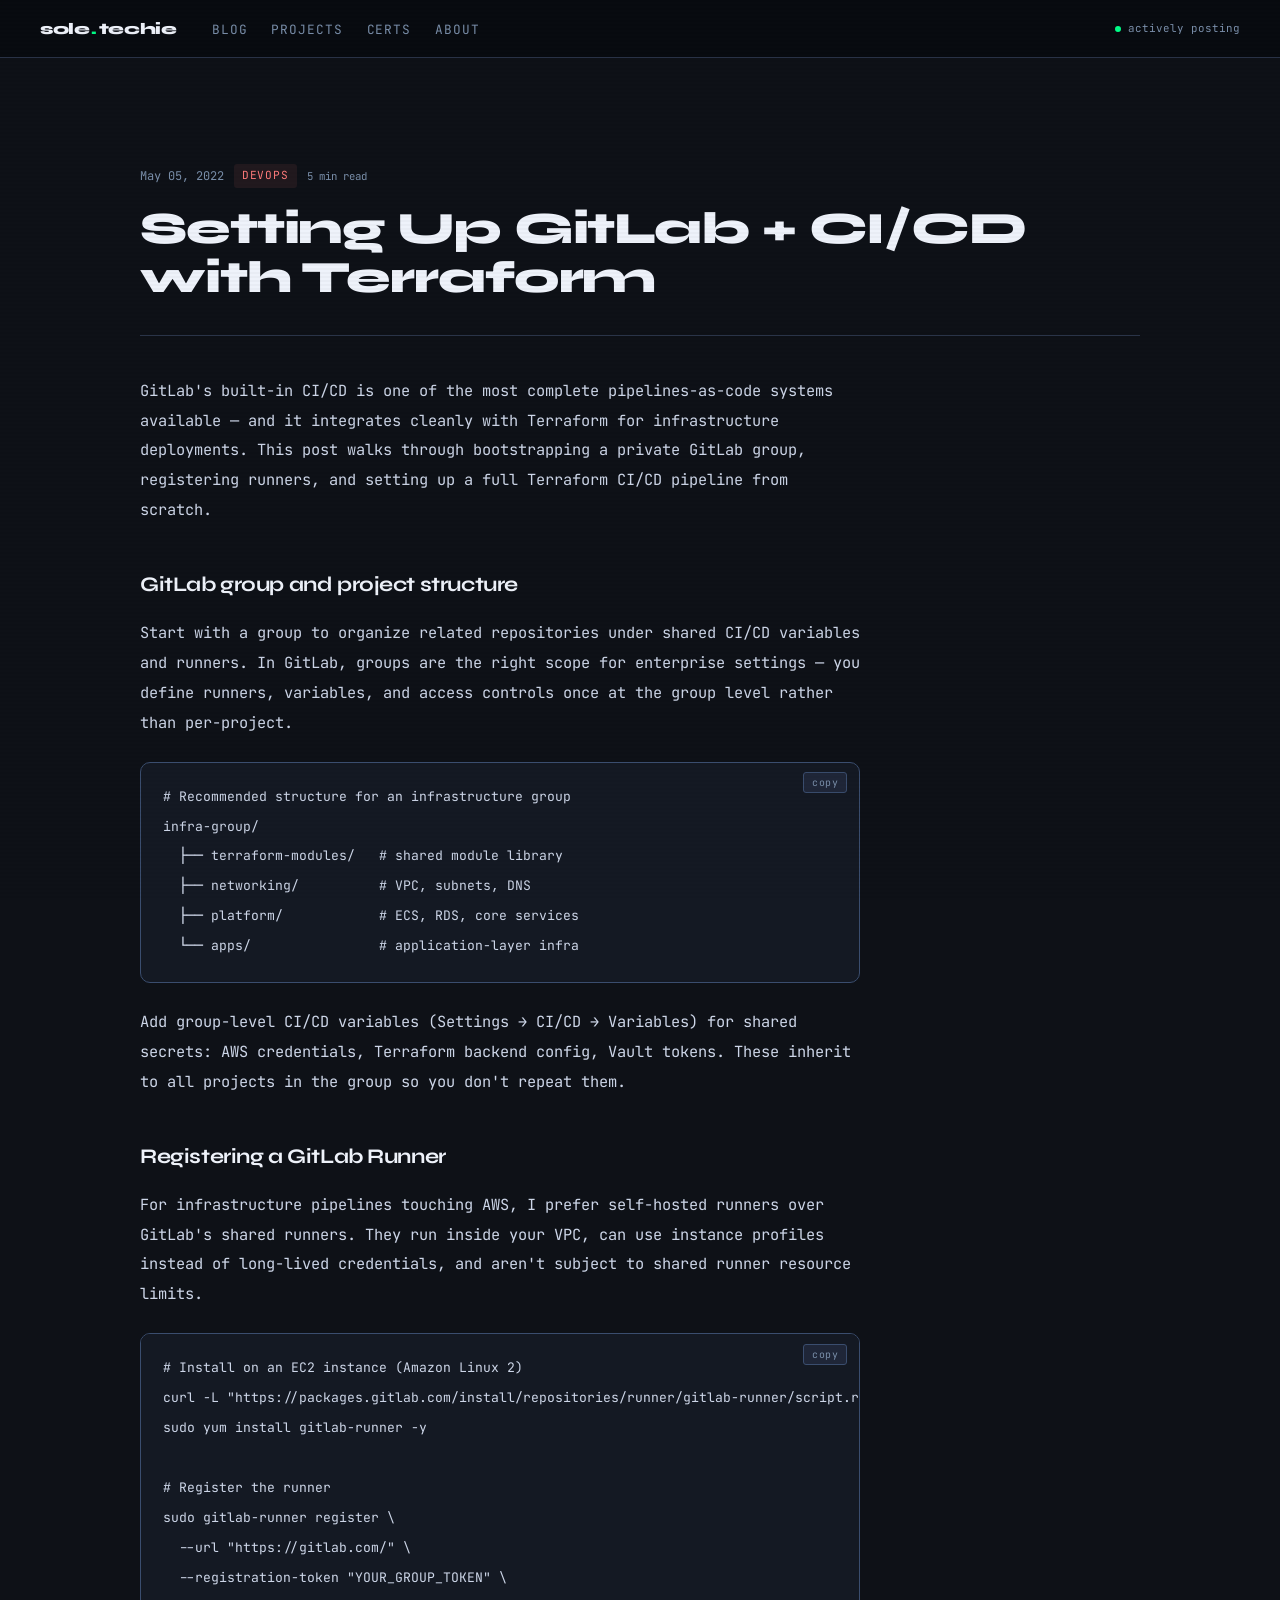
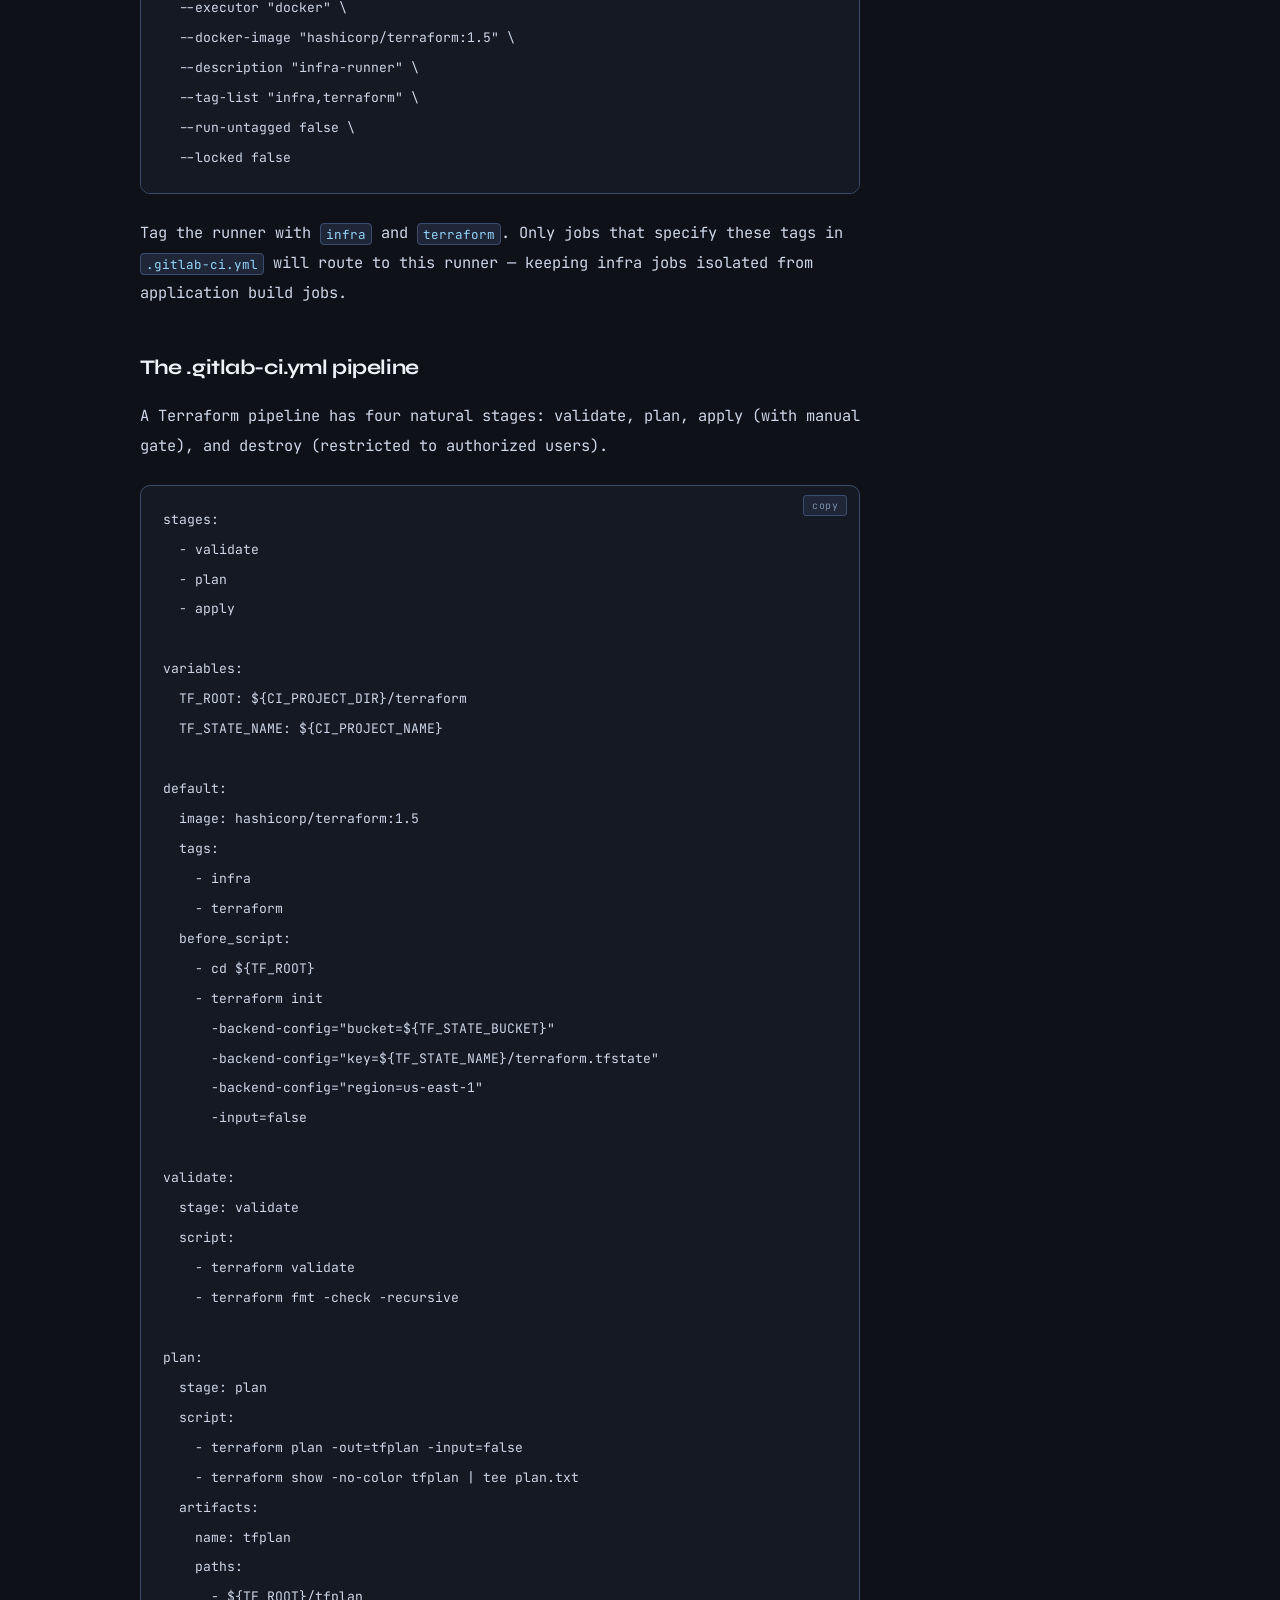
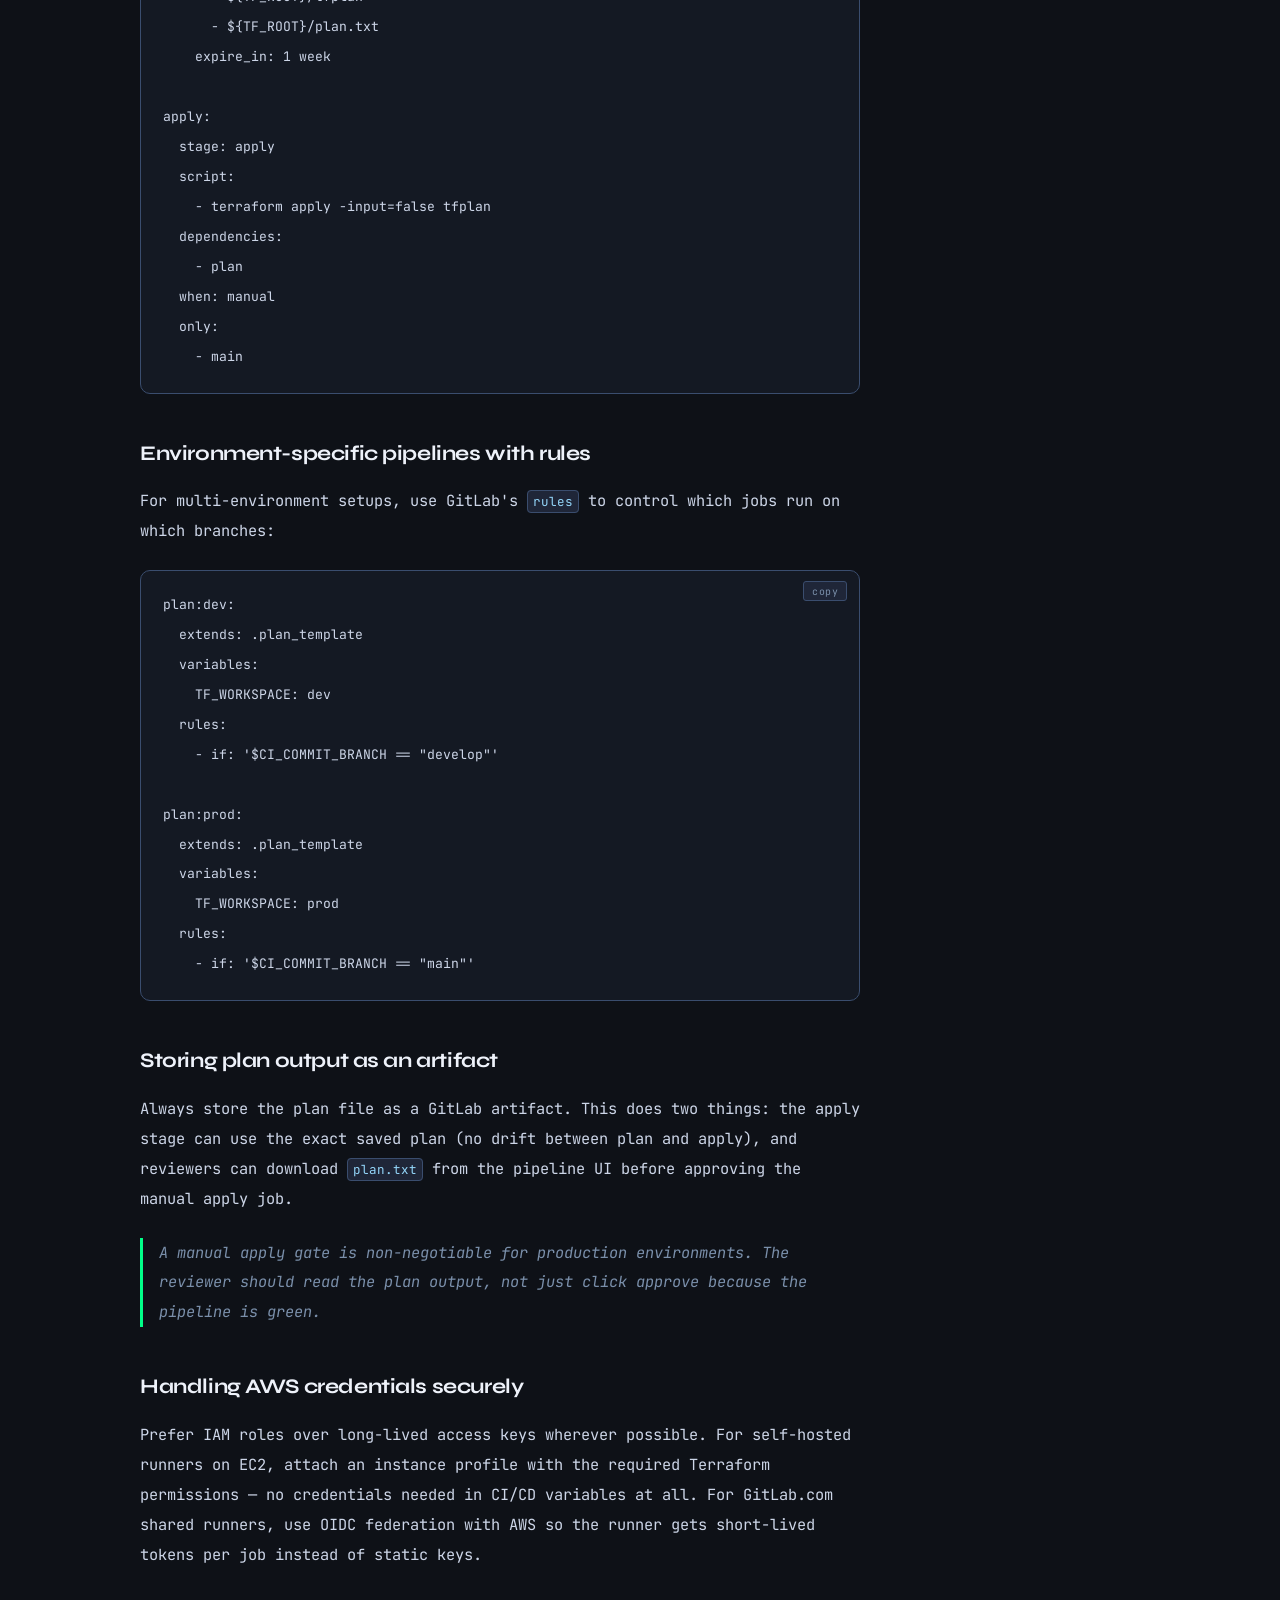
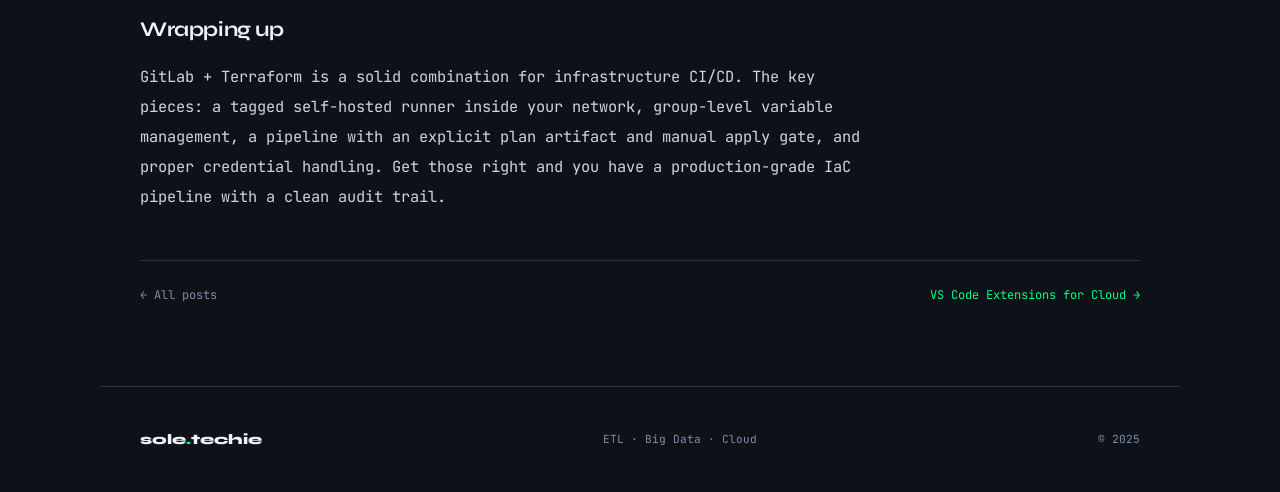
<file: posts/gitlab-cicd-setup.html>
<!DOCTYPE html>
<html lang="en">
<head>
  <meta charset="UTF-8" />
  <meta name="viewport" content="width=device-width, initial-scale=1.0" />
  <meta name="description" content="Bootstrapping a private GitLab group, configuring runners, and wiring Terraform infrastructure deployments into a real CI/CD flow from scratch." />
  <title>Setting Up GitLab + CI/CD with Terraform — SoleTechie</title>
  <link rel="icon" type="image/svg+xml" href="data:image/svg+xml,<svg xmlns='http://www.w3.org/2000/svg' viewBox='0 0 32 32'><rect width='32' height='32' rx='6' fill='%23080b0f'/><text y='24' x='4' font-size='22' font-family='monospace' fill='%2300ff88'>S</text></svg>" />
  <link rel="stylesheet" href="../css/main.css" />
</head>
<body>

<nav class="nav">
  <a href="../index.html" class="nav-logo">sole<span class="accent">.</span>techie</a>
  <ul class="nav-links">
    <li><a href="../blog/index.html">Blog</a></li>
    <li><a href="../index.html#projects">Projects</a></li>
    <li><a href="../index.html#certs">Certs</a></li>
    <li><a href="../index.html#about">About</a></li>
  </ul>
  <div class="nav-badge">
    <span class="nav-badge-dot"></span>
    <span>actively posting</span>
  </div>
</nav>

<div class="page-body">
  <div class="container">
    <article class="post-layout">

      <header class="post-header">
        <div class="post-meta">
          <span class="post-date">May 05, 2022</span>
          <span class="post-tag tag-devops">DevOps</span>
          <span style="font-size:.67rem; color:var(--text-dim);">5 min read</span>
        </div>
        <h1>Setting Up GitLab + CI/CD with Terraform</h1>
      </header>

      <div class="post-content">

        <p>GitLab's built-in CI/CD is one of the most complete pipelines-as-code systems available — and it integrates cleanly with Terraform for infrastructure deployments. This post walks through bootstrapping a private GitLab group, registering runners, and setting up a full Terraform CI/CD pipeline from scratch.</p>

        <h2>GitLab group and project structure</h2>

        <p>Start with a group to organize related repositories under shared CI/CD variables and runners. In GitLab, groups are the right scope for enterprise settings — you define runners, variables, and access controls once at the group level rather than per-project.</p>

        <pre><code># Recommended structure for an infrastructure group
infra-group/
  ├── terraform-modules/   # shared module library
  ├── networking/          # VPC, subnets, DNS
  ├── platform/            # ECS, RDS, core services
  └── apps/                # application-layer infra</code></pre>

        <p>Add group-level CI/CD variables (Settings → CI/CD → Variables) for shared secrets: AWS credentials, Terraform backend config, Vault tokens. These inherit to all projects in the group so you don't repeat them.</p>

        <h2>Registering a GitLab Runner</h2>

        <p>For infrastructure pipelines touching AWS, I prefer self-hosted runners over GitLab's shared runners. They run inside your VPC, can use instance profiles instead of long-lived credentials, and aren't subject to shared runner resource limits.</p>

        <pre><code># Install on an EC2 instance (Amazon Linux 2)
curl -L "https://packages.gitlab.com/install/repositories/runner/gitlab-runner/script.rpm.sh" | sudo bash
sudo yum install gitlab-runner -y

# Register the runner
sudo gitlab-runner register \
  --url "https://gitlab.com/" \
  --registration-token "YOUR_GROUP_TOKEN" \
  --executor "docker" \
  --docker-image "hashicorp/terraform:1.5" \
  --description "infra-runner" \
  --tag-list "infra,terraform" \
  --run-untagged false \
  --locked false</code></pre>

        <p>Tag the runner with <code>infra</code> and <code>terraform</code>. Only jobs that specify these tags in <code>.gitlab-ci.yml</code> will route to this runner — keeping infra jobs isolated from application build jobs.</p>

        <h2>The .gitlab-ci.yml pipeline</h2>

        <p>A Terraform pipeline has four natural stages: validate, plan, apply (with manual gate), and destroy (restricted to authorized users).</p>

        <pre><code>stages:
  - validate
  - plan
  - apply

variables:
  TF_ROOT: ${CI_PROJECT_DIR}/terraform
  TF_STATE_NAME: ${CI_PROJECT_NAME}

default:
  image: hashicorp/terraform:1.5
  tags:
    - infra
    - terraform
  before_script:
    - cd ${TF_ROOT}
    - terraform init
      -backend-config="bucket=${TF_STATE_BUCKET}"
      -backend-config="key=${TF_STATE_NAME}/terraform.tfstate"
      -backend-config="region=us-east-1"
      -input=false

validate:
  stage: validate
  script:
    - terraform validate
    - terraform fmt -check -recursive

plan:
  stage: plan
  script:
    - terraform plan -out=tfplan -input=false
    - terraform show -no-color tfplan | tee plan.txt
  artifacts:
    name: tfplan
    paths:
      - ${TF_ROOT}/tfplan
      - ${TF_ROOT}/plan.txt
    expire_in: 1 week

apply:
  stage: apply
  script:
    - terraform apply -input=false tfplan
  dependencies:
    - plan
  when: manual
  only:
    - main</code></pre>

        <h2>Environment-specific pipelines with rules</h2>

        <p>For multi-environment setups, use GitLab's <code>rules</code> to control which jobs run on which branches:</p>

        <pre><code>plan:dev:
  extends: .plan_template
  variables:
    TF_WORKSPACE: dev
  rules:
    - if: '$CI_COMMIT_BRANCH == "develop"'

plan:prod:
  extends: .plan_template
  variables:
    TF_WORKSPACE: prod
  rules:
    - if: '$CI_COMMIT_BRANCH == "main"'</code></pre>

        <h2>Storing plan output as an artifact</h2>

        <p>Always store the plan file as a GitLab artifact. This does two things: the apply stage can use the exact saved plan (no drift between plan and apply), and reviewers can download <code>plan.txt</code> from the pipeline UI before approving the manual apply job.</p>

        <blockquote>A manual apply gate is non-negotiable for production environments. The reviewer should read the plan output, not just click approve because the pipeline is green.</blockquote>

        <h2>Handling AWS credentials securely</h2>

        <p>Prefer IAM roles over long-lived access keys wherever possible. For self-hosted runners on EC2, attach an instance profile with the required Terraform permissions — no credentials needed in CI/CD variables at all. For GitLab.com shared runners, use OIDC federation with AWS so the runner gets short-lived tokens per job instead of static keys.</p>

        <h2>Wrapping up</h2>

        <p>GitLab + Terraform is a solid combination for infrastructure CI/CD. The key pieces: a tagged self-hosted runner inside your network, group-level variable management, a pipeline with an explicit plan artifact and manual apply gate, and proper credential handling. Get those right and you have a production-grade IaC pipeline with a clean audit trail.</p>

      </div>

      <div style="margin-top:3rem; padding-top:1.5rem; border-top:1px solid var(--border); display:flex; justify-content:space-between; font-size:0.75rem;">
        <a href="../blog/index.html" style="color:var(--text-dim);">← All posts</a>
        <a href="vscode-extensions-cloud.html" style="color:var(--green);">VS Code Extensions for Cloud →</a>
      </div>

    </article>
  </div>
</div>

<footer>
  <div class="footer">
    <span class="footer-logo">sole<span class="accent">.</span>techie</span>
    <span class="footer-copy">ETL · Big Data · Cloud</span>
    <span>© 2025</span>
  </div>
</footer>

<script src="../js/main.js"></script>
</body>
</html>
</file>
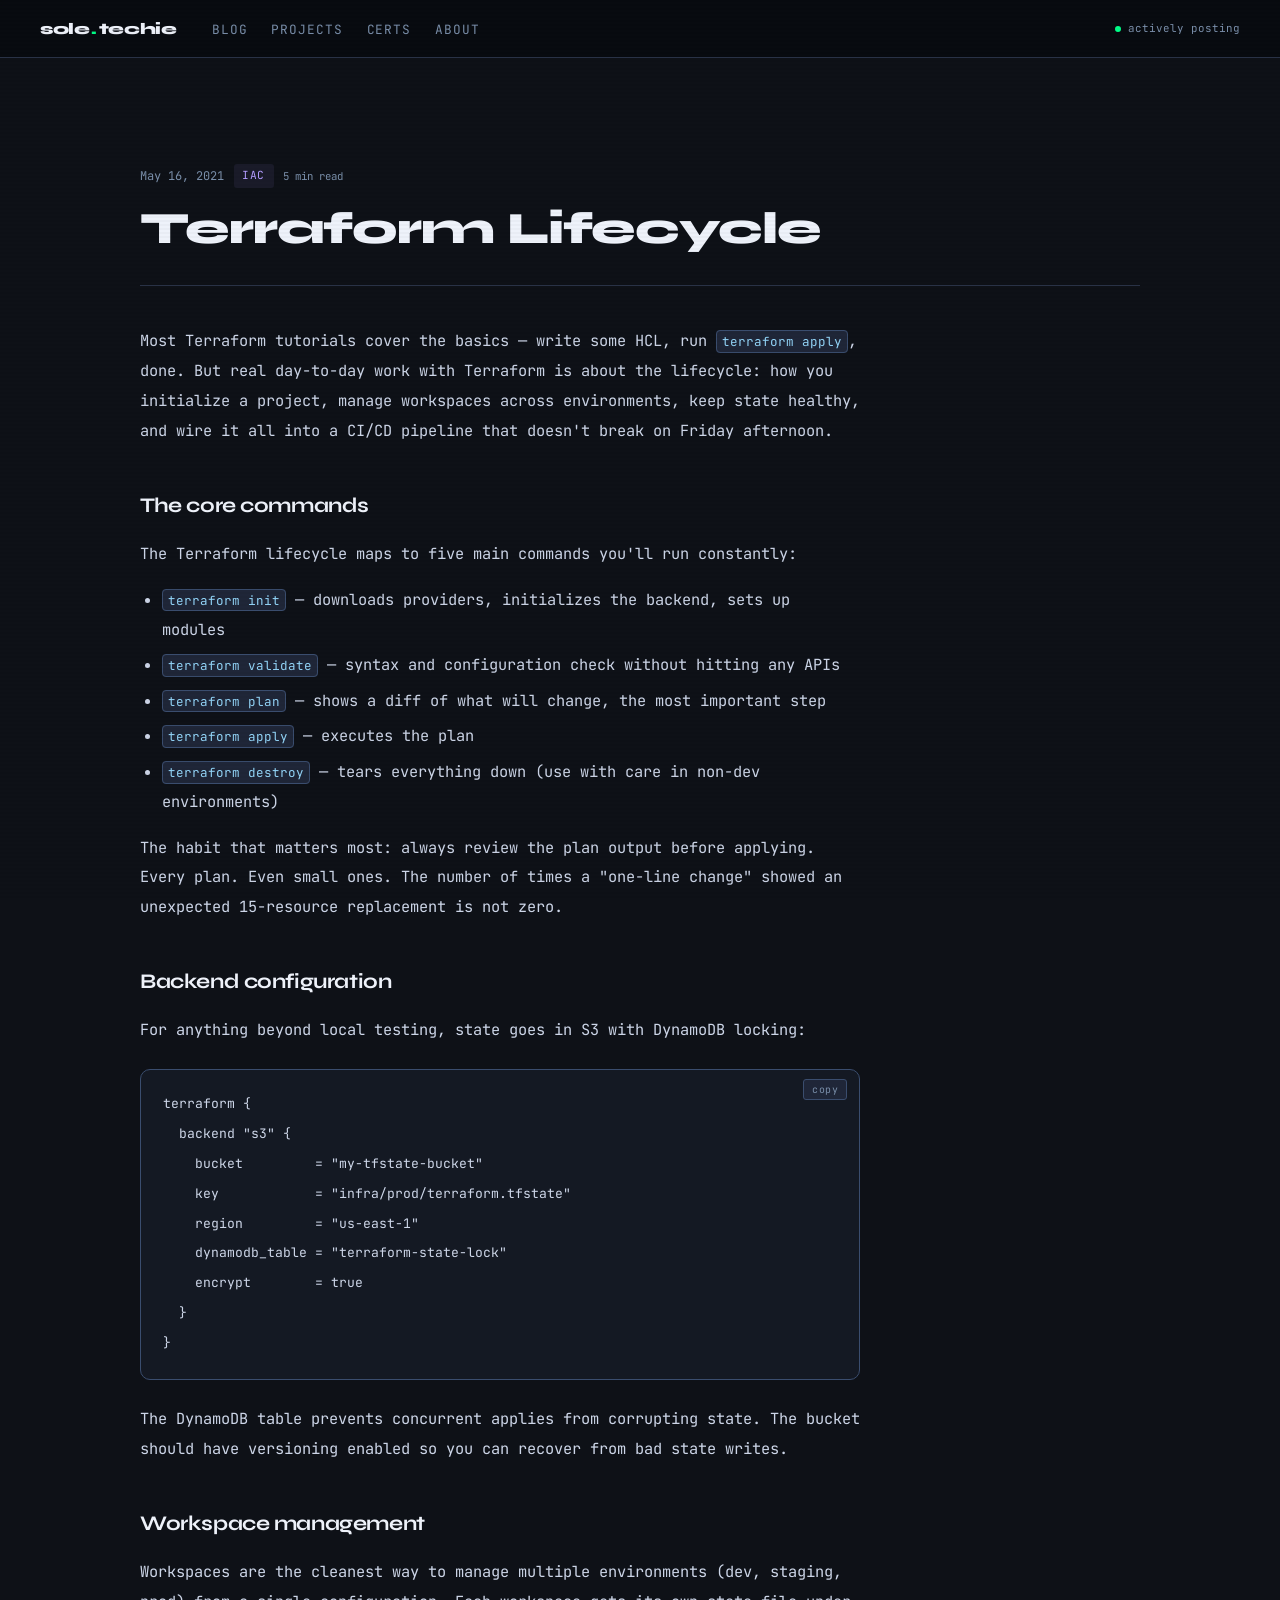
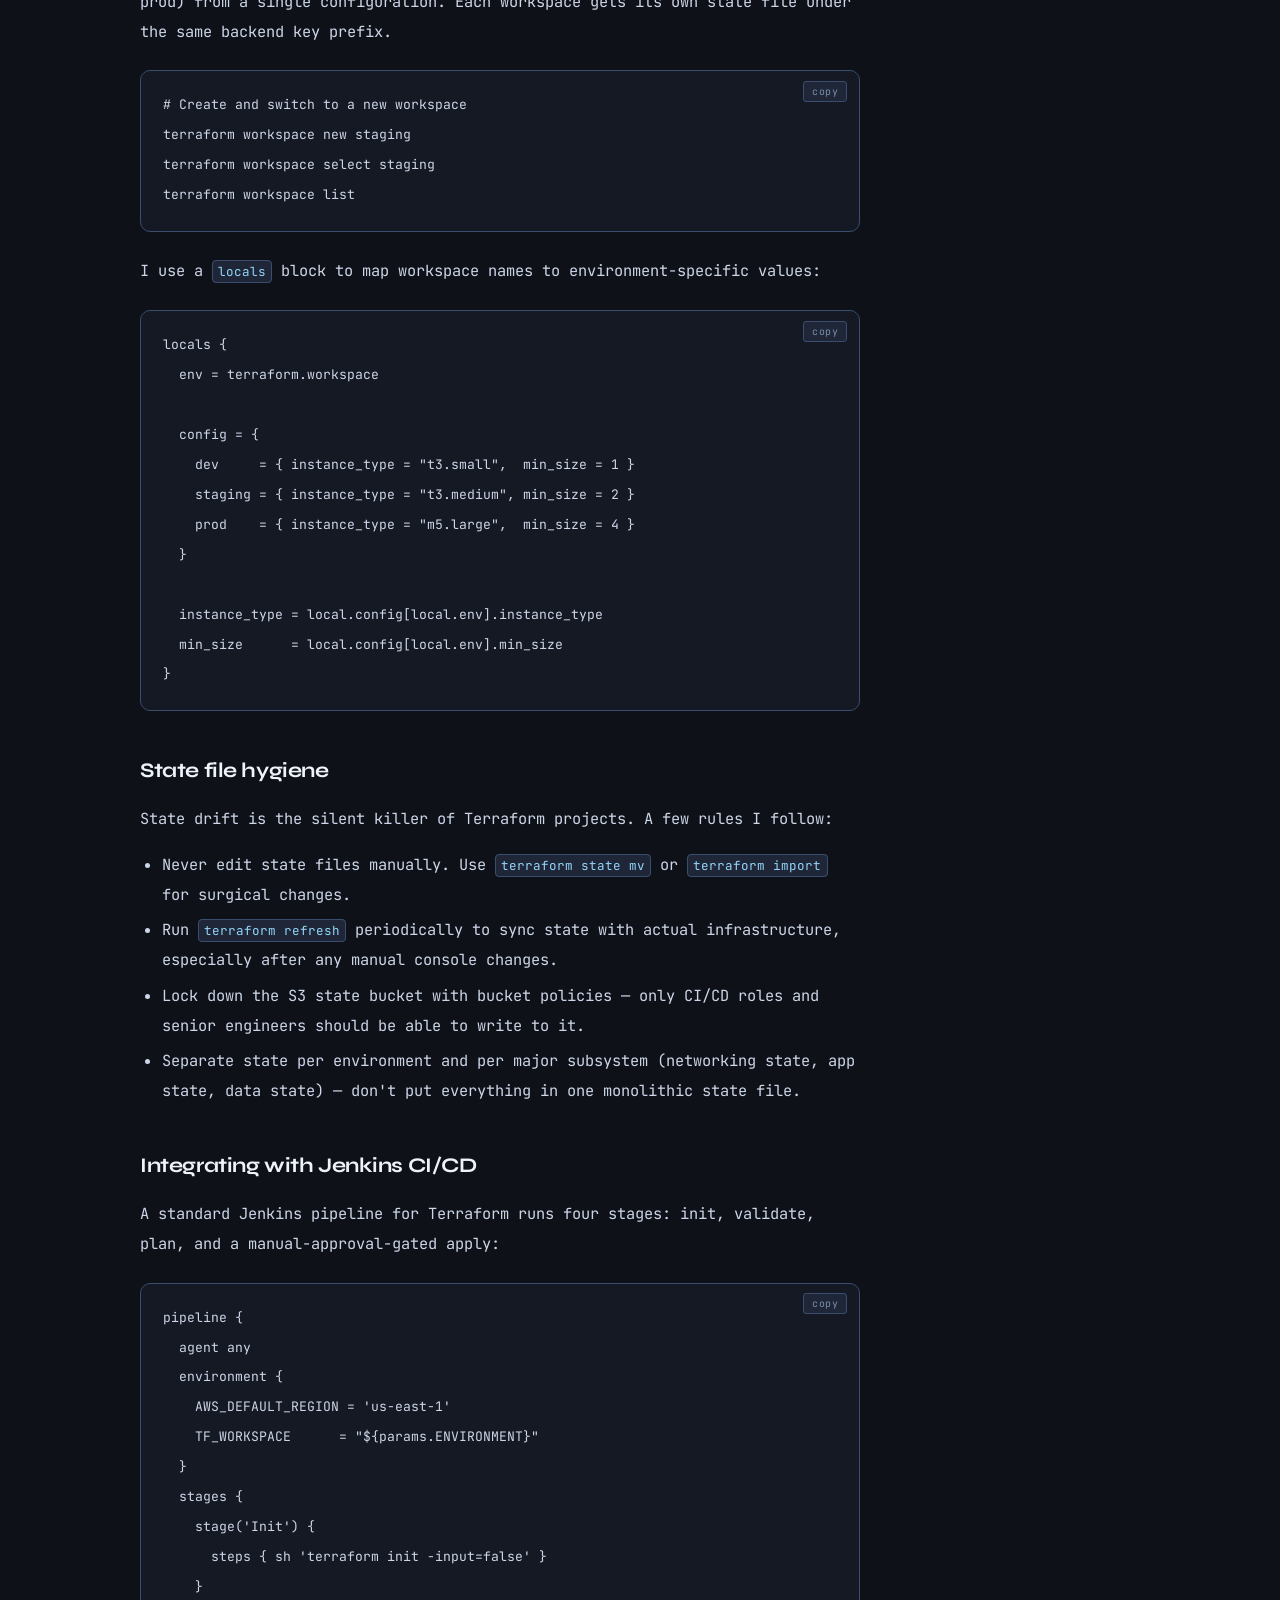
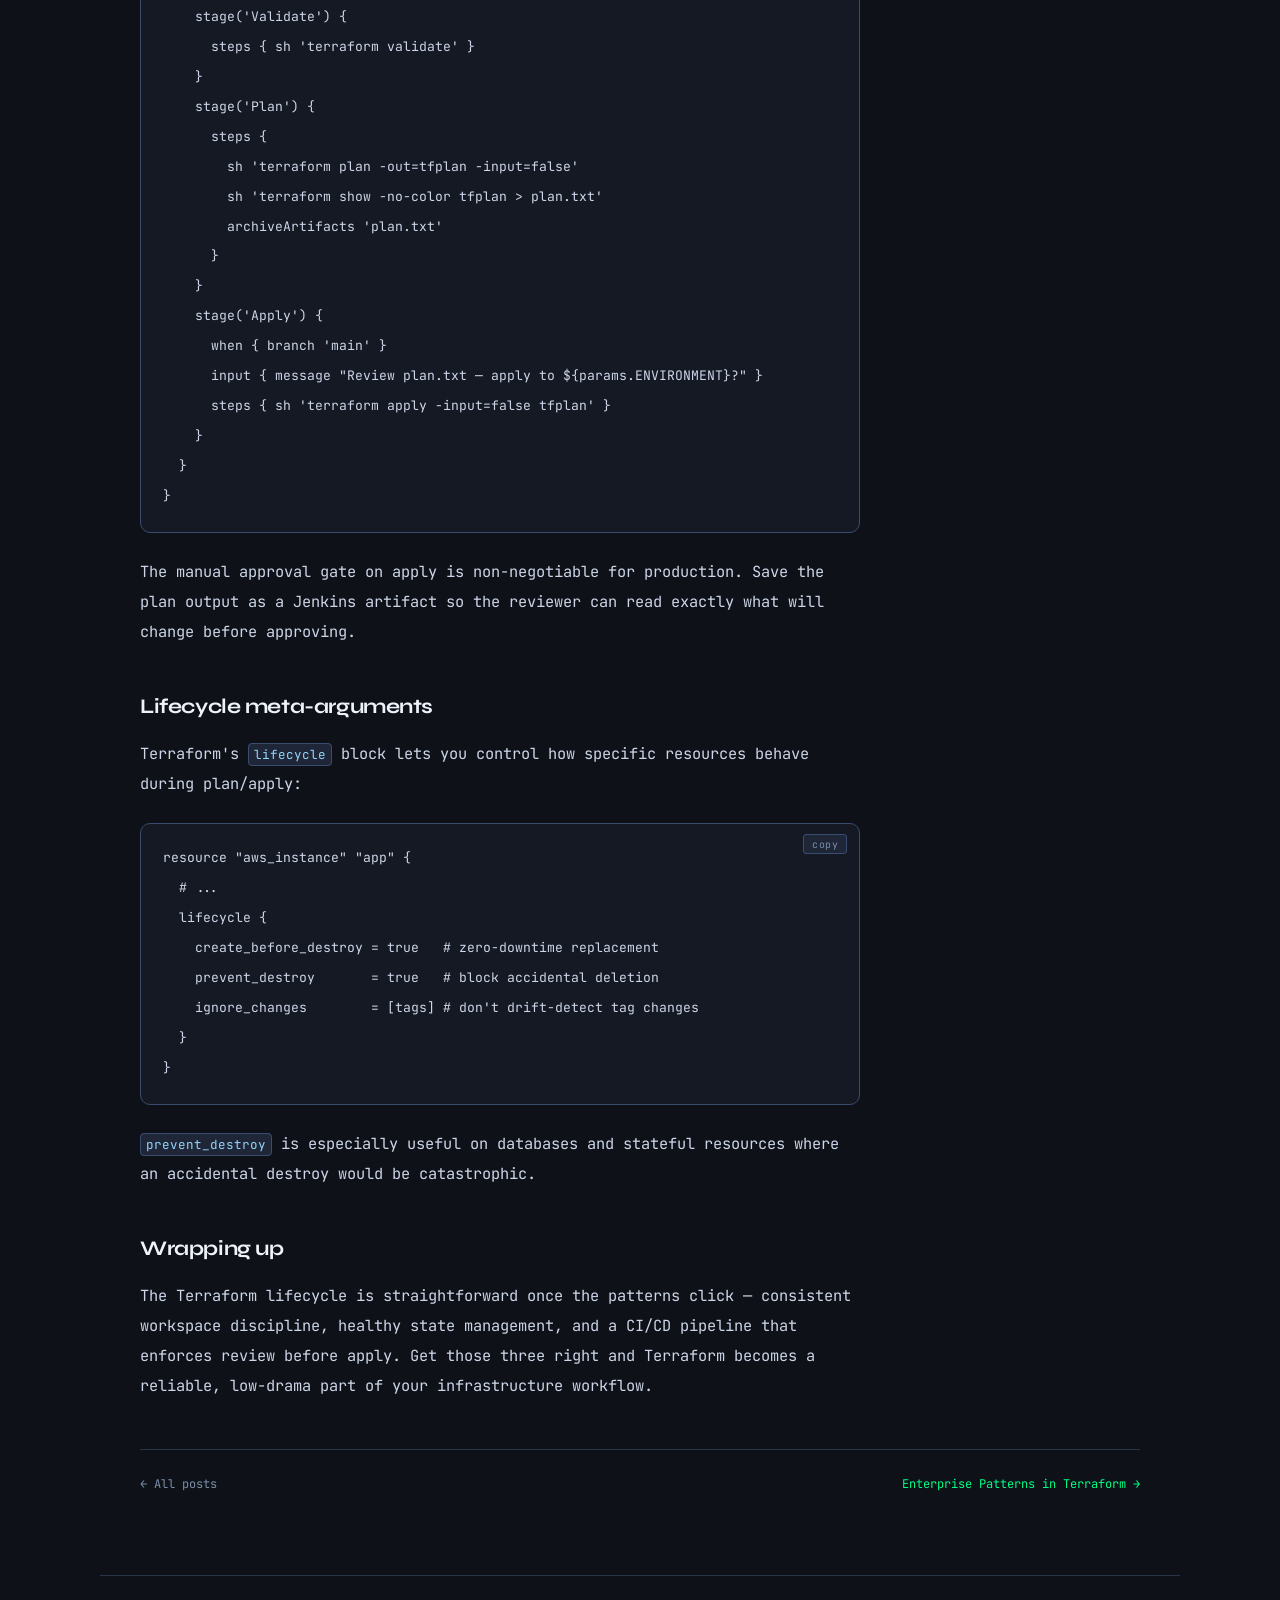
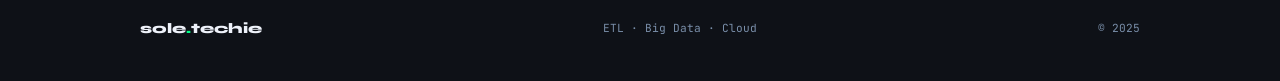
<file: posts/terraform-lifecycle.html>
<!DOCTYPE html>
<html lang="en">
<head>
  <meta charset="UTF-8" />
  <meta name="viewport" content="width=device-width, initial-scale=1.0" />
  <meta name="description" content="Daily Terraform workflows — init, workspace management, state file hygiene, and integrating Terraform into Jenkins CI/CD pipelines." />
  <title>Terraform Lifecycle — SoleTechie</title>
  <link rel="icon" type="image/svg+xml" href="data:image/svg+xml,<svg xmlns='http://www.w3.org/2000/svg' viewBox='0 0 32 32'><rect width='32' height='32' rx='6' fill='%23080b0f'/><text y='24' x='4' font-size='22' font-family='monospace' fill='%2300ff88'>S</text></svg>" />
  <link rel="stylesheet" href="../css/main.css" />
</head>
<body>

<nav class="nav">
  <a href="../index.html" class="nav-logo">sole<span class="accent">.</span>techie</a>
  <ul class="nav-links">
    <li><a href="../blog/index.html">Blog</a></li>
    <li><a href="../index.html#projects">Projects</a></li>
    <li><a href="../index.html#certs">Certs</a></li>
    <li><a href="../index.html#about">About</a></li>
  </ul>
  <div class="nav-badge">
    <span class="nav-badge-dot"></span>
    <span>actively posting</span>
  </div>
</nav>

<div class="page-body">
  <div class="container">
    <article class="post-layout">

      <header class="post-header">
        <div class="post-meta">
          <span class="post-date">May 16, 2021</span>
          <span class="post-tag tag-iac">IaC</span>
          <span style="font-size:.67rem; color:var(--text-dim);">5 min read</span>
        </div>
        <h1>Terraform Lifecycle</h1>
      </header>

      <div class="post-content">

        <p>Most Terraform tutorials cover the basics — write some HCL, run <code>terraform apply</code>, done. But real day-to-day work with Terraform is about the lifecycle: how you initialize a project, manage workspaces across environments, keep state healthy, and wire it all into a CI/CD pipeline that doesn't break on Friday afternoon.</p>

        <h2>The core commands</h2>

        <p>The Terraform lifecycle maps to five main commands you'll run constantly:</p>

        <ul>
          <li><code>terraform init</code> — downloads providers, initializes the backend, sets up modules</li>
          <li><code>terraform validate</code> — syntax and configuration check without hitting any APIs</li>
          <li><code>terraform plan</code> — shows a diff of what will change, the most important step</li>
          <li><code>terraform apply</code> — executes the plan</li>
          <li><code>terraform destroy</code> — tears everything down (use with care in non-dev environments)</li>
        </ul>

        <p>The habit that matters most: always review the plan output before applying. Every plan. Even small ones. The number of times a "one-line change" showed an unexpected 15-resource replacement is not zero.</p>

        <h2>Backend configuration</h2>

        <p>For anything beyond local testing, state goes in S3 with DynamoDB locking:</p>

        <pre><code>terraform {
  backend "s3" {
    bucket         = "my-tfstate-bucket"
    key            = "infra/prod/terraform.tfstate"
    region         = "us-east-1"
    dynamodb_table = "terraform-state-lock"
    encrypt        = true
  }
}</code></pre>

        <p>The DynamoDB table prevents concurrent applies from corrupting state. The bucket should have versioning enabled so you can recover from bad state writes.</p>

        <h2>Workspace management</h2>

        <p>Workspaces are the cleanest way to manage multiple environments (dev, staging, prod) from a single configuration. Each workspace gets its own state file under the same backend key prefix.</p>

        <pre><code># Create and switch to a new workspace
terraform workspace new staging
terraform workspace select staging
terraform workspace list</code></pre>

        <p>I use a <code>locals</code> block to map workspace names to environment-specific values:</p>

        <pre><code>locals {
  env = terraform.workspace

  config = {
    dev     = { instance_type = "t3.small",  min_size = 1 }
    staging = { instance_type = "t3.medium", min_size = 2 }
    prod    = { instance_type = "m5.large",  min_size = 4 }
  }

  instance_type = local.config[local.env].instance_type
  min_size      = local.config[local.env].min_size
}</code></pre>

        <h2>State file hygiene</h2>

        <p>State drift is the silent killer of Terraform projects. A few rules I follow:</p>

        <ul>
          <li>Never edit state files manually. Use <code>terraform state mv</code> or <code>terraform import</code> for surgical changes.</li>
          <li>Run <code>terraform refresh</code> periodically to sync state with actual infrastructure, especially after any manual console changes.</li>
          <li>Lock down the S3 state bucket with bucket policies — only CI/CD roles and senior engineers should be able to write to it.</li>
          <li>Separate state per environment and per major subsystem (networking state, app state, data state) — don't put everything in one monolithic state file.</li>
        </ul>

        <h2>Integrating with Jenkins CI/CD</h2>

        <p>A standard Jenkins pipeline for Terraform runs four stages: init, validate, plan, and a manual-approval-gated apply:</p>

        <pre><code>pipeline {
  agent any
  environment {
    AWS_DEFAULT_REGION = 'us-east-1'
    TF_WORKSPACE      = "${params.ENVIRONMENT}"
  }
  stages {
    stage('Init') {
      steps { sh 'terraform init -input=false' }
    }
    stage('Validate') {
      steps { sh 'terraform validate' }
    }
    stage('Plan') {
      steps {
        sh 'terraform plan -out=tfplan -input=false'
        sh 'terraform show -no-color tfplan > plan.txt'
        archiveArtifacts 'plan.txt'
      }
    }
    stage('Apply') {
      when { branch 'main' }
      input { message "Review plan.txt — apply to ${params.ENVIRONMENT}?" }
      steps { sh 'terraform apply -input=false tfplan' }
    }
  }
}</code></pre>

        <p>The manual approval gate on apply is non-negotiable for production. Save the plan output as a Jenkins artifact so the reviewer can read exactly what will change before approving.</p>

        <h2>Lifecycle meta-arguments</h2>

        <p>Terraform's <code>lifecycle</code> block lets you control how specific resources behave during plan/apply:</p>

        <pre><code>resource "aws_instance" "app" {
  # ...
  lifecycle {
    create_before_destroy = true   # zero-downtime replacement
    prevent_destroy       = true   # block accidental deletion
    ignore_changes        = [tags] # don't drift-detect tag changes
  }
}</code></pre>

        <p><code>prevent_destroy</code> is especially useful on databases and stateful resources where an accidental destroy would be catastrophic.</p>

        <h2>Wrapping up</h2>

        <p>The Terraform lifecycle is straightforward once the patterns click — consistent workspace discipline, healthy state management, and a CI/CD pipeline that enforces review before apply. Get those three right and Terraform becomes a reliable, low-drama part of your infrastructure workflow.</p>

      </div>

      <div style="margin-top:3rem; padding-top:1.5rem; border-top:1px solid var(--border); display:flex; justify-content:space-between; font-size:0.75rem;">
        <a href="../blog/index.html" style="color:var(--text-dim);">← All posts</a>
        <a href="enterprise-patterns-terraform.html" style="color:var(--green);">Enterprise Patterns in Terraform →</a>
      </div>

    </article>
  </div>
</div>

<footer>
  <div class="footer">
    <span class="footer-logo">sole<span class="accent">.</span>techie</span>
    <span class="footer-copy">ETL · Big Data · Cloud</span>
    <span>© 2025</span>
  </div>
</footer>

<script src="../js/main.js"></script>
</body>
</html>
</file>
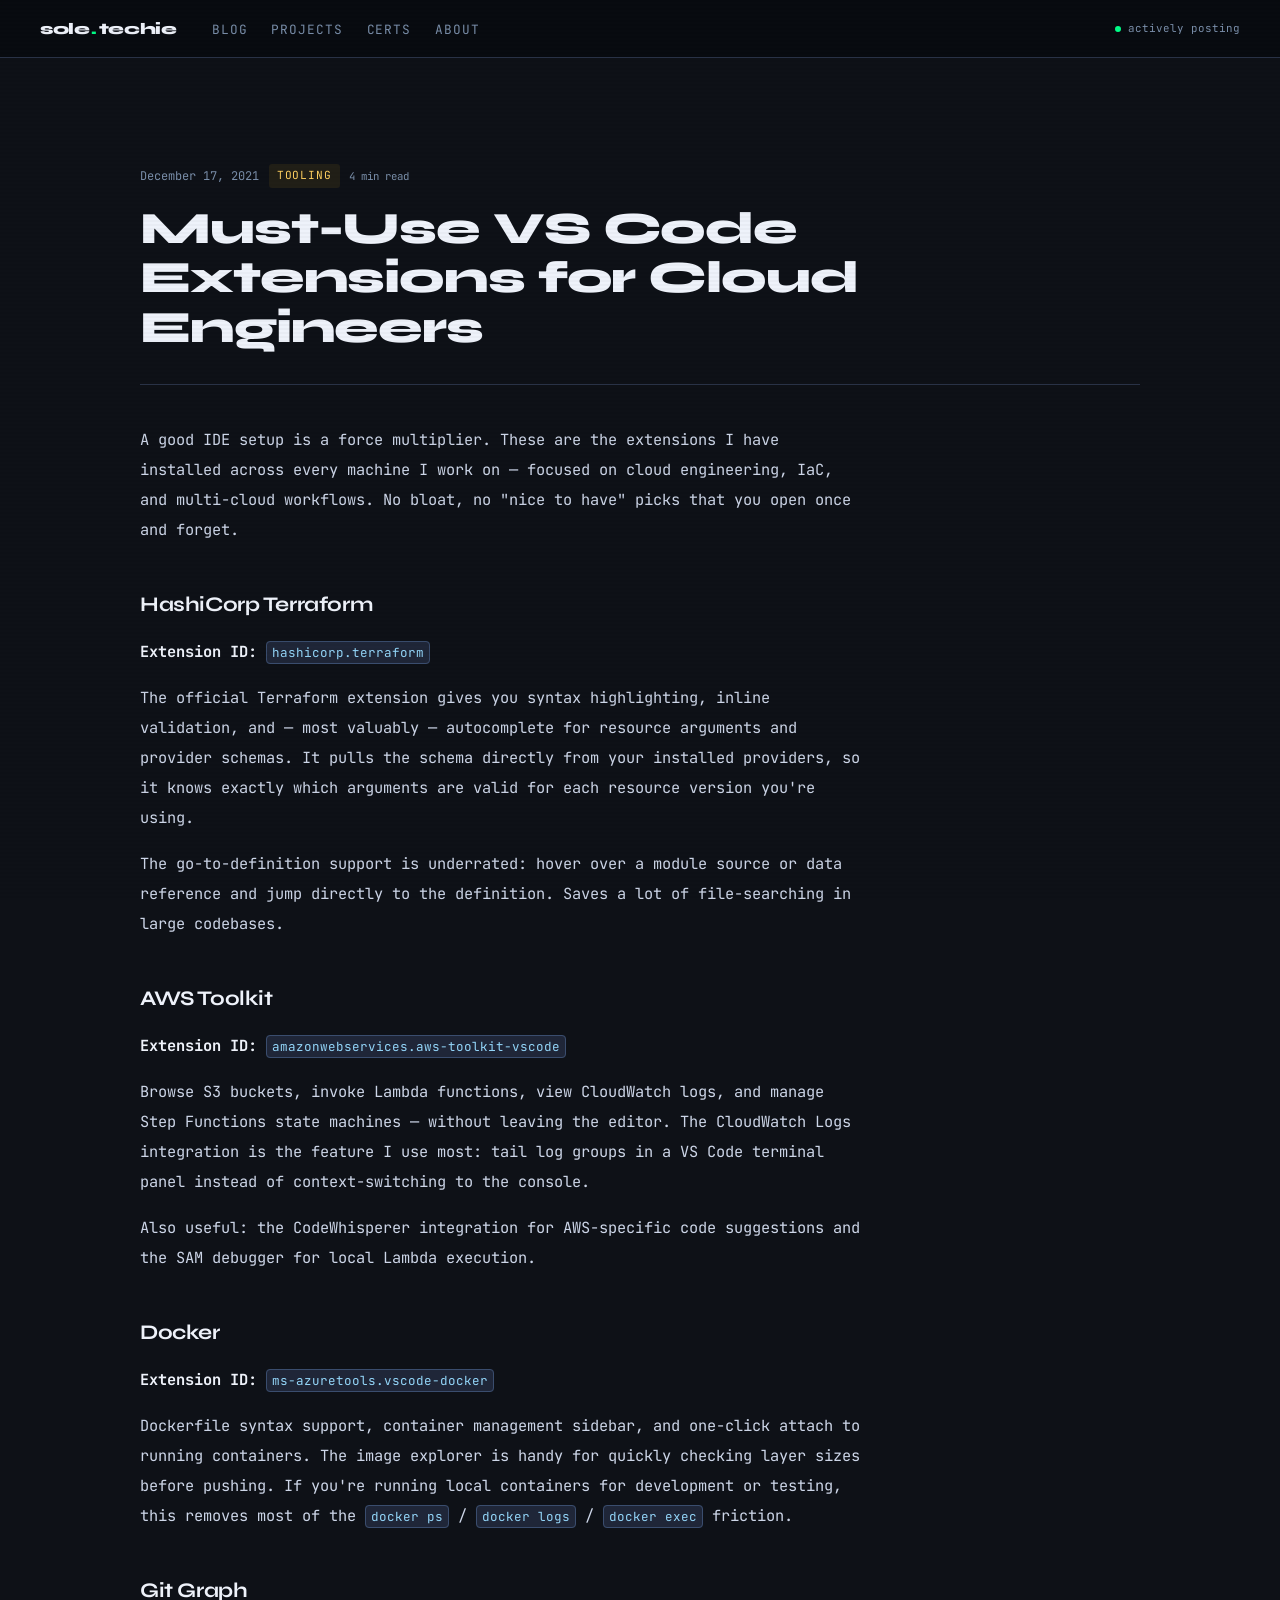
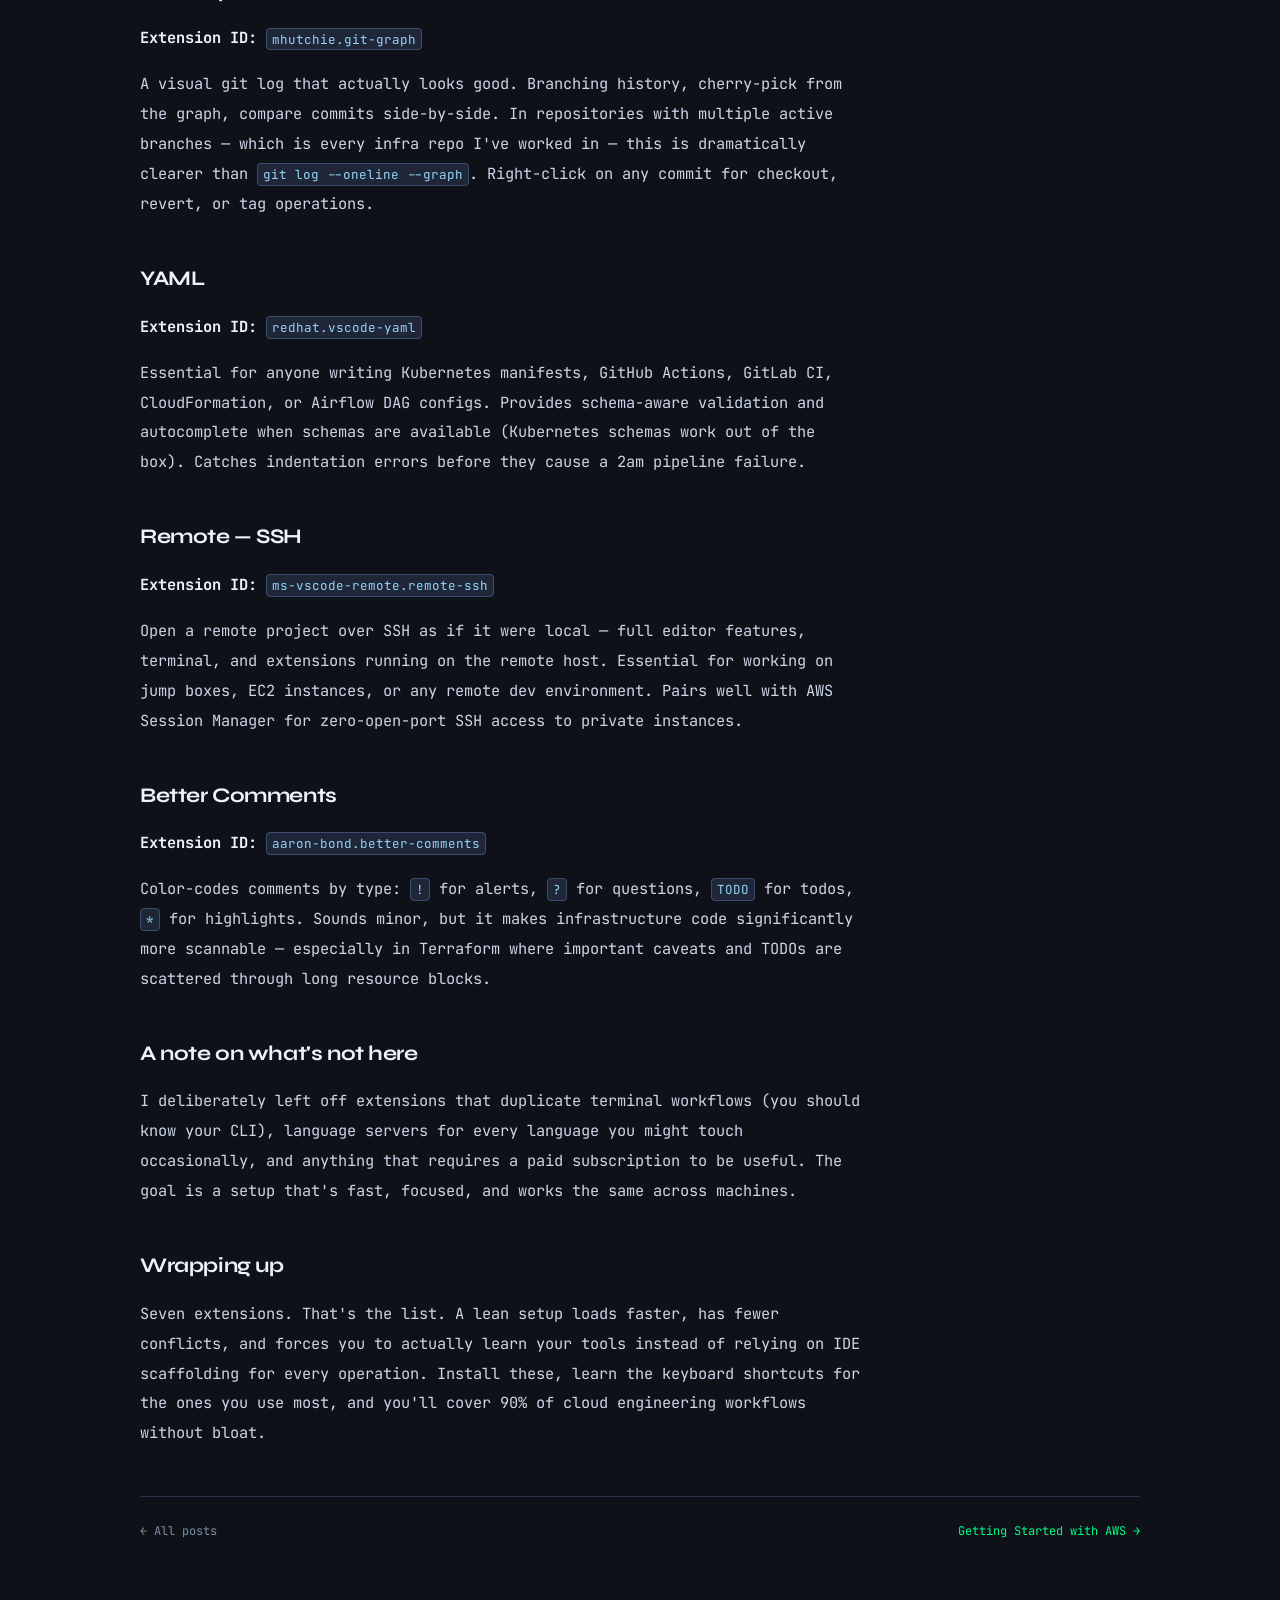
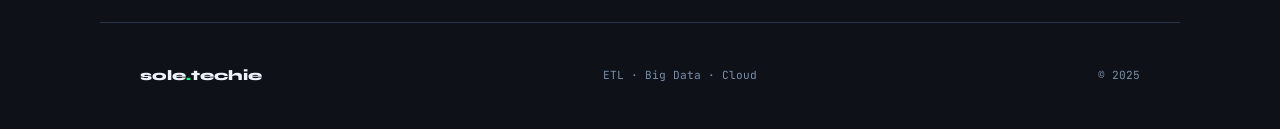
<file: posts/vscode-extensions-cloud.html>
<!DOCTYPE html>
<html lang="en">
<head>
  <meta charset="UTF-8" />
  <meta name="viewport" content="width=device-width, initial-scale=1.0" />
  <meta name="description" content="Terraform autocomplete, Docker, AWS Toolkit, Git Graph — the VS Code extensions that actually save time in multi-cloud workflows." />
  <title>Must-Use VS Code Extensions for Cloud Engineers — SoleTechie</title>
  <link rel="icon" type="image/svg+xml" href="data:image/svg+xml,<svg xmlns='http://www.w3.org/2000/svg' viewBox='0 0 32 32'><rect width='32' height='32' rx='6' fill='%23080b0f'/><text y='24' x='4' font-size='22' font-family='monospace' fill='%2300ff88'>S</text></svg>" />
  <link rel="stylesheet" href="../css/main.css" />
</head>
<body>

<nav class="nav">
  <a href="../index.html" class="nav-logo">sole<span class="accent">.</span>techie</a>
  <ul class="nav-links">
    <li><a href="../blog/index.html">Blog</a></li>
    <li><a href="../index.html#projects">Projects</a></li>
    <li><a href="../index.html#certs">Certs</a></li>
    <li><a href="../index.html#about">About</a></li>
  </ul>
  <div class="nav-badge">
    <span class="nav-badge-dot"></span>
    <span>actively posting</span>
  </div>
</nav>

<div class="page-body">
  <div class="container">
    <article class="post-layout">

      <header class="post-header">
        <div class="post-meta">
          <span class="post-date">December 17, 2021</span>
          <span class="post-tag tag-tool">Tooling</span>
          <span style="font-size:.67rem; color:var(--text-dim);">4 min read</span>
        </div>
        <h1>Must-Use VS Code Extensions for Cloud Engineers</h1>
      </header>

      <div class="post-content">

        <p>A good IDE setup is a force multiplier. These are the extensions I have installed across every machine I work on — focused on cloud engineering, IaC, and multi-cloud workflows. No bloat, no "nice to have" picks that you open once and forget.</p>

        <h2>HashiCorp Terraform</h2>

        <p><strong>Extension ID:</strong> <code>hashicorp.terraform</code></p>

        <p>The official Terraform extension gives you syntax highlighting, inline validation, and — most valuably — autocomplete for resource arguments and provider schemas. It pulls the schema directly from your installed providers, so it knows exactly which arguments are valid for each resource version you're using.</p>

        <p>The go-to-definition support is underrated: hover over a module source or data reference and jump directly to the definition. Saves a lot of file-searching in large codebases.</p>

        <h2>AWS Toolkit</h2>

        <p><strong>Extension ID:</strong> <code>amazonwebservices.aws-toolkit-vscode</code></p>

        <p>Browse S3 buckets, invoke Lambda functions, view CloudWatch logs, and manage Step Functions state machines — without leaving the editor. The CloudWatch Logs integration is the feature I use most: tail log groups in a VS Code terminal panel instead of context-switching to the console.</p>

        <p>Also useful: the CodeWhisperer integration for AWS-specific code suggestions and the SAM debugger for local Lambda execution.</p>

        <h2>Docker</h2>

        <p><strong>Extension ID:</strong> <code>ms-azuretools.vscode-docker</code></p>

        <p>Dockerfile syntax support, container management sidebar, and one-click attach to running containers. The image explorer is handy for quickly checking layer sizes before pushing. If you're running local containers for development or testing, this removes most of the <code>docker ps</code> / <code>docker logs</code> / <code>docker exec</code> friction.</p>

        <h2>Git Graph</h2>

        <p><strong>Extension ID:</strong> <code>mhutchie.git-graph</code></p>

        <p>A visual git log that actually looks good. Branching history, cherry-pick from the graph, compare commits side-by-side. In repositories with multiple active branches — which is every infra repo I've worked in — this is dramatically clearer than <code>git log --oneline --graph</code>. Right-click on any commit for checkout, revert, or tag operations.</p>

        <h2>YAML</h2>

        <p><strong>Extension ID:</strong> <code>redhat.vscode-yaml</code></p>

        <p>Essential for anyone writing Kubernetes manifests, GitHub Actions, GitLab CI, CloudFormation, or Airflow DAG configs. Provides schema-aware validation and autocomplete when schemas are available (Kubernetes schemas work out of the box). Catches indentation errors before they cause a 2am pipeline failure.</p>

        <h2>Remote — SSH</h2>

        <p><strong>Extension ID:</strong> <code>ms-vscode-remote.remote-ssh</code></p>

        <p>Open a remote project over SSH as if it were local — full editor features, terminal, and extensions running on the remote host. Essential for working on jump boxes, EC2 instances, or any remote dev environment. Pairs well with AWS Session Manager for zero-open-port SSH access to private instances.</p>

        <h2>Better Comments</h2>

        <p><strong>Extension ID:</strong> <code>aaron-bond.better-comments</code></p>

        <p>Color-codes comments by type: <code>!</code> for alerts, <code>?</code> for questions, <code>TODO</code> for todos, <code>*</code> for highlights. Sounds minor, but it makes infrastructure code significantly more scannable — especially in Terraform where important caveats and TODOs are scattered through long resource blocks.</p>

        <h2>A note on what's not here</h2>

        <p>I deliberately left off extensions that duplicate terminal workflows (you should know your CLI), language servers for every language you might touch occasionally, and anything that requires a paid subscription to be useful. The goal is a setup that's fast, focused, and works the same across machines.</p>

        <h2>Wrapping up</h2>

        <p>Seven extensions. That's the list. A lean setup loads faster, has fewer conflicts, and forces you to actually learn your tools instead of relying on IDE scaffolding for every operation. Install these, learn the keyboard shortcuts for the ones you use most, and you'll cover 90% of cloud engineering workflows without bloat.</p>

      </div>

      <div style="margin-top:3rem; padding-top:1.5rem; border-top:1px solid var(--border); display:flex; justify-content:space-between; font-size:0.75rem;">
        <a href="../blog/index.html" style="color:var(--text-dim);">← All posts</a>
        <a href="getting-started-aws.html" style="color:var(--green);">Getting Started with AWS →</a>
      </div>

    </article>
  </div>
</div>

<footer>
  <div class="footer">
    <span class="footer-logo">sole<span class="accent">.</span>techie</span>
    <span class="footer-copy">ETL · Big Data · Cloud</span>
    <span>© 2025</span>
  </div>
</footer>

<script src="../js/main.js"></script>
</body>
</html>
</file>
<file: css/main.css>
/* ============================================================
   SOLETECHIE — Design System
   Dark terminal aesthetic
   ============================================================ */

@import url('https://fonts.googleapis.com/css2?family=JetBrains+Mono:ital,wght@0,300;0,400;0,500;0,700;1,400&family=Syne:wght@400;600;700;800&display=swap');

/* ── TOKENS ── */
:root {
  --bg:          #0e1117;
  --bg2:         #141923;
  --bg3:         #1a2030;
  --surface:     #1f2638;
  --surface2:    #252e42;
  --border:      #2a3448;
  --border-hi:   #3a4d6e;

  --green:       #00ff88;
  --green-d:     #00dd77;
  --green-glow:  rgba(0,255,136,0.18);
  --green-muted: rgba(0,255,136,0.09);
  --cyan:        #00d4ff;
  --cyan-muted:  rgba(0,212,255,0.09);
  --purple:      #b39dff;
  --orange:      #ffaa55;
  --red:         #ff7b7b;
  --yellow:      #ffd060;

  --text:        #cdd6e8;
  --text-dim:    #7a8faa;
  --text-bright: #eef2fa;
  --text-code:   #93d5f8;

  --mono: 'JetBrains Mono', monospace;
  --sans: 'Syne', sans-serif;

  --radius:  6px;
  --radius-lg: 10px;
  --shadow:  0 8px 32px rgba(0,0,0,0.4);
  --shadow-lg: 0 20px 60px rgba(0,0,0,0.5);

  --nav-h:   58px;
  --max-w:   1080px;
}

/* ── RESET ── */
*, *::before, *::after { box-sizing: border-box; margin: 0; padding: 0; }
html { scroll-behavior: smooth; font-size: 16px; }
body {
  background: var(--bg);
  color: var(--text);
  font-family: var(--mono);
  line-height: 1.75;
  overflow-x: hidden;
  -webkit-font-smoothing: antialiased;
}

img { max-width: 100%; display: block; }
a { color: var(--green); text-decoration: none; }
a:hover { text-decoration: underline; }

/* ── GLOBAL OVERLAYS ── */
body::before {
  content: '';
  position: fixed; inset: 0; pointer-events: none; z-index: 900;
  background: repeating-linear-gradient(0deg, transparent, transparent 2px, rgba(0,0,0,0.025) 2px, rgba(0,0,0,0.025) 4px);
}

/* ── NAV ── */
.nav {
  position: fixed; top: 0; left: 0; right: 0; z-index: 200;
  height: var(--nav-h);
  background: rgba(8,11,15,0.88);
  backdrop-filter: blur(16px) saturate(180%);
  border-bottom: 1px solid var(--border);
  display: flex; align-items: center;
  padding: 0 clamp(1rem, 4vw, 2.5rem);
  gap: 1.5rem;
}

.nav-logo {
  font-family: var(--sans);
  font-size: 1rem; font-weight: 800;
  color: var(--text-bright); letter-spacing: -0.02em;
  display: flex; align-items: center; gap: 0.1rem;
  white-space: nowrap;
}
.nav-logo .accent { color: var(--green); }

.nav-links {
  display: flex; gap: 0.1rem;
  list-style: none; flex: 1;
}
.nav-links a {
  color: var(--text-dim);
  font-size: 0.8rem; letter-spacing: 0.07em; text-transform: uppercase;
  padding: 0.3rem 0.7rem; border-radius: 4px;
  transition: color 0.15s, background 0.15s;
  text-decoration: none;
}
.nav-links a:hover, .nav-links a.active {
  color: var(--green); background: var(--green-muted);
}

.nav-badge {
  display: flex; align-items: center; gap: 0.45rem;
  font-size: 0.68rem; color: var(--text-dim);
  white-space: nowrap;
}
.nav-badge-dot {
  width: 6px; height: 6px; border-radius: 50%;
  background: var(--green);
  animation: navpulse 2.2s ease-in-out infinite;
}
@keyframes navpulse {
  0%,100% { opacity:1; box-shadow: 0 0 0 0 rgba(0,255,136,.5); }
  60%      { opacity:.6; box-shadow: 0 0 0 5px rgba(0,255,136,0); }
}

/* ── LAYOUT ── */
.container { max-width: var(--max-w); margin: 0 auto; padding: 0 clamp(1rem, 4vw, 2.5rem); }
.page-body { padding-top: var(--nav-h); }

/* ── HERO ── */
.hero {
  min-height: 100vh;
  display: grid;
  grid-template-columns: 1fr 1fr;
  align-items: center;
  gap: 4rem;
  padding: calc(var(--nav-h) + 4rem) clamp(1rem,4vw,2.5rem) 5rem;
  max-width: var(--max-w); margin: 0 auto;
  position: relative;
}
@media (max-width: 800px) {
  .hero { grid-template-columns: 1fr; gap: 3rem; padding-top: calc(var(--nav-h) + 3rem); }
  .hero-terminal { display: none; }
}

/* grid lines behind hero */
.hero-bg {
  position: fixed; inset: 0; pointer-events: none; z-index: 0;
  background-image:
    linear-gradient(var(--border) 1px, transparent 1px),
    linear-gradient(90deg, var(--border) 1px, transparent 1px);
  background-size: 52px 52px;
  opacity: 0.35;
  mask-image: radial-gradient(ellipse 75% 75% at 35% 40%, black 20%, transparent 75%);
}

.hero-left { position: relative; z-index: 1; }

.hero-eyebrow {
  display: inline-flex; align-items: center; gap: 0.5rem;
  font-size: 0.68rem; color: var(--green); letter-spacing: 0.1em; text-transform: uppercase;
  padding: 0.3rem 0.8rem;
  border: 1px solid rgba(0,255,136,.25); border-radius: 20px;
  background: var(--green-muted); margin-bottom: 1.5rem;
}
.hero-eyebrow::before { content: '▶'; font-size: 0.55rem; }

.hero h1 {
  font-family: var(--sans);
  font-size: clamp(2.6rem, 5.5vw, 4.8rem);
  font-weight: 800; line-height: 1.04;
  color: var(--text-bright); letter-spacing: -0.03em;
  margin-bottom: 1.25rem;
}
.hero h1 em { font-style: normal; color: var(--green); }

.hero-desc {
  font-size: 1rem; color: var(--text-dim);
  max-width: 480px; line-height: 1.9; margin-bottom: 2rem;
}
.hero-desc strong { color: var(--text); }

.hero-chips {
  display: flex; flex-wrap: wrap; gap: 0.4rem; margin-bottom: 2.5rem;
}
.chip {
  font-size: 0.75rem; padding: 0.25rem 0.65rem;
  border: 1px solid var(--border-hi); border-radius: 3px;
  color: var(--text-dim); background: var(--surface);
  letter-spacing: 0.04em;
}
.chip-aws   { border-color: rgba(251,146,60,.4);  color: var(--orange); background: rgba(251,146,60,.06); }
.chip-gcp   { border-color: rgba(0,212,255,.3);   color: var(--cyan);   background: rgba(0,212,255,.06); }
.chip-azure { border-color: rgba(167,139,250,.3); color: var(--purple); background: rgba(167,139,250,.06); }
.chip-green { border-color: rgba(0,255,136,.25);  color: var(--green);  background: var(--green-muted); }

.hero-actions { display: flex; gap: 0.75rem; flex-wrap: wrap; }

/* ── BUTTONS ── */
.btn {
  display: inline-flex; align-items: center; gap: 0.45rem;
  font-family: var(--mono); font-size: 0.78rem; letter-spacing: 0.04em;
  padding: 0.6rem 1.3rem; border-radius: var(--radius);
  border: 1px solid transparent; cursor: pointer;
  transition: all 0.18s; text-decoration: none; white-space: nowrap;
}
.btn-primary {
  background: var(--green); color: #000; font-weight: 700; border-color: var(--green);
}
.btn-primary:hover {
  box-shadow: 0 0 22px rgba(0,255,136,.4);
  transform: translateY(-1px); text-decoration: none; color: #000;
}
.btn-outline {
  background: transparent; color: var(--text-dim); border-color: var(--border-hi);
}
.btn-outline:hover { color: var(--text-bright); border-color: var(--text-dim); text-decoration: none; }

/* ── TERMINAL WIDGET ── */
.hero-terminal {
  position: relative; z-index: 1;
  background: var(--bg2);
  border: 1px solid var(--border-hi); border-radius: var(--radius-lg);
  overflow: hidden;
  box-shadow: var(--shadow-lg), 0 0 0 1px rgba(0,255,136,.04), inset 0 1px 0 rgba(255,255,255,.03);
  animation: floatY 5s ease-in-out infinite;
}
@keyframes floatY {
  0%,100% { transform: translateY(0); }
  50%      { transform: translateY(-8px); }
}

.term-bar {
  background: var(--bg3); padding: 0.55rem 1rem;
  display: flex; align-items: center; gap: 0.4rem;
  border-bottom: 1px solid var(--border);
}
.tdot { width: 10px; height: 10px; border-radius: 50%; }
.tdot-r { background: #ff5f57; }
.tdot-y { background: #febc2e; }
.tdot-g { background: #28c840; }
.term-title { margin-left: 0.5rem; font-size: 0.68rem; color: var(--text-dim); }

.term-body { padding: 1.1rem 1.25rem; font-size: 0.82rem; line-height: 2; }
.tl { display: block; }
.tp { color: var(--green); }
.tc { color: var(--text-bright); }
.td { color: var(--text-dim); }
.to { color: var(--cyan); }
.tw { color: var(--orange); }
.ts { color: var(--purple); }
.tcursor {
  display: inline-block; width: 7px; height: 0.9em;
  background: var(--green); vertical-align: text-bottom;
  animation: tblink 1s step-end infinite;
}
@keyframes tblink { 0%,100%{opacity:1} 50%{opacity:0} }

/* ── SECTION CHROME ── */
.section { padding: 5rem 0; }
.section + .section { border-top: 1px solid var(--border); }

.sec-head {
  display: flex; align-items: center; gap: 1rem; margin-bottom: 3rem;
}
.sec-num {
  font-size: 0.65rem; color: var(--green);
  letter-spacing: 0.12em; padding: 0.18rem 0.55rem;
  border: 1px solid rgba(0,255,136,.22); border-radius: 3px;
  background: var(--green-muted);
}
.sec-title {
  font-family: var(--sans); font-size: 1.7rem; font-weight: 800;
  color: var(--text-bright); letter-spacing: -0.025em;
}
.sec-line { flex: 1; height: 1px; background: linear-gradient(90deg, var(--border-hi), transparent); }

/* ── BLOG GRID ── */
.posts-grid {
  display: grid;
  grid-template-columns: repeat(auto-fill, minmax(300px, 1fr));
  gap: 1.1rem;
}

.post-card {
  background: var(--bg2); border: 1px solid var(--border);
  border-radius: var(--radius-lg); padding: 1.4rem;
  display: flex; flex-direction: column; gap: 0.7rem;
  text-decoration: none; color: inherit;
  transition: border-color .2s, transform .2s, box-shadow .2s;
  position: relative; overflow: hidden;
}
.post-card::after {
  content: ''; position: absolute; top: 0; left: 0; right: 0; height: 2px;
  background: linear-gradient(90deg, var(--green), var(--cyan));
  transform: scaleX(0); transform-origin: left; transition: transform .3s;
}
.post-card:hover { border-color: var(--border-hi); transform: translateY(-3px); box-shadow: var(--shadow); text-decoration: none; }
.post-card:hover::after { transform: scaleX(1); }

.post-card.featured {
  grid-column: 1 / -1;
  flex-direction: row; gap: 2rem; align-items: flex-start;
  background: linear-gradient(135deg, var(--bg2), var(--bg3));
  border-color: var(--border-hi);
}
.post-card.featured .post-body { flex: 1; }
.post-card.featured .post-glyph {
  width: 120px; flex-shrink: 0; display: flex; align-items: center; justify-content: center;
}
@media (max-width: 600px) {
  .post-card.featured { flex-direction: column; }
  .post-card.featured .post-glyph { display: none; }
}

.post-meta { display: flex; align-items: center; gap: 0.6rem; flex-wrap: wrap; }
.post-date { font-size: 0.75rem; color: var(--text-dim); }
.post-tag {
  font-size: 0.7rem; padding: 0.14rem 0.52rem;
  border-radius: 3px; text-transform: uppercase; letter-spacing: 0.07em;
}
.tag-aws    { background: rgba(251,146,60,.1);  color: var(--orange); }
.tag-cloud  { background: rgba(0,212,255,.08);  color: var(--cyan);   }
.tag-iac    { background: rgba(167,139,250,.08);color: var(--purple); }
.tag-data   { background: rgba(0,255,136,.07);  color: var(--green-d);}
.tag-devops { background: rgba(248,113,113,.08);color: var(--red);    }
.tag-tool   { background: rgba(251,191,36,.08); color: var(--yellow); }

.post-title {
  font-family: var(--sans); font-weight: 700;
  font-size: 1.05rem; color: var(--text-bright); line-height: 1.3;
}
.featured .post-title { font-size: 1.3rem; }

.post-excerpt { font-size: 0.85rem; color: var(--text-dim); line-height: 1.8; flex: 1; }

.post-footer {
  display: flex; justify-content: space-between; align-items: center;
  padding-top: 0.5rem; border-top: 1px solid var(--border);
  font-size: 0.76rem; color: var(--text-dim);
}
.post-read { color: var(--green); letter-spacing: 0.04em; transition: letter-spacing .2s; }
.post-card:hover .post-read { letter-spacing: 0.12em; }

.featured-label {
  display: flex; align-items: center; gap: 0.35rem;
  font-size: 0.63rem; color: var(--green); letter-spacing: 0.1em; text-transform: uppercase;
  margin-bottom: 0.6rem;
}
.featured-label::before { content: '★'; }

/* ── PROJECTS ── */
.projects-list { display: flex; flex-direction: column; gap: 0.9rem; }

.proj-card {
  background: var(--bg2); border: 1px solid var(--border); border-radius: var(--radius-lg);
  padding: 1.4rem 1.6rem;
  display: grid; grid-template-columns: 44px 1fr auto; gap: 1.2rem; align-items: start;
  transition: border-color .2s, box-shadow .2s;
}
.proj-card:hover { border-color: var(--border-hi); box-shadow: 0 4px 20px rgba(0,0,0,.3); }

.proj-icon {
  width: 44px; height: 44px; border-radius: 8px;
  display: flex; align-items: center; justify-content: center; font-size: 1.1rem; flex-shrink: 0;
}
.pi-patent  { background: rgba(167,139,250,.1); }
.pi-build   { background: rgba(0,212,255,.08);  }
.pi-research{ background: rgba(0,255,136,.07);  }
.pi-data    { background: rgba(251,146,60,.08); }

.proj-name {
  font-family: var(--sans); font-size: 1rem; font-weight: 700;
  color: var(--text-bright); margin-bottom: 0.35rem;
}
.proj-desc { font-size: 0.85rem; color: var(--text-dim); line-height: 1.7; }
.proj-tags  { display: flex; flex-wrap: wrap; gap: 0.35rem; margin-top: 0.6rem; }
.proj-tag   {
  font-size: 0.7rem; padding: 0.15rem 0.52rem;
  border: 1px solid var(--border-hi); border-radius: 3px; color: var(--text-dim);
}

.proj-status {
  font-size: 0.72rem; padding: 0.28rem 0.75rem; border-radius: 20px;
  white-space: nowrap; align-self: flex-start;
}
.s-active   { background: rgba(0,255,136,.07); color: var(--green);  border: 1px solid rgba(0,255,136,.2); }
.s-pending  { background: rgba(251,146,60,.07);color: var(--orange); border: 1px solid rgba(251,146,60,.2); }
.s-done     { background: rgba(167,139,250,.07);color:var(--purple); border: 1px solid rgba(167,139,250,.2); }

@media (max-width: 580px) {
  .proj-card { grid-template-columns: 44px 1fr; }
  .proj-status { display: none; }
}

/* ── CERTIFICATIONS ── */
.certs-grid {
  display: grid; grid-template-columns: repeat(auto-fill, minmax(250px, 1fr)); gap: 0.9rem;
  margin-bottom: 3rem;
}
.cert-card {
  background: var(--bg2); border: 1px solid var(--border); border-radius: var(--radius-lg);
  padding: 1.2rem; display: flex; flex-direction: column; gap: 0.7rem;
  transition: border-color .2s, box-shadow .2s;
}
.cert-card:hover { border-color: var(--border-hi); box-shadow: 0 4px 20px rgba(0,0,0,.3); }

.cert-top { display: flex; align-items: center; gap: 0.75rem; }
.cert-icon {
  width: 36px; height: 36px; border-radius: 7px;
  display: flex; align-items: center; justify-content: center; font-size: 1rem; flex-shrink: 0;
}
.ci-aws   { background: rgba(251,146,60,.12); }
.ci-gcp   { background: rgba(0,212,255,.1);   }
.ci-azure { background: rgba(167,139,250,.1); }
.ci-hashi { background: rgba(0,255,136,.08);  }
.ci-db    { background: rgba(248,113,113,.08);}

.cert-provider { font-size: 0.7rem; color: var(--text-dim); letter-spacing: 0.07em; text-transform: uppercase; }
.cert-name { font-size: 0.88rem; color: var(--text-bright); font-weight: 500; line-height: 1.4; }
.cert-foot {
  display: flex; justify-content: space-between; align-items: center;
  font-size: 0.73rem; color: var(--text-dim);
  padding-top: 0.5rem; border-top: 1px solid var(--border);
}
.cert-ok { color: var(--green); }
.cert-ok::before { content: '✓ '; }
.cert-wip { color: var(--orange); }
.cert-wip::before { content: '⟳ '; }
.cert-plan { color: var(--text-dim); }
.cert-plan::before { content: '◯ '; }

/* ── SKILLS ── */
.skills-wrapper {
  display: grid; grid-template-columns: repeat(auto-fill, minmax(270px, 1fr)); gap: 0.9rem;
}
.skill-group {
  background: var(--bg2); border: 1px solid var(--border); border-radius: var(--radius-lg); padding: 1.2rem;
}
.skill-group-label {
  font-size: 0.75rem; color: var(--green); text-transform: uppercase; letter-spacing: 0.1em;
  margin-bottom: 1rem; display: flex; align-items: center; gap: 0.4rem;
}
.skill-group-label::before { content: '//'; color: var(--text-dim); }

.skill-bars { display: flex; flex-direction: column; gap: 0.6rem; }
.skill-row  { display: flex; align-items: center; gap: 0.75rem; }
.skill-label{ font-size: 0.78rem; color: var(--text); width: 116px; flex-shrink: 0; }
.bar-track  { flex: 1; height: 4px; background: var(--surface2); border-radius: 2px; overflow: hidden; }
.bar-fill   {
  height: 100%; border-radius: 2px;
  background: linear-gradient(90deg, var(--green-d), var(--cyan));
  animation: barIn 1.1s cubic-bezier(.22,1,.36,1) both;
}
@keyframes barIn { from { width: 0 !important; } }
.skill-pct  { font-size: 0.7rem; color: var(--text-dim); width: 30px; text-align: right; flex-shrink: 0; }

/* ── ABOUT ── */
.about-grid {
  display: grid; grid-template-columns: 220px 1fr; gap: 3.5rem; align-items: start;
}
@media (max-width: 680px) { .about-grid { grid-template-columns: 1fr; } }

.about-avatar-wrap {
  position: relative;
}
.about-avatar {
  aspect-ratio: 1; border-radius: 12px;
  background: var(--surface); border: 1px solid var(--border-hi);
  display: flex; align-items: center; justify-content: center; font-size: 5rem;
  position: relative; overflow: hidden;
}
.about-avatar::after {
  content: ''; position: absolute; inset: 0;
  background: linear-gradient(135deg, rgba(0,255,136,.05), rgba(0,212,255,.04));
}
.about-status {
  margin-top: 0.75rem;
  font-size: 0.75rem; color: var(--text-dim);
  display: flex; flex-direction: column; gap: 0.35rem;
}
.about-status-row { display: flex; gap: 0.4rem; }
.about-status-key { color: var(--text-dim); }
.about-status-val { color: var(--text); }
.about-status-val.green { color: var(--green); }

.about-name {
  font-family: var(--sans); font-size: 1.8rem; font-weight: 800;
  color: var(--text-bright); letter-spacing: -0.025em; margin-bottom: 0.2rem;
}
.about-role {
  font-size: 0.77rem; color: var(--green); letter-spacing: 0.04em; margin-bottom: 1.25rem;
}
.about-bio {
  font-size: 0.92rem; color: var(--text-dim); line-height: 1.95; margin-bottom: 1.5rem;
}
.about-bio p + p { margin-top: 0.8rem; }

.about-links { display: flex; flex-wrap: wrap; gap: 0.5rem; }
.about-link {
  display: inline-flex; align-items: center; gap: 0.4rem;
  font-size: 0.78rem; color: var(--text-dim); text-decoration: none;
  padding: 0.35rem 0.8rem; border: 1px solid var(--border-hi); border-radius: 4px;
  transition: color .2s, border-color .2s;
}
.about-link:hover { color: var(--text-bright); border-color: var(--text-dim); text-decoration: none; }

/* ── FOOTER ── */
.footer {
  border-top: 1px solid var(--border);
  padding: 2.5rem clamp(1rem,4vw,2.5rem);
  display: flex; justify-content: space-between; align-items: center; flex-wrap: wrap; gap: 1rem;
  font-size: 0.7rem; color: var(--text-dim);
  max-width: var(--max-w); margin: 0 auto;
}
.footer-logo { font-family: var(--sans); font-weight: 800; color: var(--text-bright); font-size: 0.9rem; }
.footer-logo .accent { color: var(--green); }
.footer-copy { color: var(--text-dim); }

/* ── BLOG INDEX PAGE ── */
.blog-hero {
  padding: calc(var(--nav-h) + 4rem) 0 3rem;
  border-bottom: 1px solid var(--border);
}
.blog-hero-tag { font-size: 0.75rem; color: var(--green); letter-spacing: 0.1em; text-transform: uppercase; margin-bottom: 0.75rem; }
.blog-hero h1 { font-family: var(--sans); font-size: clamp(2rem, 4vw, 3.2rem); font-weight: 800; color: var(--text-bright); letter-spacing: -0.025em; margin-bottom: 0.75rem; }
.blog-hero p  { font-size: 0.95rem; color: var(--text-dim); max-width: 480px; }

.blog-filters { display: flex; flex-wrap: wrap; gap: 0.4rem; margin: 2rem 0; }
.filter-btn {
  font-family: var(--mono); font-size: 0.76rem; letter-spacing: 0.05em;
  padding: 0.32rem 0.8rem; border-radius: 4px;
  border: 1px solid var(--border-hi); background: transparent; cursor: pointer;
  color: var(--text-dim); transition: all .15s;
}
.filter-btn:hover, .filter-btn.active { color: var(--green); border-color: rgba(0,255,136,.3); background: var(--green-muted); }

.all-posts { display: flex; flex-direction: column; gap: 0.9rem; margin-top: 1.5rem; }
.list-card {
  background: var(--bg2); border: 1px solid var(--border); border-radius: var(--radius-lg);
  padding: 1.2rem 1.4rem;
  display: grid; grid-template-columns: 1fr auto; gap: 1rem; align-items: center;
  text-decoration: none; color: inherit;
  transition: border-color .2s, background .2s;
}
.list-card:hover { border-color: var(--border-hi); background: var(--bg3); text-decoration: none; }
.list-card-title { font-family: var(--sans); font-size: 1rem; font-weight: 700; color: var(--text-bright); margin-bottom: 0.3rem; }
.list-card-meta  { font-size: 0.75rem; color: var(--text-dim); display: flex; gap: 0.6rem; align-items: center; flex-wrap: wrap; }
.list-card-arrow { color: var(--green); font-size: 0.9rem; }

/* ── POST PAGE ── */
.post-layout { padding: calc(var(--nav-h) + 3rem) 0 5rem; }
.post-header { margin-bottom: 2.5rem; padding-bottom: 2rem; border-bottom: 1px solid var(--border); }
.post-header .post-meta { margin-bottom: 1rem; }
.post-header h1 { font-family: var(--sans); font-size: clamp(1.8rem, 3.5vw, 2.8rem); font-weight: 800; color: var(--text-bright); letter-spacing: -0.025em; line-height: 1.1; }

.post-content { font-size: 0.96rem; line-height: 1.95; max-width: 720px; color: var(--text); }
.post-content h2 { font-family: var(--sans); font-size: 1.3rem; font-weight: 700; color: var(--text-bright); margin: 2.5rem 0 0.75rem; letter-spacing: -0.02em; }
.post-content h3 { font-family: var(--sans); font-size: 1.05rem; font-weight: 700; color: var(--text-bright); margin: 1.8rem 0 0.5rem; }
.post-content p  { margin-bottom: 1rem; }
.post-content ul, .post-content ol { padding-left: 1.4rem; margin-bottom: 1rem; }
.post-content li { margin-bottom: 0.35rem; }
.post-content a  { color: var(--cyan); }
.post-content a:hover { color: var(--green); }
.post-content strong { color: var(--text-bright); }
.post-content code {
  font-family: var(--mono); font-size: 0.82em;
  background: var(--surface); color: var(--text-code);
  padding: 0.15em 0.4em; border-radius: 4px; border: 1px solid var(--border-hi);
}
.post-content pre {
  background: var(--bg2); border: 1px solid var(--border-hi); border-radius: var(--radius-lg);
  padding: 1.25rem 1.4rem; overflow-x: auto; margin: 1.5rem 0;
}
.post-content pre code { background: none; border: none; padding: 0; font-size: 0.82rem; color: var(--text); }
.post-content blockquote {
  border-left: 3px solid var(--green); padding-left: 1rem; margin: 1.5rem 0;
  color: var(--text-dim); font-style: italic;
}

/* ── SCROLL REVEAL ── */
.reveal { opacity: 0; transform: translateY(18px); transition: opacity .5s ease, transform .5s ease; }
.reveal.in { opacity: 1; transform: translateY(0); }

/* ── RESPONSIVE ── */
@media (max-width: 480px) {
  .nav-badge { display: none; }
  .hero h1 { font-size: 2.2rem; }
  .posts-grid { grid-template-columns: 1fr; }
  .certs-grid { grid-template-columns: 1fr; }
}
</file>
